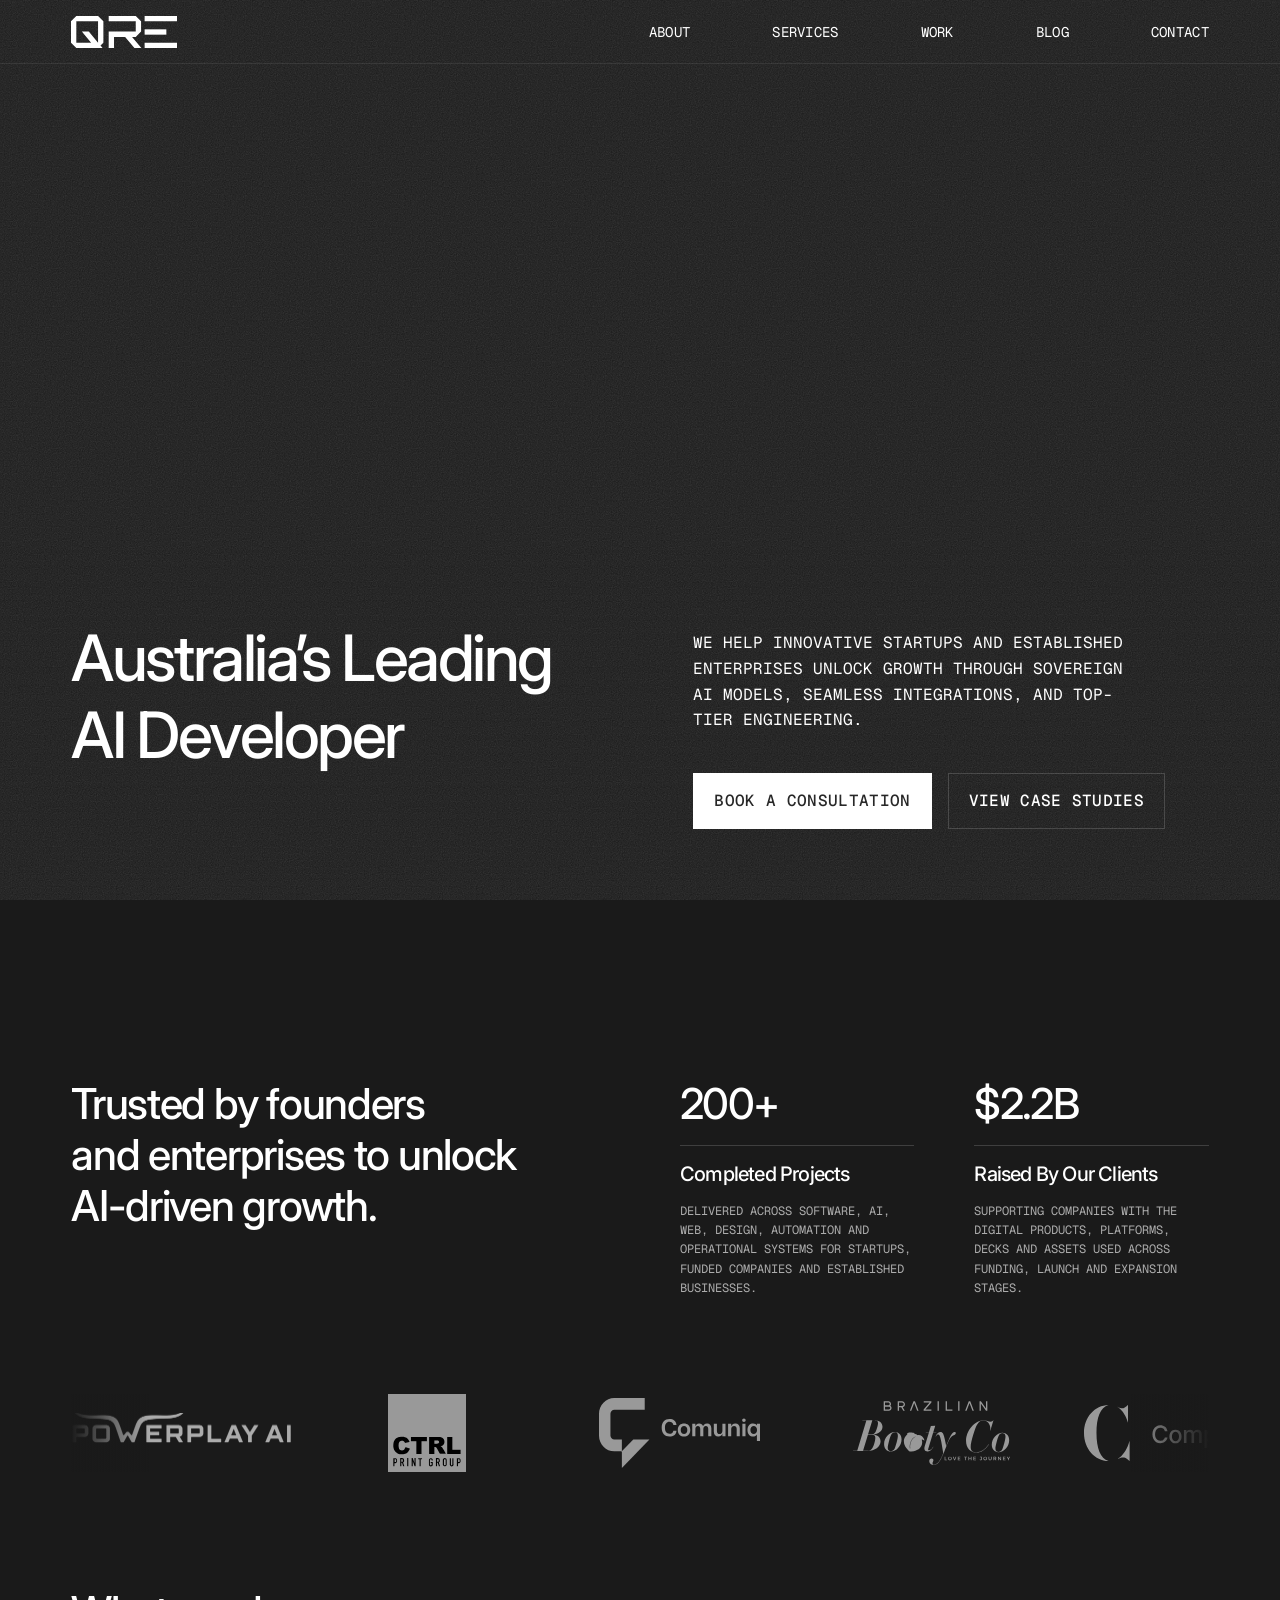
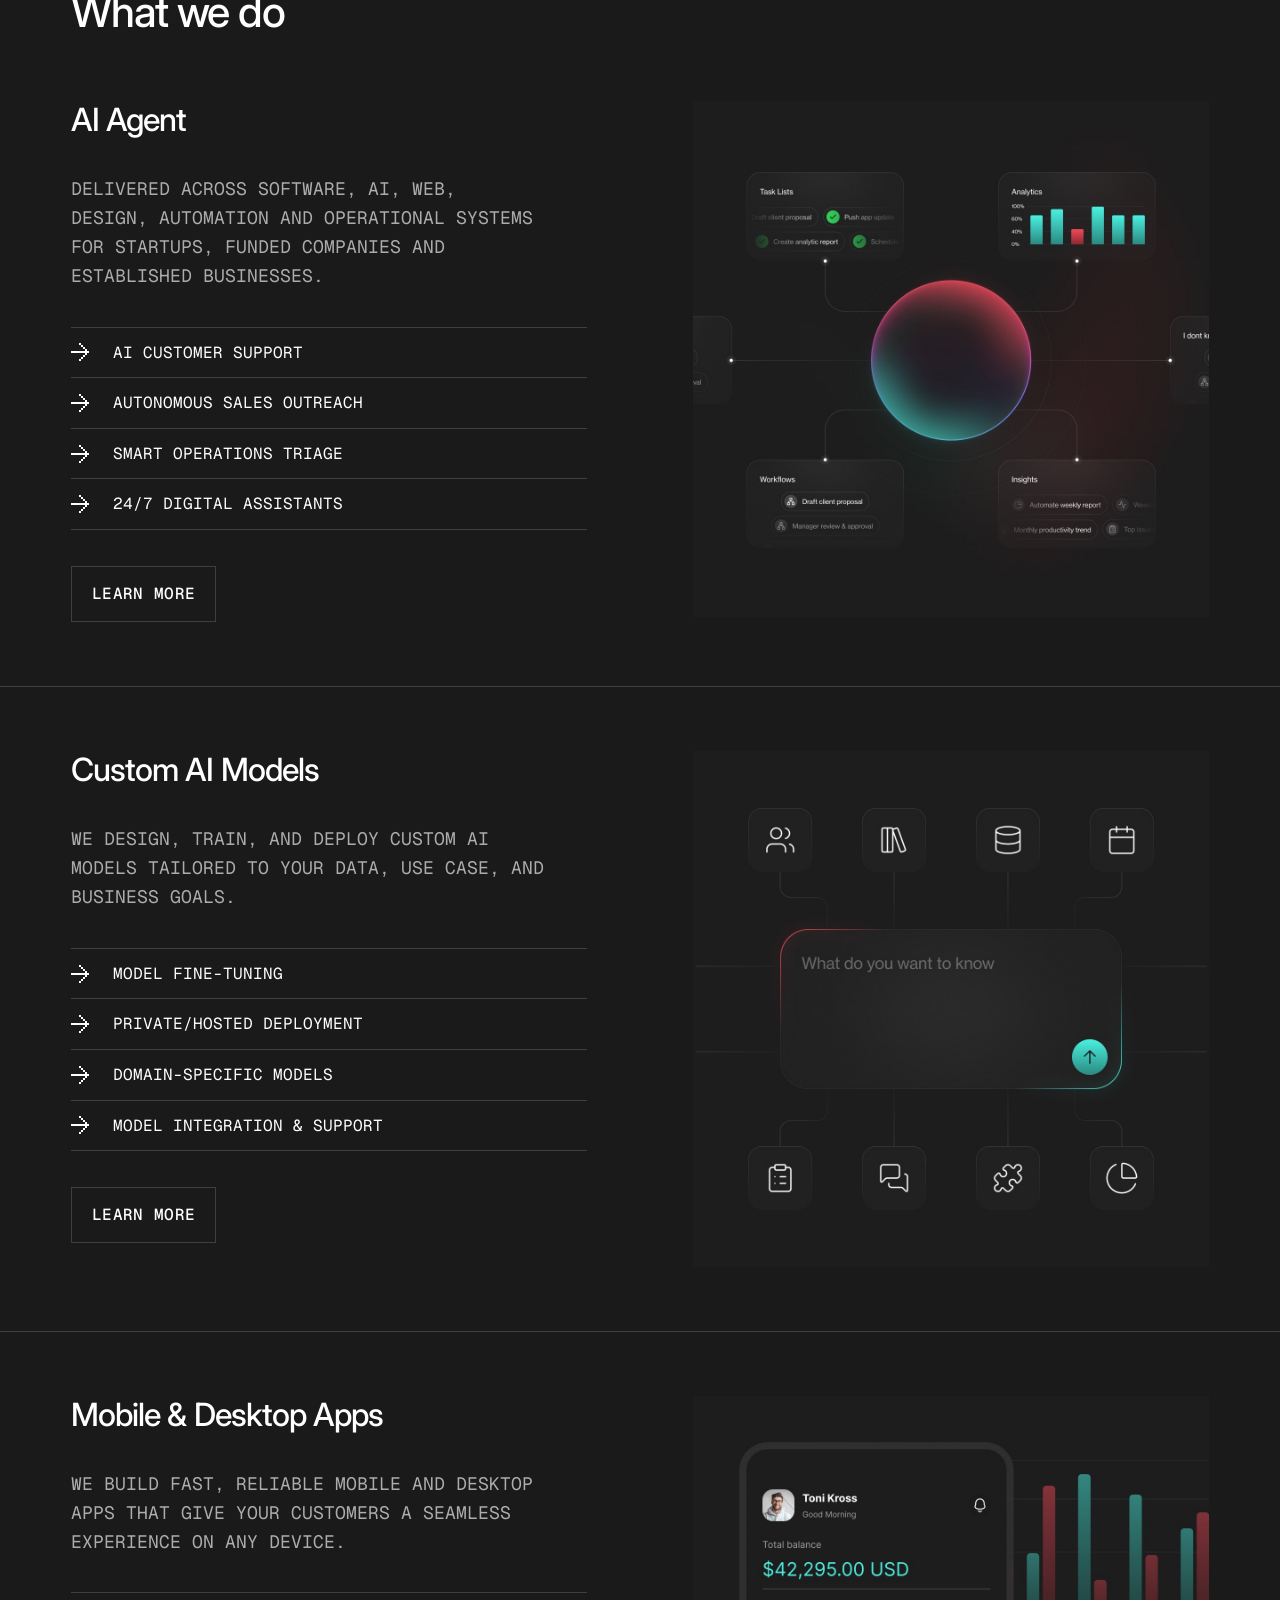
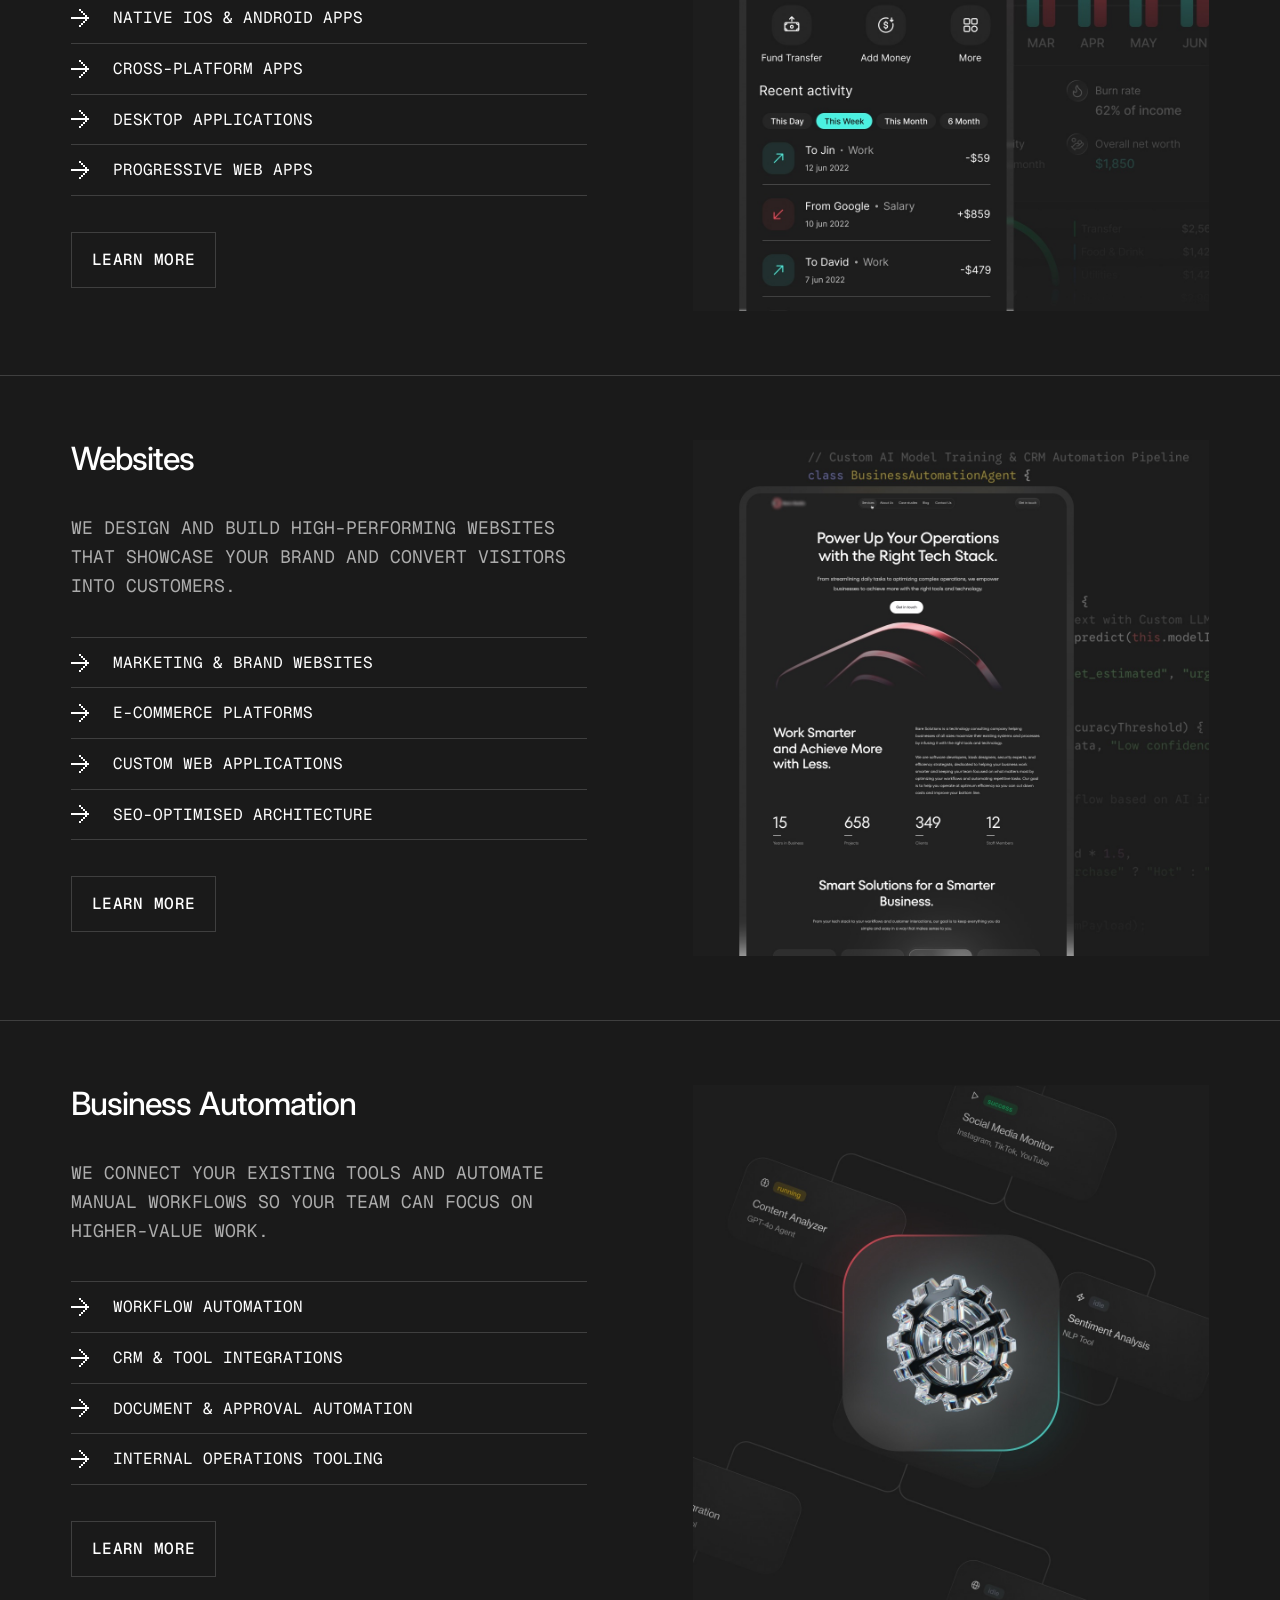
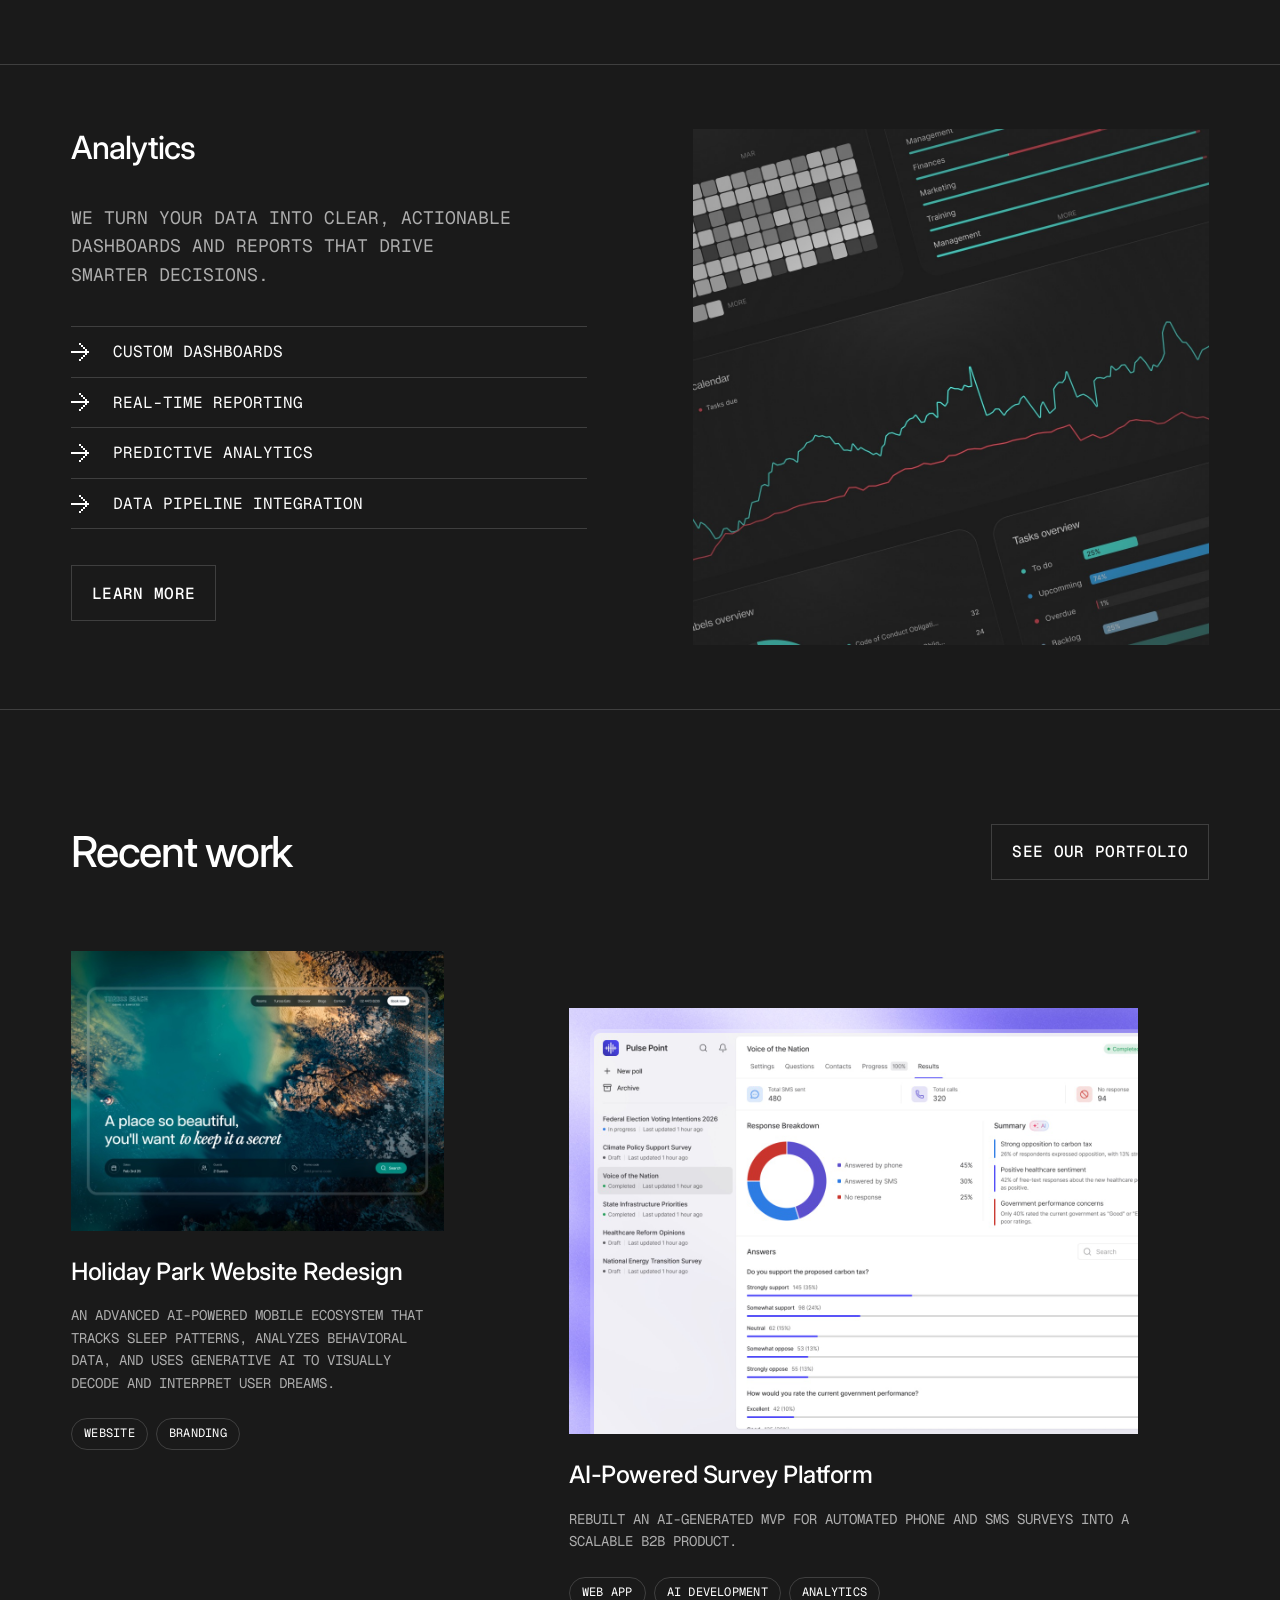
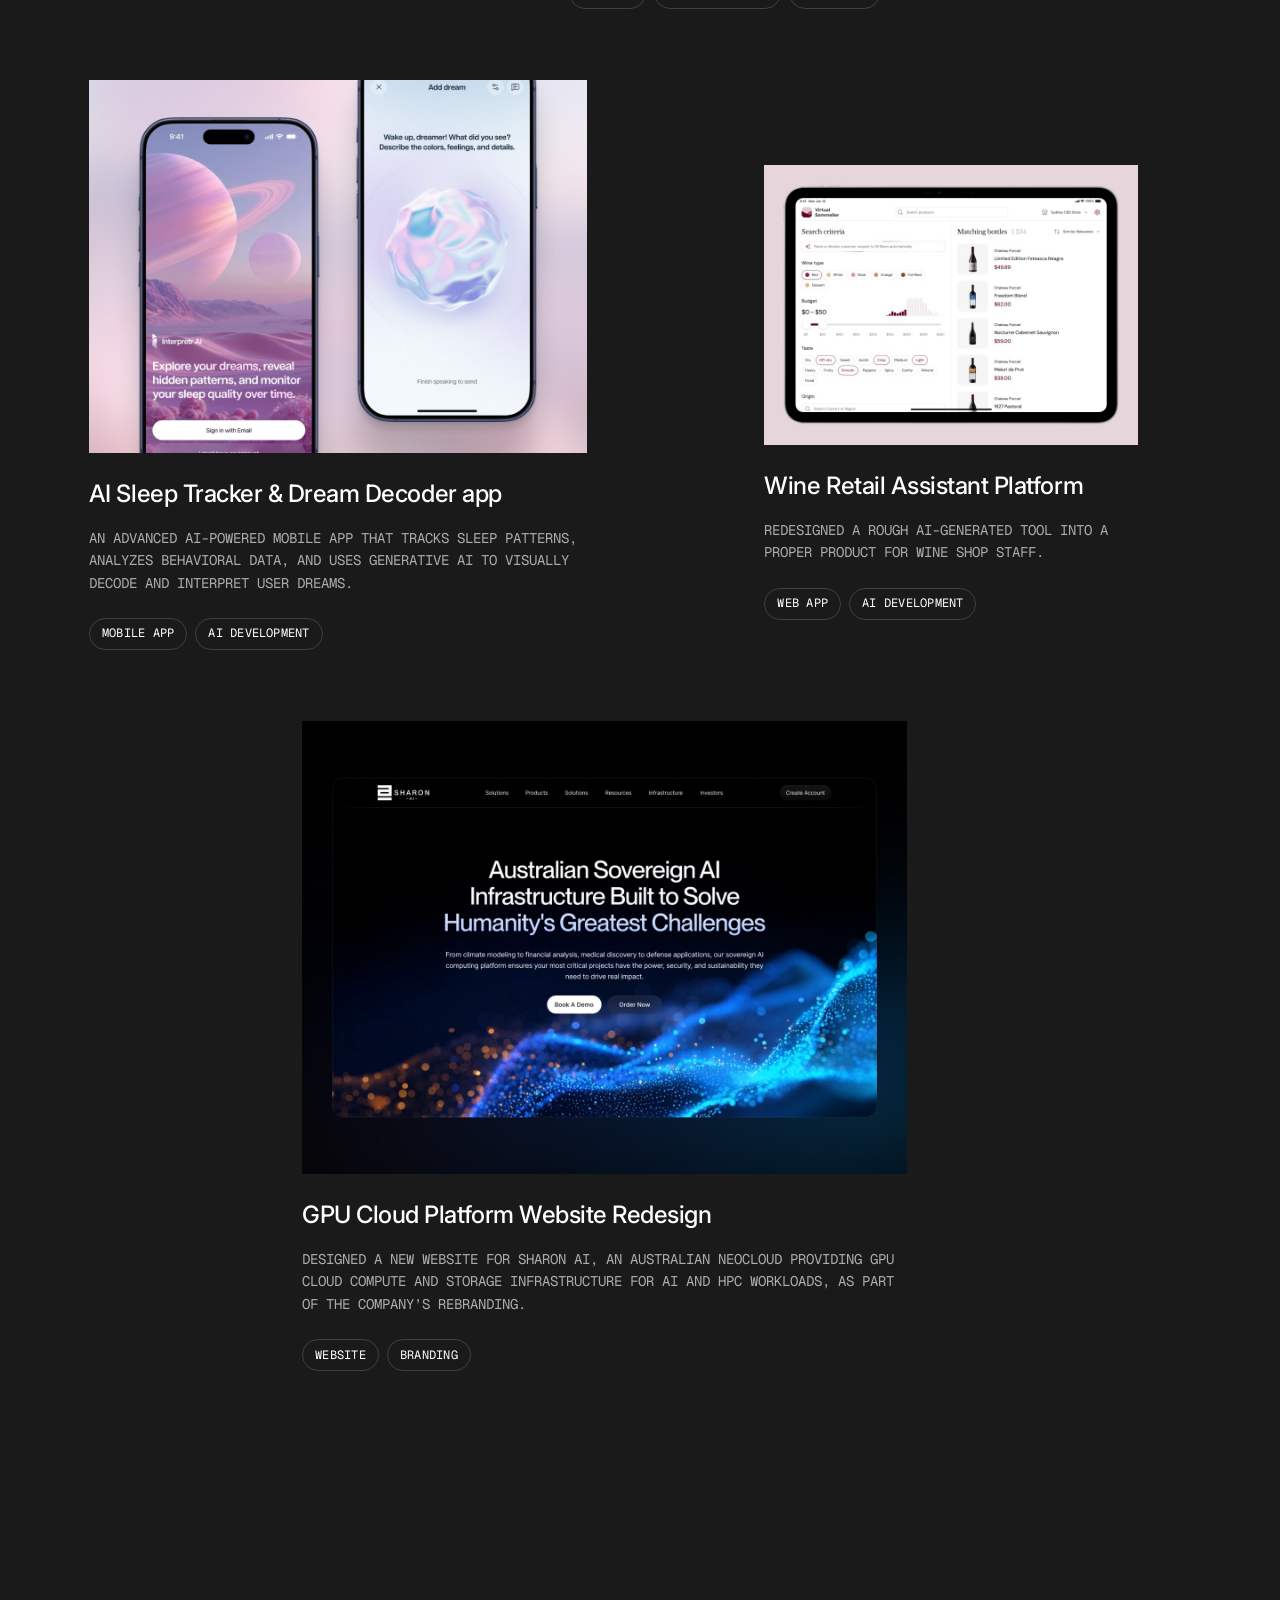
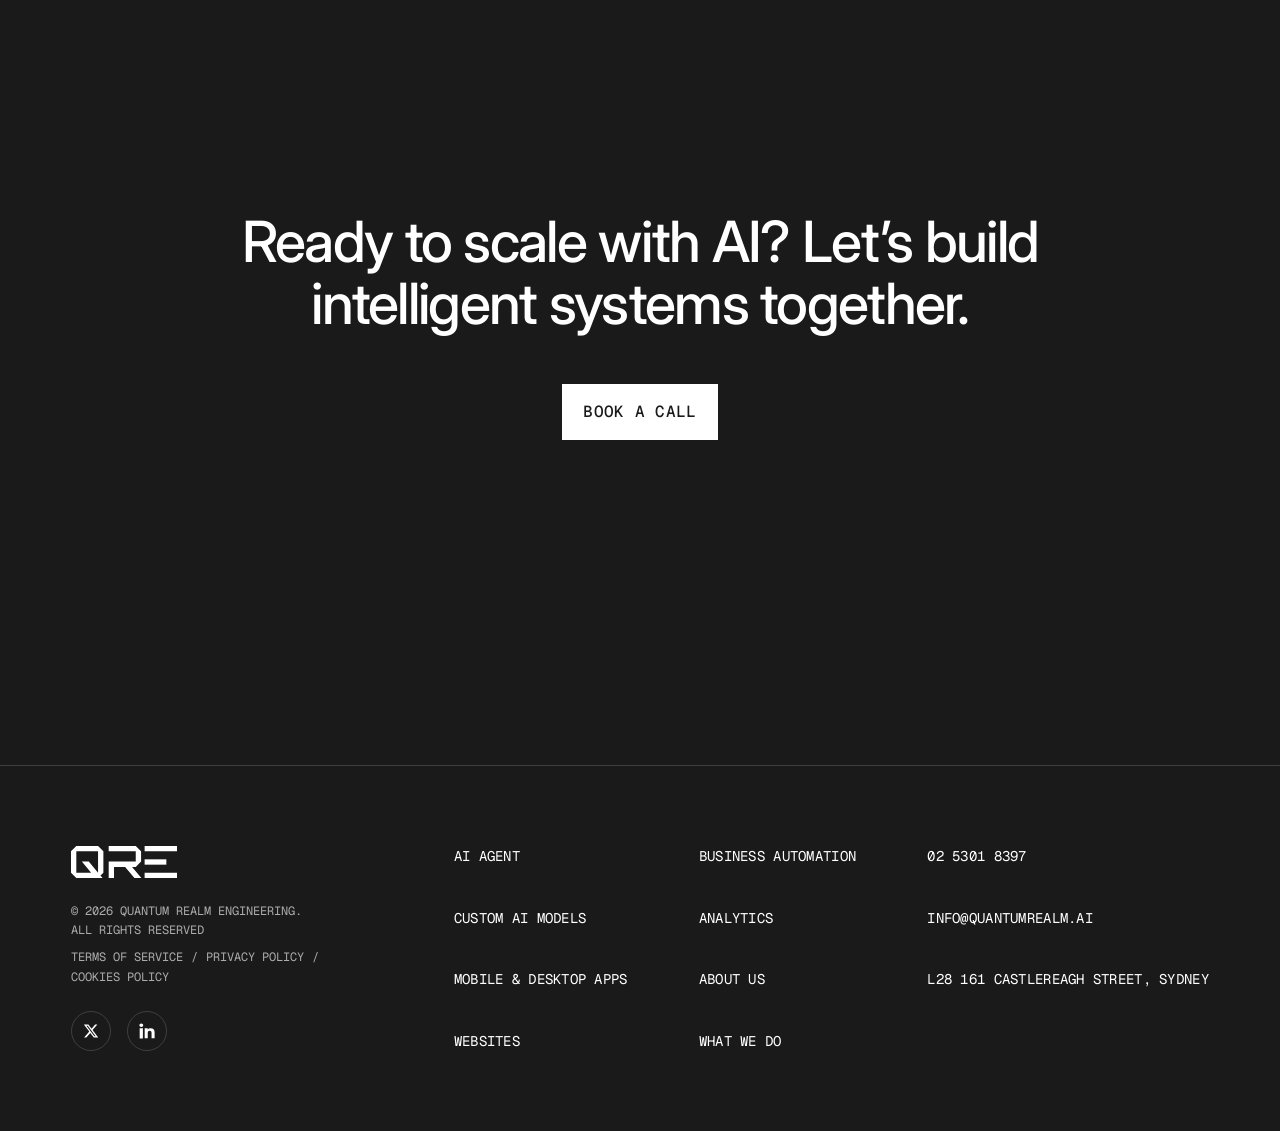
<file: index.html>
<!DOCTYPE html>
<!-- data-tone: the page's current tone, dark or light; site.js keeps it in step
     with the section at the middle of the screen (each section declares its own). -->
<html lang="en" data-tone="dark">
<head>
  <meta charset="UTF-8">
  <meta name="viewport" content="width=device-width, initial-scale=1">
  <title>QRE — Australia’s Leading AI Developer</title>
  <meta name="description" content="We help innovative startups and established enterprises unlock growth through sovereign AI models, seamless integrations, and top-tier engineering.">
  <link rel="preload" href="assets/fonts/inter-latin-opsz-normal.woff2" as="font" type="font/woff2" crossorigin>
  <link rel="preload" href="assets/fonts/geist-mono-latin-400-normal.woff2" as="font" type="font/woff2" crossorigin>
  <link rel="stylesheet" href="style.css">
  <!-- The intro (script.js): the page opens on the gem alone, then settles into the hero.
       Set before first paint so nothing else ever flashes; skipped with reduced motion.
       It always starts at the top: a reload part-way down would otherwise restore the
       scroll position and show the sections below. -->
  <script>
    if (!matchMedia('(prefers-reduced-motion: reduce)').matches) {
      document.documentElement.classList.add('is-intro');
      history.scrollRestoration = 'manual';
      scrollTo(0, 0);
    }
  </script>
  <script src="script.js" defer></script>
  <script src="site.js" defer></script>
</head>
<body>
  <!-- Film grain over the whole page while it's dark (style.css), so every dark section
       has the hero's texture and none of them ends on an edge. -->
  <div class="page-grain" aria-hidden="true"><div class="hero__noise"></div></div>
  <!-- Header 1: static, sits over the hero and scrolls away with it. -->
  <header class="site-header site-header--hero" data-header="hero">
    <a class="site-header__logo" href="/">
      <img src="assets/icons/qre-logo.svg" width="106" height="32" alt="QRE">
    </a>

    <button class="site-header__toggle" type="button" aria-expanded="false" aria-controls="site-nav-hero">Menu</button>

    <nav class="site-nav" id="site-nav-hero" aria-label="Primary">
      <ul class="site-nav__list">
        <li><a class="site-nav__link">About</a></li>
        <li><a class="site-nav__link">Services</a></li>
        <li><a class="site-nav__link">Work</a></li>
        <li><a class="site-nav__link">Blog</a></li>
        <li><a class="site-nav__link">Contact</a></li>
      </ul>
    </nav>
  </header>

  <!-- Header 2: fixed, dark; slides in past the hero (site.js). -->
  <header class="site-header site-header--sticky" data-header="sticky" inert>
    <a class="site-header__logo" href="/">
      <img src="assets/icons/qre-logo.svg" width="106" height="32" alt="QRE">
    </a>

    <button class="site-header__toggle" type="button" aria-expanded="false" aria-controls="site-nav-sticky">Menu</button>

    <nav class="site-nav" id="site-nav-sticky" aria-label="Primary, sticky">
      <ul class="site-nav__list">
        <li><a class="site-nav__link">About</a></li>
        <li><a class="site-nav__link">Services</a></li>
        <li><a class="site-nav__link">Work</a></li>
        <li><a class="site-nav__link">Blog</a></li>
        <li><a class="site-nav__link">Contact</a></li>
      </ul>
    </nav>
  </header>

  <main>
    <!-- Hero: one full-screen frame. The ASCII art is drawn into the canvas;
         script.js adds the hidden image/video element it samples from. -->
    <section class="hero" data-tone="dark" aria-labelledby="hero-title">
      <canvas class="hero__canvas" aria-hidden="true"></canvas>
      <div class="hero__noise" aria-hidden="true"></div>

      <div class="hero__content">
        <h1 class="hero__title" id="hero-title">Australia’s Leading AI Developer</h1>

        <div class="hero__aside">
          <p class="hero__lede">
            We help innovative startups and established enterprises unlock growth through
            sovereign AI models, seamless integrations, and top-tier engineering.
          </p>
          <div class="hero__actions">
            <a class="button button--primary" href="#contact">Book a consultation</a>
            <a class="button button--outline" href="#work">View case studies</a>
          </div>
        </div>
      </div>
    </section>

    <!-- Social proof & key metrics -->
    <section class="proof" data-tone="dark" aria-labelledby="proof-title">
      <div class="proof__intro">
        <h2 class="proof__title" id="proof-title">
          Trusted by founders <br>and enterprises to unlock <br>AI-driven growth.
        </h2>

        <dl class="metrics">
          <div class="metric">
            <dt class="metric__value">200+</dt>
            <dd class="metric__label">Completed Projects</dd>
            <dd class="metric__note">Delivered across software, AI, web, design, automation and operational systems for startups, funded companies and established businesses.</dd>
          </div>
          <div class="metric">
            <dt class="metric__value">$2.2B</dt>
            <dd class="metric__label">Raised By Our Clients</dd>
            <dd class="metric__note">Supporting companies with the digital products, platforms, decks and assets used across funding, launch and expansion stages.</dd>
          </div>
        </dl>
      </div>

      <!-- Client logos: an endless strip. The list is repeated once so the loop has no seam;
           the copy is hidden from assistive tech. -->
      <div class="logos">
        <div class="logos__track">
          <ul class="logos__list" aria-label="Clients">
            <li class="logo"><span class="logo__clip logo__clip--01"><span class="logo__mask logo__mask--01" role="img" aria-label="Powerplay AI"></span></span></li>
            <li class="logo"><img src="assets/logos/02.svg" width="78" height="78" alt="CTRL Print Group"></li>
            <li class="logo"><img src="assets/logos/03.svg" width="161" height="70" alt="Comuniq"></li>
            <li class="logo"><img src="assets/logos/04.svg" width="157" height="64" alt="Brazilian Booty Co"></li>
            <li class="logo"><img src="assets/logos/05.svg" width="198" height="56" alt="Compli One"></li>
            <li class="logo"><img src="assets/logos/06.svg" width="232" height="78" alt="NSW Government"></li>
            <li class="logo"><img src="assets/logos/07-xplorr.svg" width="160" height="27" alt="xplorr.ai"></li>
            <li class="logo"><img src="assets/logos/08-fill.svg" width="154" height="56" alt="Boston Trading Co"></li>
            <li class="logo"><span class="logo__mask logo__mask--09" role="img" aria-label="Client logo"></span></li>
            <li class="logo"><span class="logo__mask logo__mask--11" role="img" aria-label="SaucedIt"></span></li>
            <li class="logo"><span class="logo__mask logo__mask--12" role="img" aria-label="Client logo"></span></li>
          </ul>
          <ul class="logos__list" aria-hidden="true">
            <li class="logo"><span class="logo__clip logo__clip--01"><span class="logo__mask logo__mask--01"></span></span></li>
            <li class="logo"><img src="assets/logos/02.svg" width="78" height="78" alt=""></li>
            <li class="logo"><img src="assets/logos/03.svg" width="161" height="70" alt=""></li>
            <li class="logo"><img src="assets/logos/04.svg" width="157" height="64" alt=""></li>
            <li class="logo"><img src="assets/logos/05.svg" width="198" height="56" alt=""></li>
            <li class="logo"><img src="assets/logos/06.svg" width="232" height="78" alt=""></li>
            <li class="logo"><img src="assets/logos/07-xplorr.svg" width="160" height="27" alt=""></li>
            <li class="logo"><img src="assets/logos/08-fill.svg" width="154" height="56" alt=""></li>
            <li class="logo"><span class="logo__mask logo__mask--09"></span></li>
            <li class="logo"><span class="logo__mask logo__mask--11"></span></li>
            <li class="logo"><span class="logo__mask logo__mask--12"></span></li>
          </ul>
        </div>
      </div>
    </section>

    <!-- Services: each card pins under the header and the next one slides over it (site.js). -->
    <section class="services" id="services" data-tone="dark" aria-labelledby="services-title">
      <h2 class="services__title" id="services-title">What we do</h2>

      <div class="services__stack">
        <article class="service" id="ai-agents">
          <div class="service__inner">
            <div class="service__body">
              <h3 class="service__title">AI Agent</h3>
              <p class="service__lede">Delivered across software, AI, web, design, automation and operational systems for startups, funded companies and established businesses.</p>
              <ul class="service__list">
                <li>AI customer support</li>
                <li>Autonomous sales outreach</li>
                <li>Smart operations triage</li>
                <li>24/7 digital assistants</li>
              </ul>
              <a class="button button--outline" href="#ai-agents">Learn more</a>
            </div>
            <figure class="service__visual">
              <img src="assets/services/ai-agents@2x.jpg"
                   srcset="assets/services/ai-agents@2x.jpg 1160w, assets/services/ai-agents@4x.jpg 2320w"
                   sizes="(max-width: 768px) 100vw, 41vw" width="580" height="580" loading="lazy" decoding="async"
                   alt="An AI agent at the centre of task lists, analytics, workflows and insights panels.">
            </figure>
          </div>
        </article>

        <article class="service" id="custom-ai-models">
          <div class="service__inner">
            <div class="service__body">
              <h3 class="service__title">Custom AI Models</h3>
              <p class="service__lede">We design, train, and deploy custom AI models tailored to your data, use case, and business goals.</p>
              <ul class="service__list">
                <li>Model fine-tuning</li>
                <li>Private/hosted deployment</li>
                <li>Domain-specific models</li>
                <li>Model integration &amp; support</li>
              </ul>
              <a class="button button--outline" href="#custom-ai-models">Learn more</a>
            </div>
            <figure class="service__visual">
              <img src="assets/services/custom-ai-models@2x.jpg"
                   srcset="assets/services/custom-ai-models@2x.jpg 1160w, assets/services/custom-ai-models@4x.jpg 2320w"
                   sizes="(max-width: 768px) 100vw, 41vw" width="580" height="580" loading="lazy" decoding="async"
                   alt="A prompt box connected to data sources and tools above and below it.">
            </figure>
          </div>
        </article>

        <article class="service" id="mobile-desktop-apps">
          <div class="service__inner">
            <div class="service__body">
              <h3 class="service__title">Mobile &amp; Desktop Apps</h3>
              <p class="service__lede">We build fast, reliable mobile and desktop apps that give your customers a seamless experience on any device.</p>
              <ul class="service__list">
                <li>Native iOS &amp; Android apps</li>
                <li>Cross-platform apps</li>
                <li>Desktop applications</li>
                <li>Progressive web apps</li>
              </ul>
              <a class="button button--outline" href="#mobile-desktop-apps">Learn more</a>
            </div>
            <figure class="service__visual">
              <img src="assets/services/mobile-desktop-apps@2x.jpg"
                   srcset="assets/services/mobile-desktop-apps@2x.jpg 1160w, assets/services/mobile-desktop-apps@4x.jpg 2320w"
                   sizes="(max-width: 768px) 100vw, 41vw" width="580" height="580" loading="lazy" decoding="async"
                   alt="A banking app on a phone in front of a desktop chart dashboard.">
            </figure>
          </div>
        </article>

        <article class="service" id="websites">
          <div class="service__inner">
            <div class="service__body">
              <h3 class="service__title">Websites</h3>
              <p class="service__lede">We design and build high-performing websites that showcase your brand and convert visitors into customers.</p>
              <ul class="service__list">
                <li>Marketing &amp; brand websites</li>
                <li>E-commerce platforms</li>
                <li>Custom web applications</li>
                <li>SEO-optimised architecture</li>
              </ul>
              <a class="button button--outline" href="#websites">Learn more</a>
            </div>
            <figure class="service__visual">
              <img src="assets/services/websites@2x.jpg"
                   srcset="assets/services/websites@2x.jpg 1160w, assets/services/websites@4x.jpg 2320w"
                   sizes="(max-width: 768px) 100vw, 41vw" width="580" height="580" loading="lazy" decoding="async"
                   alt="A website design on a phone screen over lines of code.">
            </figure>
          </div>
        </article>

        <article class="service" id="business-automation">
          <div class="service__inner">
            <div class="service__body">
              <h3 class="service__title">Business Automation</h3>
              <p class="service__lede">We connect your existing tools and automate manual workflows so your team can focus on higher-value work.</p>
              <ul class="service__list">
                <li>Workflow automation</li>
                <li>CRM &amp; tool integrations</li>
                <li>Document &amp; approval automation</li>
                <li>Internal operations tooling</li>
              </ul>
              <a class="button button--outline" href="#business-automation">Learn more</a>
            </div>
            <figure class="service__visual">
              <img src="assets/services/business-automation@2x.jpg"
                   srcset="assets/services/business-automation@2x.jpg 1160w, assets/services/business-automation@4x.jpg 2320w"
                   sizes="(max-width: 768px) 100vw, 41vw" width="580" height="580" loading="lazy" decoding="async"
                   alt="A glowing gear surrounded by connected workflow cards.">
            </figure>
          </div>
        </article>

        <article class="service" id="analytics">
          <div class="service__inner">
            <div class="service__body">
              <h3 class="service__title">Analytics</h3>
              <p class="service__lede">We turn your data into clear, actionable dashboards and reports that drive smarter decisions.</p>
              <ul class="service__list">
                <li>Custom dashboards</li>
                <li>Real-time reporting</li>
                <li>Predictive analytics</li>
                <li>Data pipeline integration</li>
              </ul>
              <a class="button button--outline" href="#analytics">Learn more</a>
            </div>
            <figure class="service__visual">
              <img src="assets/services/analytics@2x.jpg"
                   srcset="assets/services/analytics@2x.jpg 1160w, assets/services/analytics@4x.jpg 2320w"
                   sizes="(max-width: 768px) 100vw, 41vw" width="580" height="580" loading="lazy" decoding="async"
                   alt="Analytics dashboards with heatmaps, bar charts and a trend line.">
            </figure>
          </div>
        </article>
      </div>
    </section>

    <!-- Recent work: case studies in a staggered layout. Hovering an image bends it under
         a glass lens (site.js). -->
    <section class="work" id="work" data-tone="dark" aria-labelledby="work-title">
      <div class="work__head">
        <h2 class="work__title" id="work-title">Recent work</h2>
        <a class="button button--outline" href="#work">See our portfolio</a>
      </div>

      <div class="work__grid">
        <!-- Summary is duplicated from the Sleep Tracker card in the Figma file; kept as
             designed until the real copy is written. -->
        <article class="case">
          <figure class="case__visual">
            <img src="assets/cases/holiday-park@2x.jpg"
                 srcset="assets/cases/holiday-park@2x.jpg 840w, assets/cases/holiday-park@4x.jpg 1680w"
                 sizes="(max-width: 768px) 100vw, (max-width: 1024px) 45vw, 29vw" width="420" height="315"
                 loading="lazy" decoding="async"
                 alt="A holiday park website over an aerial photo of a turquoise bay: “A place so beautiful, you’ll want to keep it a secret”.">
          </figure>
          <div class="case__text">
            <h3 class="case__title">Holiday Park Website Redesign</h3>
            <p class="case__summary">An advanced AI-powered mobile ecosystem that tracks sleep patterns, analyzes behavioral data, and uses generative AI to visually decode and interpret user dreams.</p>
          </div>
          <ul class="case__tags">
            <li class="tag">Website</li>
            <li class="tag">Branding</li>
          </ul>
        </article>

        <article class="case">
          <figure class="case__visual">
            <img src="assets/cases/survey-platform@2x.jpg"
                 srcset="assets/cases/survey-platform@2x.jpg 1280w, assets/cases/survey-platform@4x.jpg 2560w"
                 sizes="(max-width: 768px) 100vw, (max-width: 1024px) 45vw, 44vw" width="640" height="480"
                 loading="lazy" decoding="async"
                 alt="A survey results dashboard with a response breakdown chart and answer tallies.">
          </figure>
          <div class="case__text">
            <h3 class="case__title">AI-Powered Survey Platform</h3>
            <p class="case__summary">Rebuilt an AI-generated MVP for automated phone and SMS surveys into a scalable B2B product.</p>
          </div>
          <ul class="case__tags">
            <li class="tag">Web app</li>
            <li class="tag">AI development</li>
            <li class="tag">Analytics</li>
          </ul>
        </article>

        <article class="case">
          <figure class="case__visual">
            <img src="assets/cases/sleep-tracker@2x.jpg"
                 srcset="assets/cases/sleep-tracker@2x.jpg 1120w, assets/cases/sleep-tracker@4x.jpg 2240w"
                 sizes="(max-width: 768px) 100vw, (max-width: 1024px) 45vw, 39vw" width="560" height="420"
                 loading="lazy" decoding="async"
                 alt="Two phones showing a dream journal app: a purple planet landscape and an iridescent orb.">
          </figure>
          <div class="case__text">
            <h3 class="case__title">AI Sleep Tracker &amp; Dream Decoder app</h3>
            <p class="case__summary">An advanced AI-powered mobile app that tracks sleep patterns, analyzes behavioral data, and uses generative AI to visually decode and interpret user dreams.</p>
          </div>
          <ul class="case__tags">
            <li class="tag">Mobile app</li>
            <li class="tag">AI development</li>
          </ul>
        </article>

        <article class="case">
          <figure class="case__visual">
            <img src="assets/cases/wine-retail@2x.jpg"
                 srcset="assets/cases/wine-retail@2x.jpg 840w, assets/cases/wine-retail@4x.jpg 1680w"
                 sizes="(max-width: 768px) 100vw, (max-width: 1024px) 45vw, 29vw" width="420" height="315"
                 loading="lazy" decoding="async"
                 alt="A tablet showing a wine search app with filters and a list of matching bottles.">
          </figure>
          <div class="case__text">
            <h3 class="case__title">Wine Retail Assistant Platform</h3>
            <p class="case__summary">Redesigned a rough AI-generated tool into a proper product for wine shop staff.</p>
          </div>
          <ul class="case__tags">
            <li class="tag">Web app</li>
            <li class="tag">AI development</li>
          </ul>
        </article>

        <article class="case">
          <figure class="case__visual">
            <img src="assets/cases/gpu-cloud@2x.jpg"
                 srcset="assets/cases/gpu-cloud@2x.jpg 1360w, assets/cases/gpu-cloud@4x.jpg 2720w"
                 sizes="(max-width: 768px) 100vw, (max-width: 1024px) 45vw, 47vw" width="680" height="510"
                 loading="lazy" decoding="async"
                 alt="The Sharon AI website: “Australian Sovereign AI Infrastructure Built to Solve Humanity’s Greatest Challenges” over a blue particle wave.">
          </figure>
          <div class="case__text">
            <h3 class="case__title">GPU Cloud Platform Website Redesign</h3>
            <p class="case__summary">Designed a new website for Sharon AI, an Australian Neocloud providing GPU cloud compute and storage infrastructure for AI and HPC workloads, as part of the company’s rebranding.</p>
          </div>
          <ul class="case__tags">
            <li class="tag">Website</li>
            <li class="tag">Branding</li>
          </ul>
        </article>
      </div>
    </section>

    <!-- Contact: the page turns dark as this reaches the middle of the screen. -->
    <section class="cta" id="contact" data-tone="dark" aria-labelledby="cta-title">
      <!-- The gem again, dimmer, with the hero's hover (script.js, end of file), fading out towards
           the section's edges. -->
      <div class="cta__backdrop" aria-hidden="true">
        <canvas class="cta__art"></canvas>
      </div>
      <h2 class="cta__title" id="cta-title">
        <span class="cta__kicker">Ready to scale with AI?</span>
        Let’s&nbsp;build intelligent systems together.
      </h2>
      <button class="button button--primary cta__button" type="button" data-drawer-open="consultation">Book a call</button>
    </section>
  </main>

  <!-- Consultation drawer (site.js 8): slides in from the right; full screen on
       phones. Always dark, whatever the page tone. The form has no backend yet:
       submitting shows the thank-you state. -->
  <dialog class="drawer" id="consultation" aria-labelledby="drawer-title">
    <div class="drawer__panel">
      <button class="drawer__close" type="button" data-drawer-close aria-label="Close">
        <svg viewBox="0 0 18 18" width="18" height="18" aria-hidden="true"><path d="M2 18H0V16H2V18ZM18 16V18H16V16H18ZM4 16H2V14H4V16ZM16 14V16H14V14H16ZM6 14H4V12H6V14ZM14 12V14H12V12H14ZM8 12H6V10H8V12ZM12 10V12H10V10H12ZM10 8V10H8V8H10ZM8 8H6V6H8V8ZM12 6V8H10V6H12ZM6 6H4V4H6V6ZM14 4V6H12V4H14ZM4 4H2V2H4V4ZM16 2V4H14V2H16ZM2 2H0V0H2V2ZM18 0V2H16V0H18Z" fill="currentColor"/></svg>
      </button>

      <form class="drawer__form" novalidate>
        <div class="drawer__body">
          <div class="drawer__team" aria-hidden="true">
            <img src="assets/team/team-1.jpg" alt="" width="48" height="48">
            <img src="assets/team/team-2.jpg" alt="" width="48" height="48">
            <img src="assets/team/team-3.jpg" alt="" width="48" height="48">
          </div>
          <h2 class="drawer__title" id="drawer-title">Get a free consultation</h2>
          <p class="drawer__lead">We will set up a meeting in 24 hours.</p>

          <div class="drawer__fields">
            <div class="field">
              <input class="field__input" id="consult-email" name="email" type="email" autocomplete="email" placeholder=" " required>
              <label class="field__label" for="consult-email">E-mail</label>
            </div>
            <div class="field">
              <input class="field__input" id="consult-company" name="company" type="text" autocomplete="organization" placeholder=" ">
              <label class="field__label" for="consult-company">Company Name</label>
            </div>
            <div class="field">
              <textarea class="field__input field__input--area" id="consult-message" name="message" rows="4" placeholder=" "></textarea>
              <label class="field__label" for="consult-message">Want to add anything else?</label>
            </div>
          </div>

          <div class="drawer__footer">
            <label class="consent">
              <input class="consent__box" type="checkbox" name="consent" required>
              <span class="consent__text">By checking this box, I acknowledge that I have familiarized with and agree to be bound by the <a>Terms of Service</a> and I accept the <a>Privacy Policy</a></span>
            </label>
            <button class="button button--primary drawer__submit" type="submit">Send request</button>
          </div>
        </div>
      </form>

      <div class="drawer__done" hidden>
        <h2 class="drawer__title">Thank you</h2>
        <p class="drawer__lead">We’ll be in touch within 24 hours to set up the meeting.</p>
        <button class="button button--outline" type="button" data-drawer-close>Close</button>
      </div>
    </div>
  </dialog>

  <!-- Footer: the services from the cards above, the rest from quantumrealm.ai's
       footer. The links are placeholders (no href), so they look and hover like
       links but go nowhere yet. -->
  <footer class="site-footer" data-tone="dark">
    <div class="site-footer__brand">
      <span class="site-footer__logo" role="img" aria-label="QRE"></span>
      <div class="site-footer__fine">
        <p class="site-footer__copyright">© 2026 Quantum Realm Engineering.<br> All rights reserved</p>
        <nav aria-label="Legal">
          <ul class="site-footer__legal">
            <li><a>Terms of service</a></li>
            <li><a>Privacy Policy</a></li>
            <li><a>Cookies Policy</a></li>
          </ul>
        </nav>
      </div>
      <ul class="site-footer__social">
        <li><a class="site-footer__social-link site-footer__social-link--x"><span class="visually-hidden">X</span></a></li>
        <li><a class="site-footer__social-link site-footer__social-link--linkedin"><span class="visually-hidden">LinkedIn</span></a></li>
      </ul>
    </div>

    <nav class="site-footer__nav" aria-label="Footer">
      <ul class="site-footer__links site-footer__pages">
        <li><a>AI Agent</a></li>
        <li><a>Custom AI Models</a></li>
        <li><a>Mobile &amp; Desktop Apps</a></li>
        <li><a>Websites</a></li>
        <li><a>Business Automation</a></li>
        <li><a>Analytics</a></li>
        <li><a>About us</a></li>
        <li><a>What We Do</a></li>
      </ul>

      <ul class="site-footer__links site-footer__contacts">
        <li><a>02 5301 8397</a></li>
        <li><a>info@quantumrealm.ai</a></li>
        <li><a>L28 161 Castlereagh Street, Sydney</a></li>
      </ul>
    </nav>
  </footer>
</body>
</html>
</file>
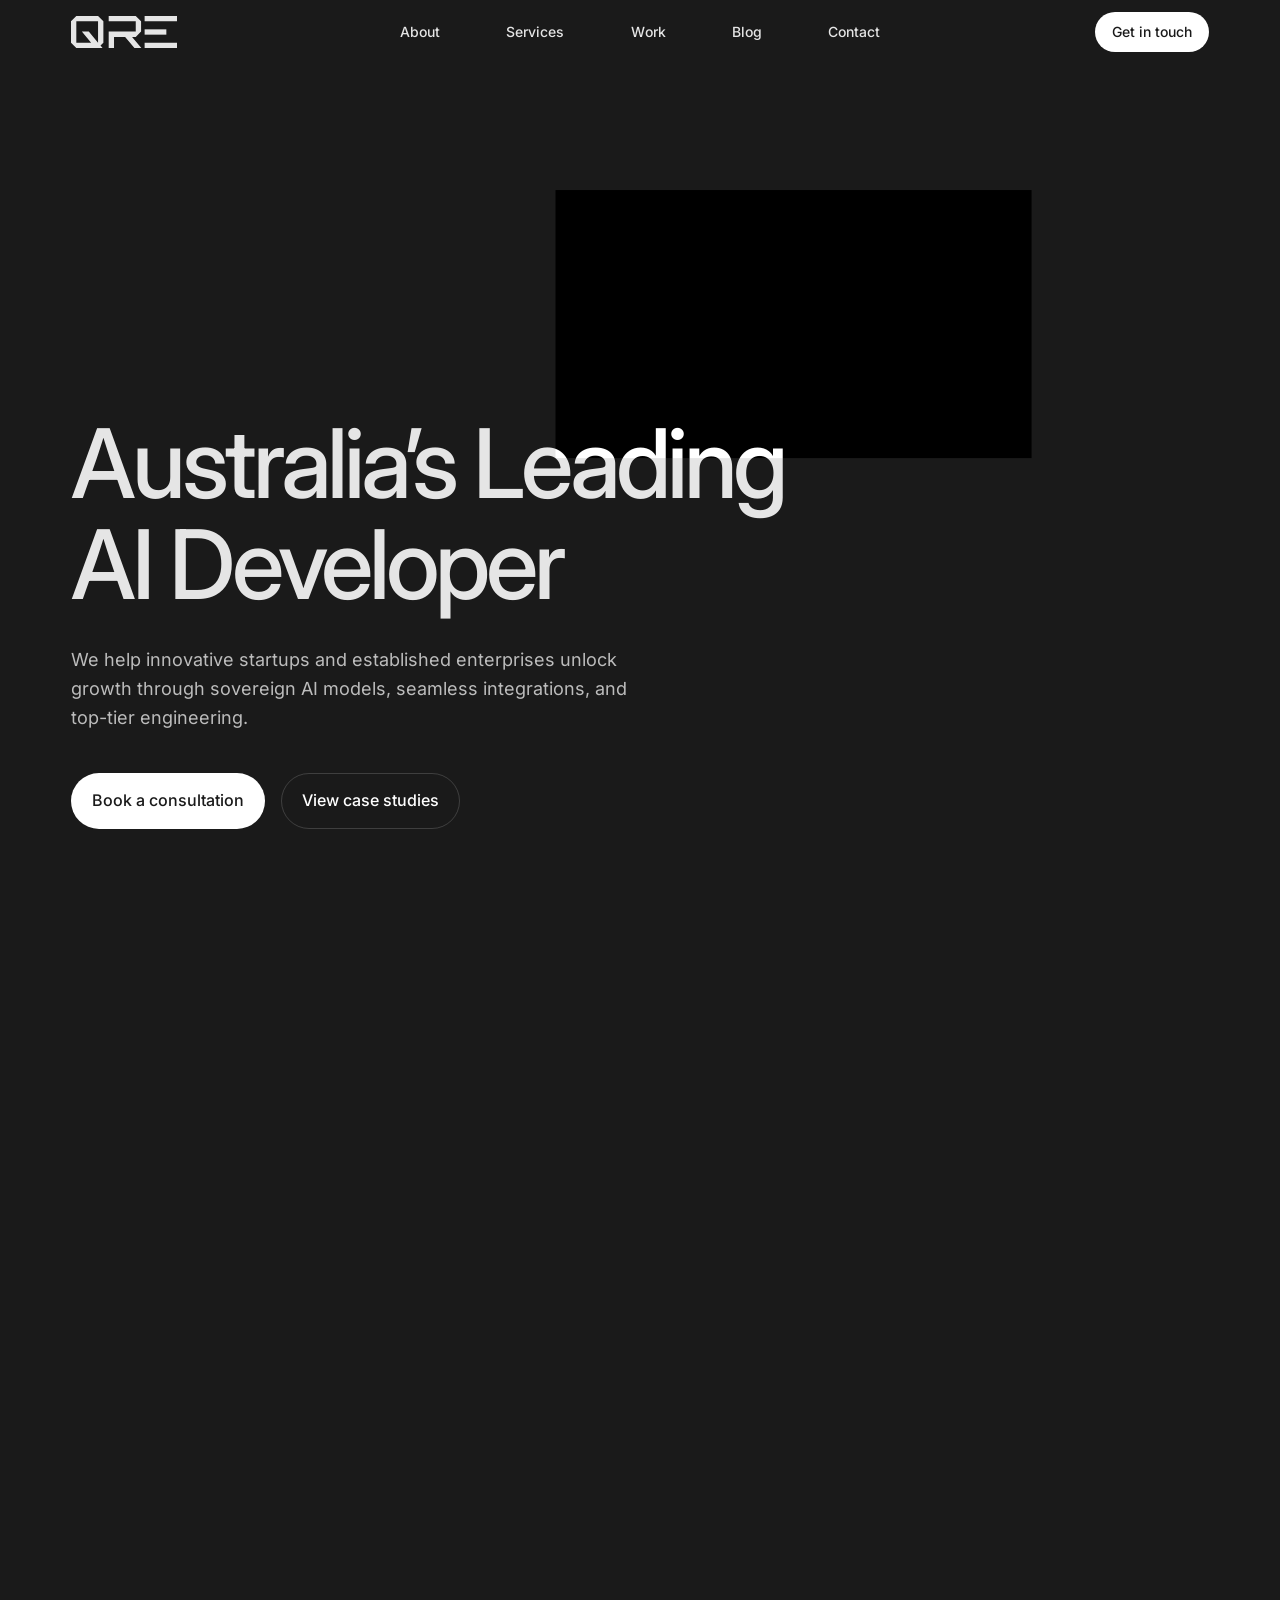
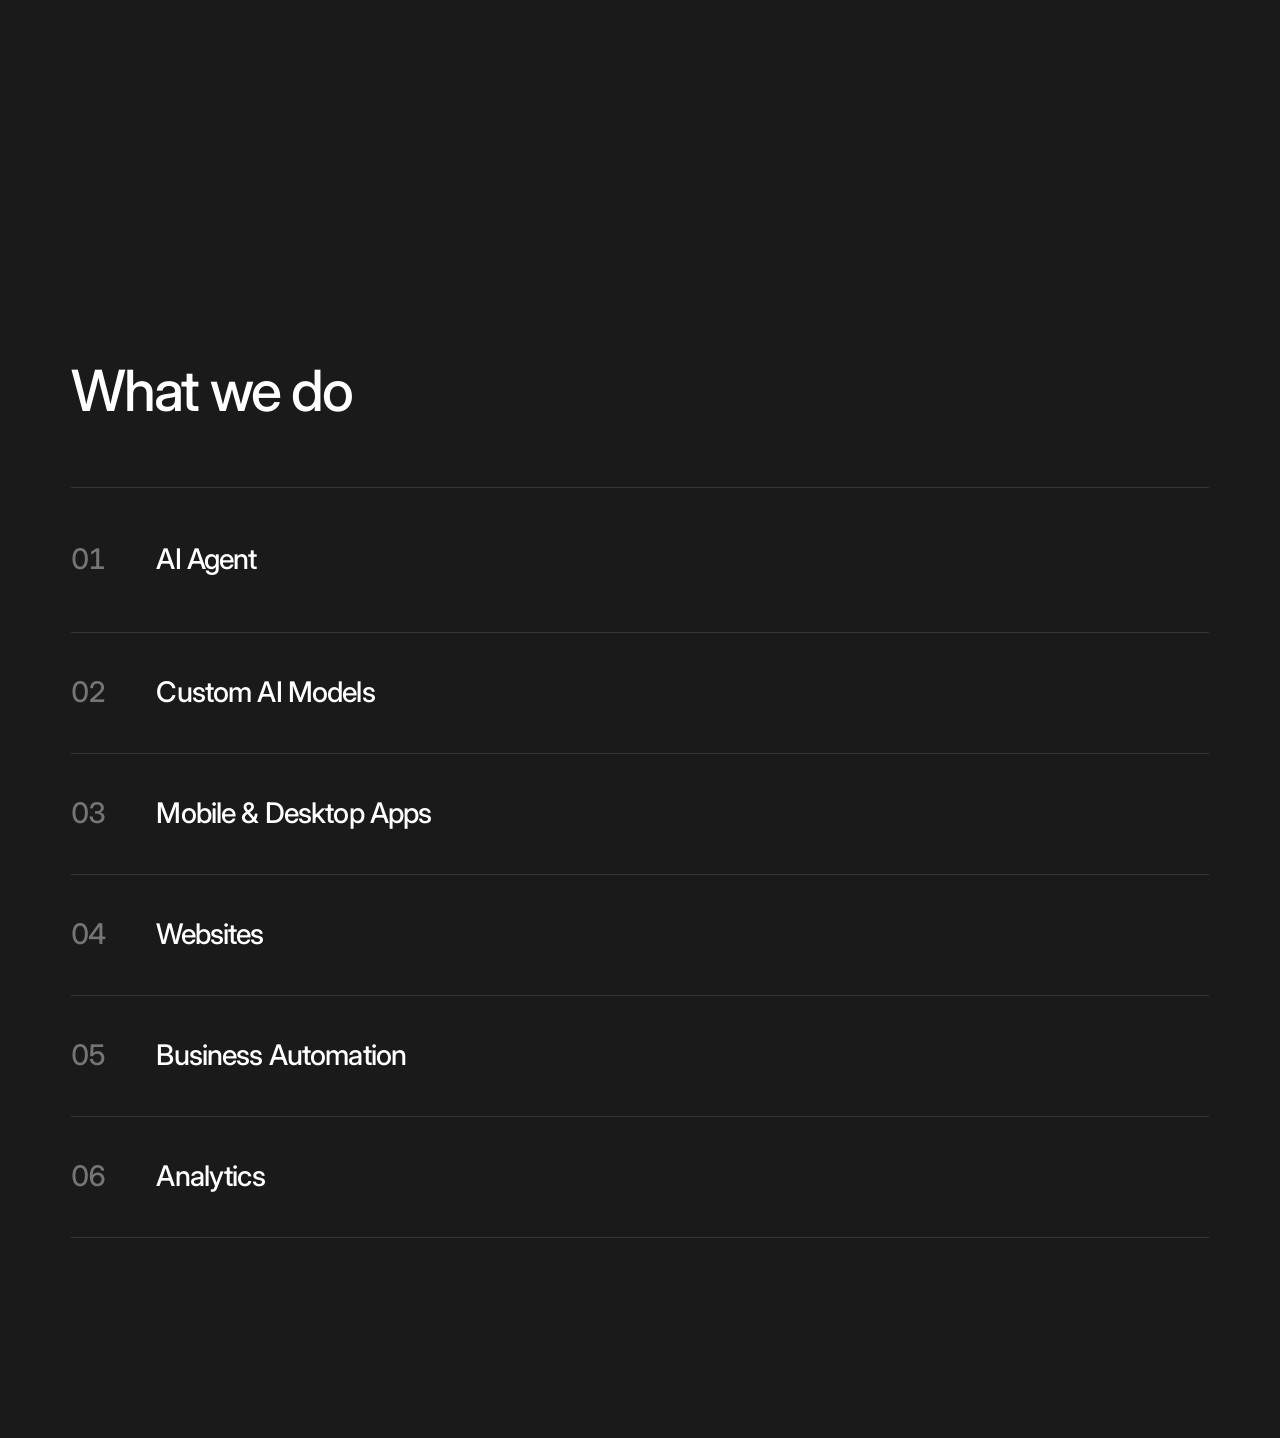
<file: option-2-cursor-reel/index.html>
<!DOCTYPE html>
<!-- Option 2: the hero from Option 1 (../index.html) without the ASCII gem,
     set entirely in Inter: Inter Display for titles, Inter for text. -->
<html lang="en">
<head>
  <meta charset="UTF-8">
  <meta name="viewport" content="width=device-width, initial-scale=1">
  <title>QRE — Australia’s Leading AI Developer</title>
  <meta name="description" content="We help innovative startups and established enterprises unlock growth through sovereign AI models, seamless integrations, and top-tier engineering.">
  <link rel="preload" href="../assets/fonts/inter-latin-opsz-normal.woff2" as="font" type="font/woff2" crossorigin>
  <link rel="stylesheet" href="style.css">
  <script src="site.js" defer></script>
</head>
<body>
  <!-- The header is fixed and drawn in difference mode, so its white type
       inverts whatever passes under it (the reel, a service image). The
       Get in touch button sits outside it, so it stays a solid white pill. -->
  <header class="site-header" data-header="hero">
    <a class="site-header__logo" href="./">
      <img src="../assets/icons/qre-logo.svg" width="106" height="32" alt="QRE">
    </a>

    <button class="site-header__toggle" type="button" aria-expanded="false" aria-controls="site-nav">Menu</button>

    <!-- Placeholders for now: no real links yet. -->
    <nav class="site-nav" id="site-nav" aria-label="Primary">
      <ul class="site-nav__list">
        <li><a class="site-nav__link">About</a></li>
        <li><a class="site-nav__link">Services</a></li>
        <li><a class="site-nav__link">Work</a></li>
        <li><a class="site-nav__link">Blog</a></li>
        <li><a class="site-nav__link">Contact</a></li>
      </ul>
    </nav>
  </header>

  <a class="button button--primary button--small header-cta" href="#contact">Get in touch</a>

  <main>
    <section class="hero" aria-labelledby="hero-title">
      <div class="hero__content">
        <h1 class="hero__title" id="hero-title">Australia’s Leading AI Developer</h1>
        <p class="hero__lede">
          We help innovative startups and established enterprises unlock growth through
          sovereign AI models, seamless integrations, and top-tier engineering.
        </p>
        <div class="hero__actions">
          <a class="button button--primary" href="#contact">Book a consultation</a>
          <a class="button button--outline" href="#work">View case studies</a>
        </div>
      </div>
    </section>

    <!-- Showreel: one full screen, straight after the hero. The video itself is
         the fixed .reel below: small and following the cursor over the hero, it
         grows into this frame as the page scrolls (site.js 3). The latest cut
         (showreel/out/qre-showreel-v2.mp4), re-encoded for the web. -->
    <section class="showreel" aria-label="Showreel"></section>

    <!-- Services: a numbered list in three columns: number and name, the
         image (hidden until the row is hovered), the description (likewise).
         The descriptions are Option 1's service-card ledes (site.js 4). -->
    <section class="services" id="services" aria-labelledby="services-title">
      <h2 class="services__title" id="services-title">What we do</h2>
      <ol class="services__list">
        <li class="services__item">
          <span class="services__index">01</span>
          <span class="services__name">AI Agent</span>
          <div class="services__media"><img src="../assets/services/ai-agents@2x.jpg" width="580" height="580" alt="" loading="lazy" decoding="async"></div>
          <p class="services__desc">Delivered across software, AI, web, design, automation and operational systems for startups, funded companies and established businesses.</p>
        </li>
        <li class="services__item">
          <span class="services__index">02</span>
          <span class="services__name">Custom AI Models</span>
          <div class="services__media"><img src="../assets/services/custom-ai-models@2x.jpg" width="580" height="580" alt="" loading="lazy" decoding="async"></div>
          <p class="services__desc">We design, train, and deploy custom AI models tailored to your data, use case, and business goals.</p>
        </li>
        <li class="services__item">
          <span class="services__index">03</span>
          <span class="services__name">Mobile &amp; Desktop Apps</span>
          <div class="services__media"><img src="../assets/services/mobile-desktop-apps@2x.jpg" width="580" height="580" alt="" loading="lazy" decoding="async"></div>
          <p class="services__desc">We build fast, reliable mobile and desktop apps that give your customers a seamless experience on any device.</p>
        </li>
        <li class="services__item">
          <span class="services__index">04</span>
          <span class="services__name">Websites</span>
          <div class="services__media"><img src="../assets/services/websites@2x.jpg" width="580" height="580" alt="" loading="lazy" decoding="async"></div>
          <p class="services__desc">We design and build high-performing websites that showcase your brand and convert visitors into customers.</p>
        </li>
        <li class="services__item">
          <span class="services__index">05</span>
          <span class="services__name">Business Automation</span>
          <div class="services__media"><img src="../assets/services/business-automation@2x.jpg" width="580" height="580" alt="" loading="lazy" decoding="async"></div>
          <p class="services__desc">We connect your existing tools and automate manual workflows so your team can focus on higher-value work.</p>
        </li>
        <li class="services__item">
          <span class="services__index">06</span>
          <span class="services__name">Analytics</span>
          <div class="services__media"><img src="../assets/services/analytics@2x.jpg" width="580" height="580" alt="" loading="lazy" decoding="async"></div>
          <p class="services__desc">We turn your data into clear, actionable dashboards and reports that drive smarter decisions.</p>
        </li>
      </ol>
    </section>
  </main>

  <div class="reel" aria-hidden="true">
    <video class="reel__video" src="media/showreel.mp4" autoplay muted loop playsinline preload="auto"></video>
  </div>
</body>
</html>
</file>
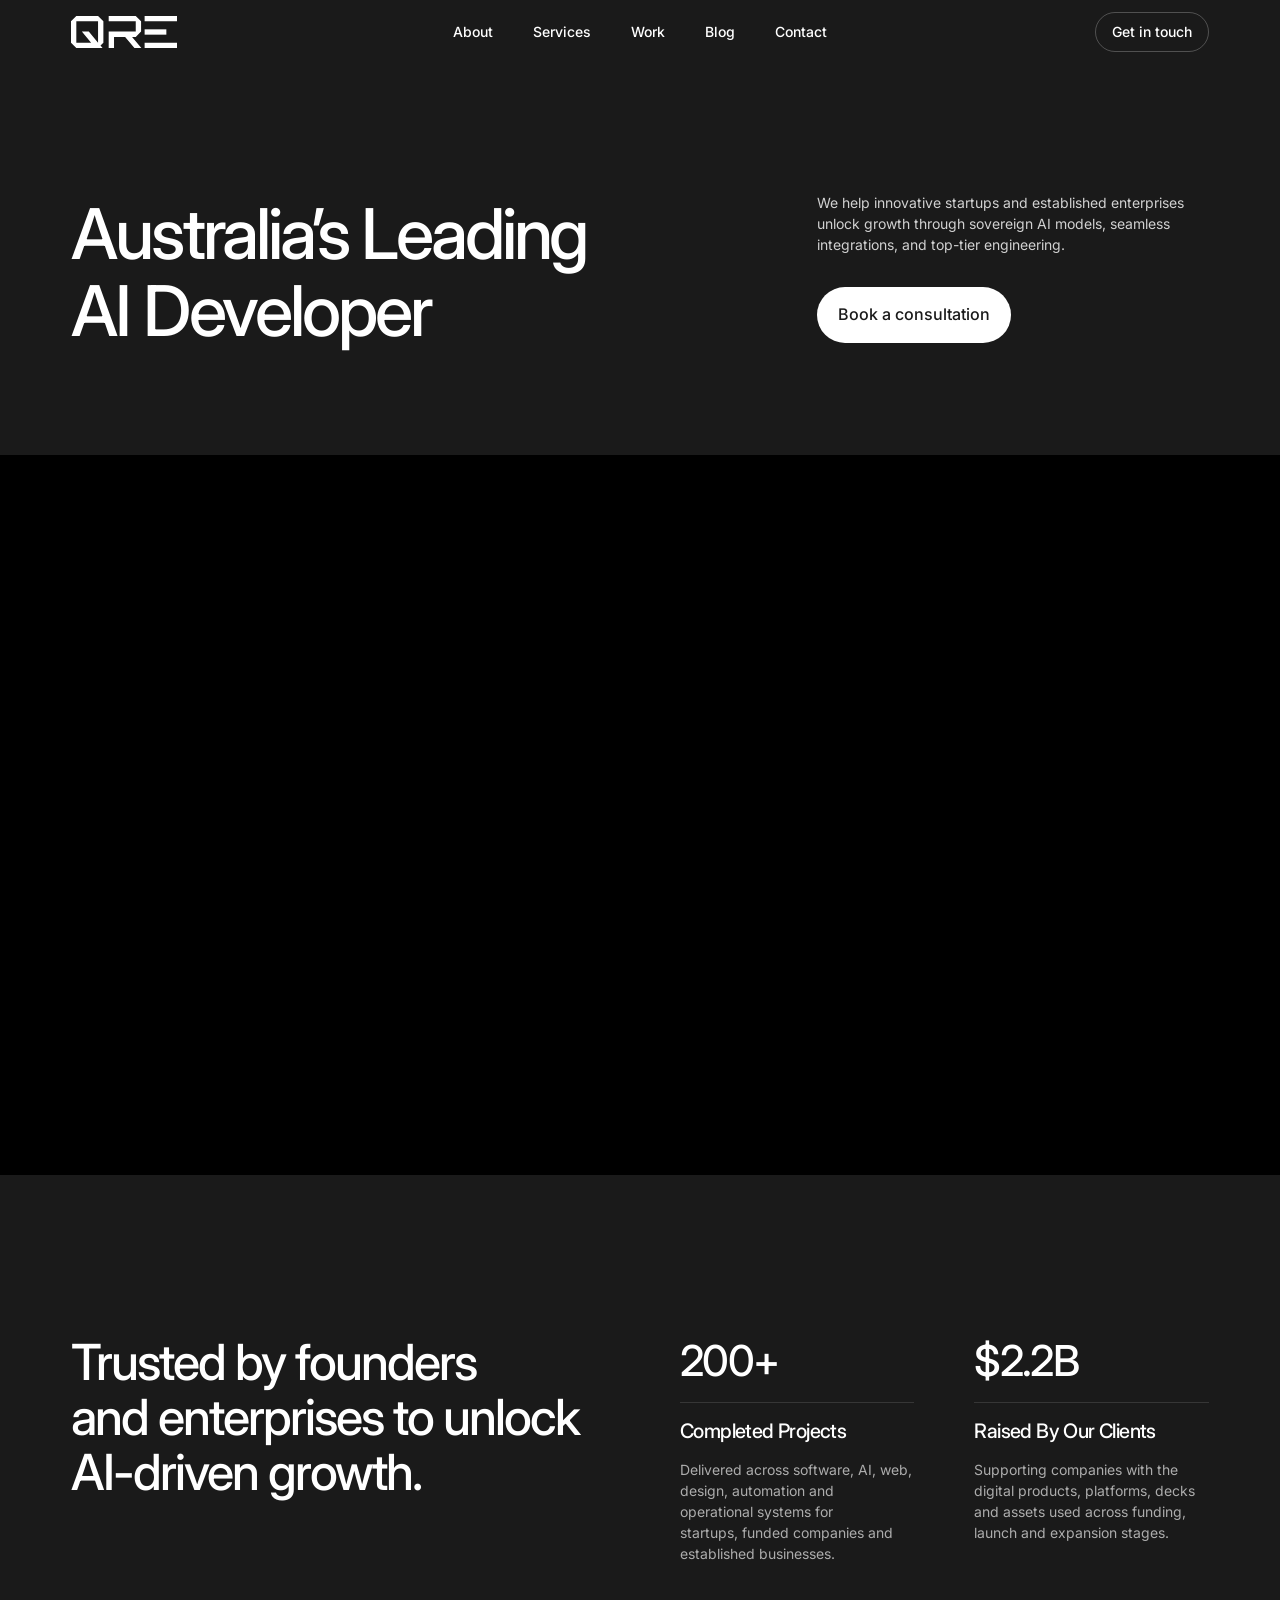
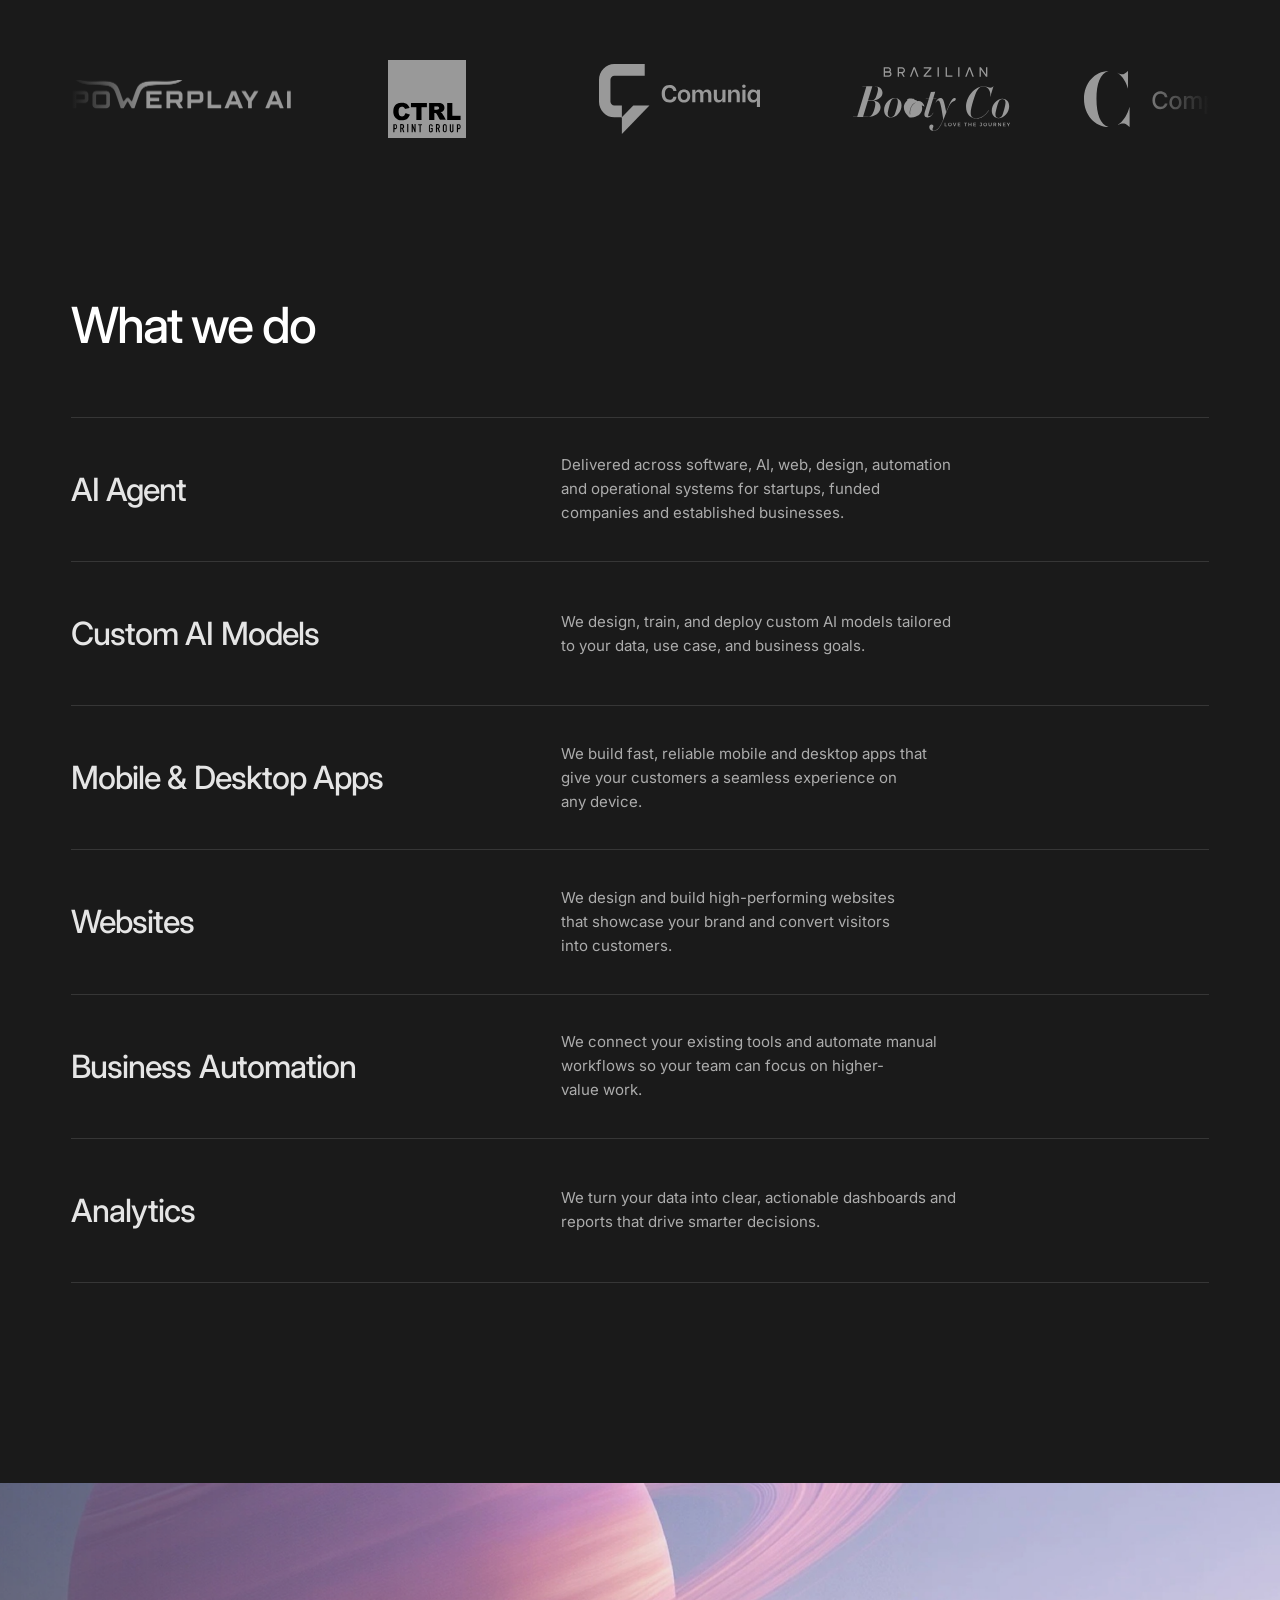
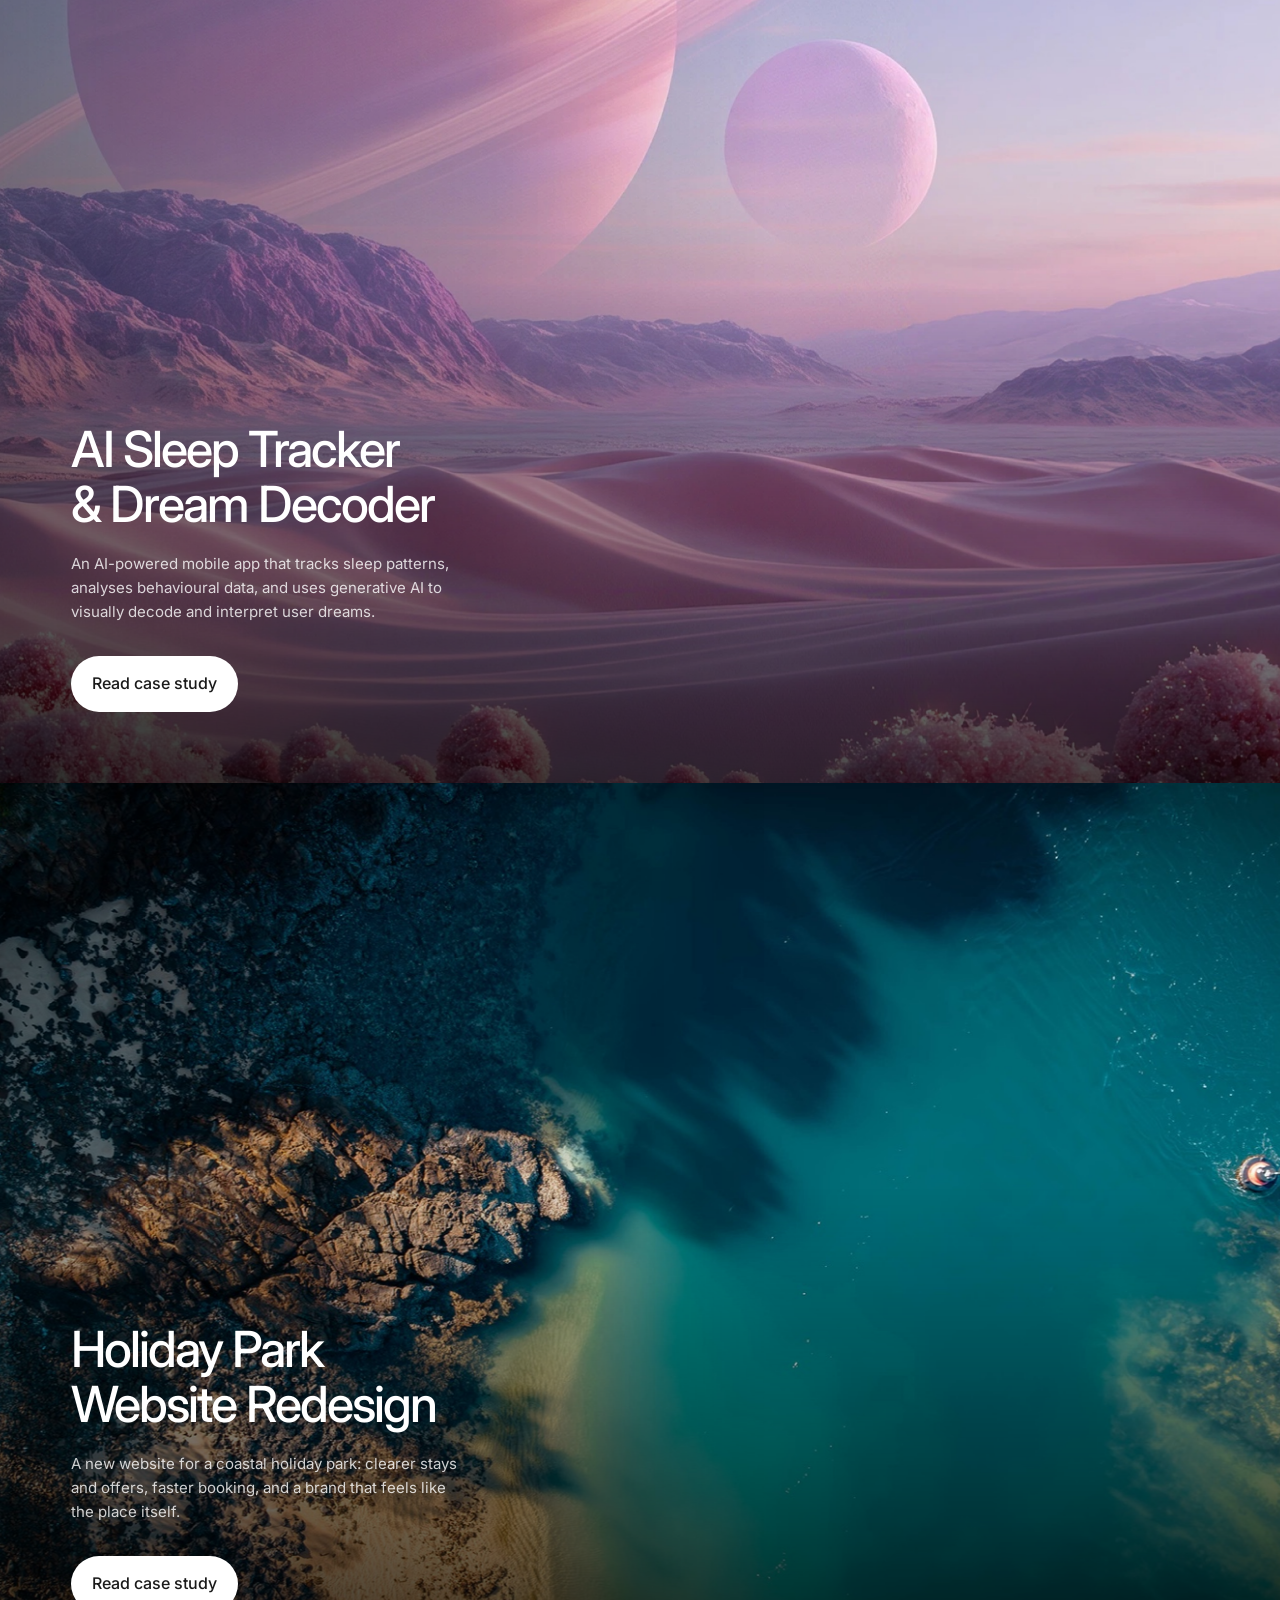
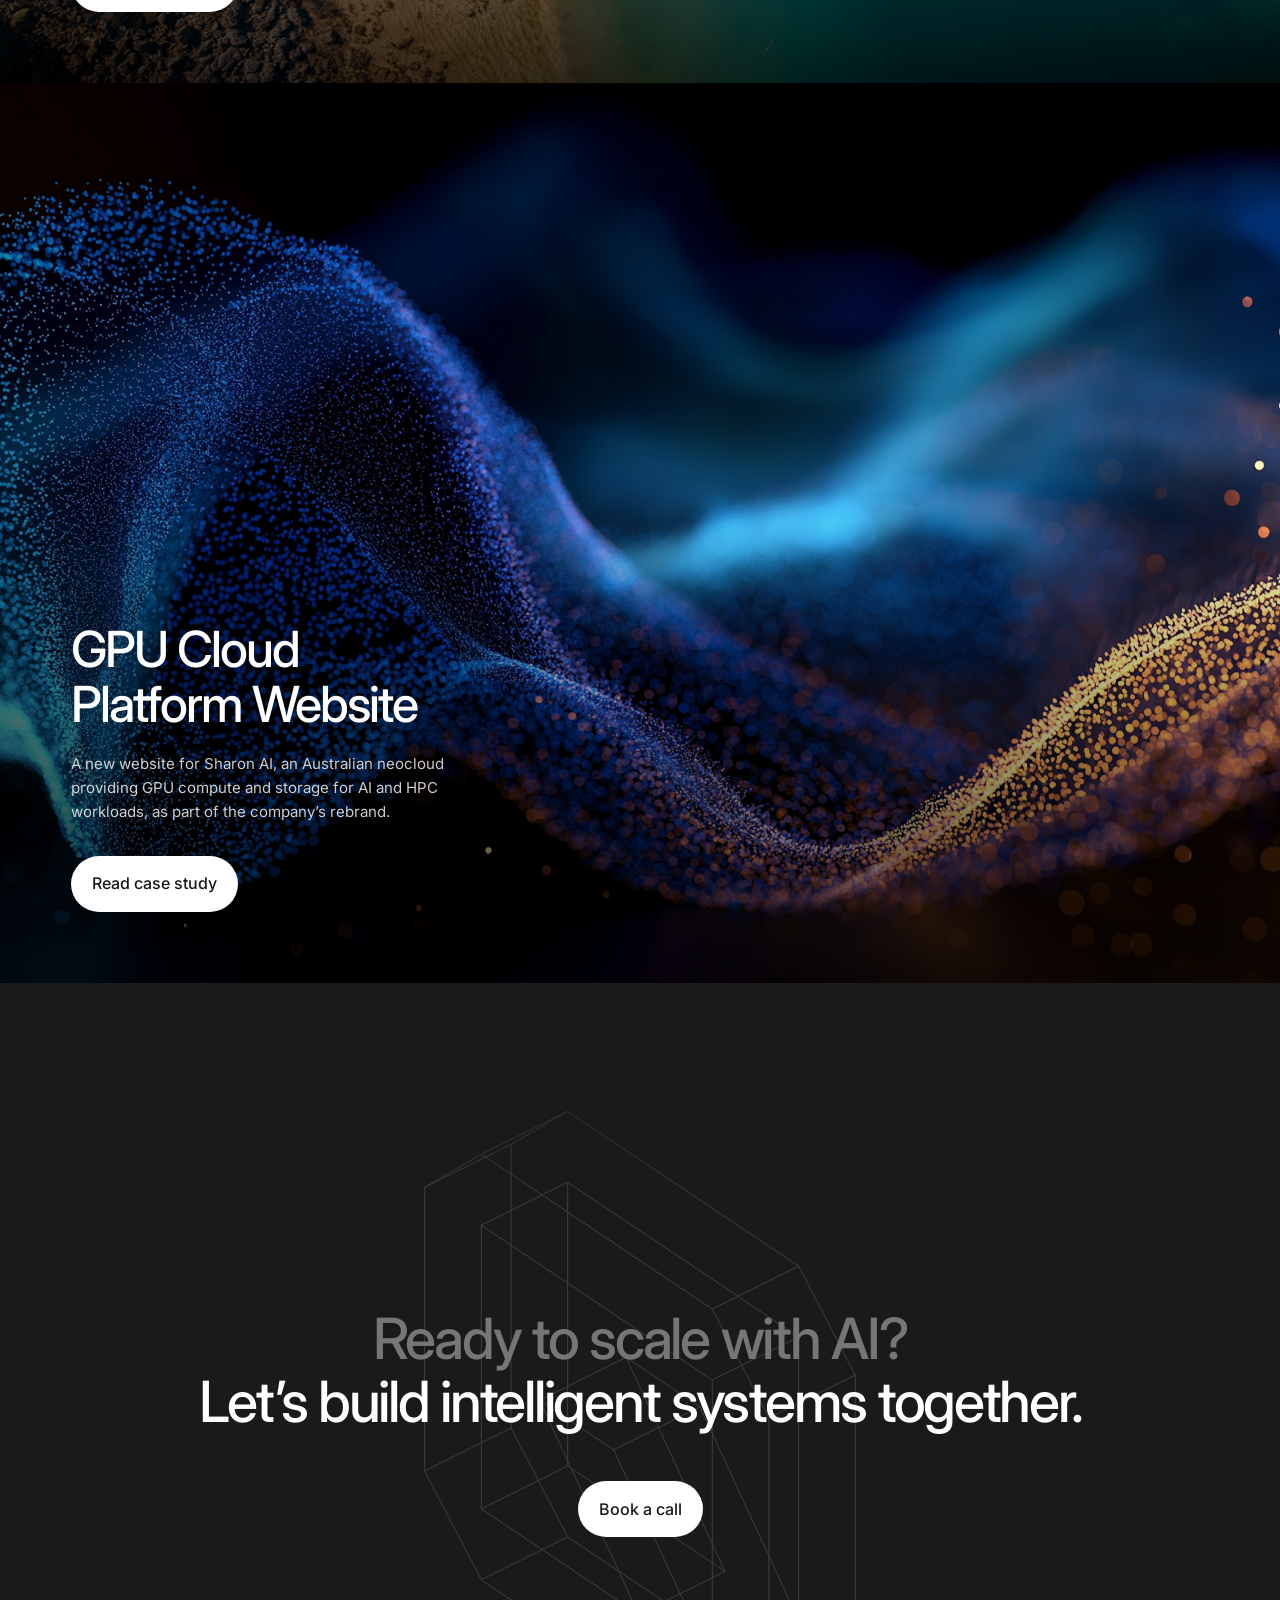
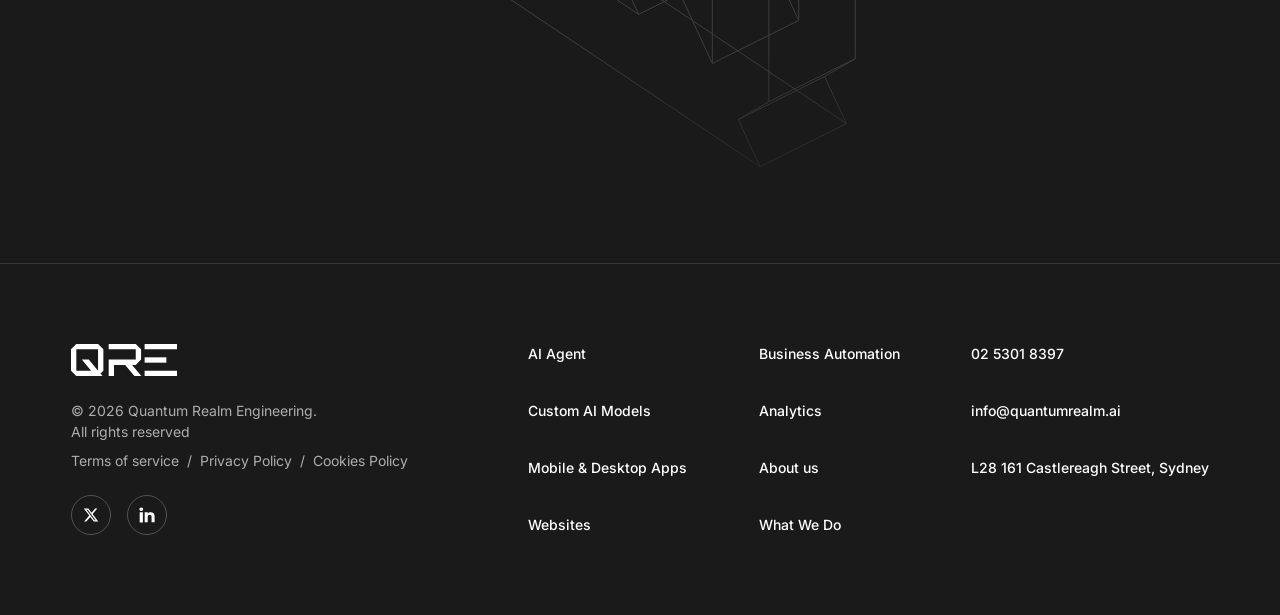
<file: option-2/index.html>
<!DOCTYPE html>
<!-- Option 2: the hero from Option 1 (../index.html) without the ASCII gem,
     set entirely in Inter: Inter Display for titles, Inter for text. -->
<html lang="en">
<head>
  <meta charset="UTF-8">
  <meta name="viewport" content="width=device-width, initial-scale=1">
  <title>QRE — Australia’s Leading AI Developer</title>
  <meta name="description" content="We help innovative startups and established enterprises unlock growth through sovereign AI models, seamless integrations, and top-tier engineering.">
  <link rel="preload" href="../assets/fonts/inter-latin-opsz-normal.woff2" as="font" type="font/woff2" crossorigin>
  <link rel="stylesheet" href="style.css">
  <script src="site.js" defer></script>
</head>
<body>
  <!-- The header is fixed: transparent at the top of the page, solid with a
       bottom line once it scrolls. -->
  <header class="site-header" data-header="hero">
    <a class="site-header__logo" href="./">
      <img src="../assets/icons/qre-logo.svg" width="106" height="32" alt="QRE">
    </a>

    <button class="site-header__toggle" type="button" aria-expanded="false" aria-controls="site-nav">Menu</button>

    <!-- Placeholders for now: no real links yet. -->
    <nav class="site-nav" id="site-nav" aria-label="Primary">
      <ul class="site-nav__list">
        <li><a class="site-nav__link">About</a></li>
        <li><a class="site-nav__link">Services</a></li>
        <li><a class="site-nav__link">Work</a></li>
        <li><a class="site-nav__link">Blog</a></li>
        <li><a class="site-nav__link">Contact</a></li>
      </ul>
    </nav>
  </header>

  <a class="button button--outline button--small header-cta" href="#contact">Get in touch</a>

  <main>
    <!-- Hero: the copy (128 px below the header), then the showreel 64 px
         under it, full width. The video drifts inside its frame as the
         page scrolls (site.js 2, parallax). The latest cut
         (showreel/out/qre-showreel-v2.mp4), re-encoded for the web. -->
    <section class="hero" aria-labelledby="hero-title">
      <div class="hero__content">
        <h1 class="hero__title" id="hero-title"><span>Australia’s Leading</span> <span>AI Developer</span></h1>

        <div class="hero__aside">
          <p class="hero__lede">
            We help innovative startups and established enterprises unlock growth through
            sovereign AI models, seamless integrations, and top-tier engineering.
          </p>
          <div class="hero__actions">
            <a class="button button--primary" href="#contact">Book a consultation</a>
          </div>
        </div>
      </div>

      <div class="hero__reel" aria-hidden="true">
        <video class="hero__video" src="media/showreel.mp4" autoplay muted loop playsinline preload="auto"></video>
      </div>
    </section>

    <!-- Social proof & key metrics: Option 1's second section, in Option 2's
         type and colours. -->
    <section class="proof" aria-labelledby="proof-title">
      <div class="proof__intro">
        <h2 class="proof__title" id="proof-title">
          Trusted by founders <br>and enterprises to unlock <br>AI-driven growth.
        </h2>

        <dl class="metrics">
          <div class="metric">
            <dt class="metric__value">200+</dt>
            <dd class="metric__label">Completed Projects</dd>
            <dd class="metric__note">Delivered across software, AI, web, design, automation and operational systems for startups, funded companies and established businesses.</dd>
          </div>
          <div class="metric">
            <dt class="metric__value">$2.2B</dt>
            <dd class="metric__label">Raised By Our Clients</dd>
            <dd class="metric__note">Supporting companies with the digital products, platforms, decks and assets used across funding, launch and expansion stages.</dd>
          </div>
        </dl>
      </div>

      <!-- Client logos: an endless strip. The list is repeated once so the loop has no seam;
           the copy is hidden from assistive tech. -->
      <div class="logos">
        <div class="logos__track">
          <ul class="logos__list" aria-label="Clients">
            <li class="logo"><span class="logo__clip logo__clip--01"><span class="logo__mask logo__mask--01" role="img" aria-label="Powerplay AI"></span></span></li>
            <li class="logo"><img src="../assets/logos/02.svg" width="78" height="78" alt="CTRL Print Group"></li>
            <li class="logo"><img src="../assets/logos/03.svg" width="161" height="70" alt="Comuniq"></li>
            <li class="logo"><img src="../assets/logos/04.svg" width="157" height="64" alt="Brazilian Booty Co"></li>
            <li class="logo"><img src="../assets/logos/05.svg" width="198" height="56" alt="Compli One"></li>
            <li class="logo"><img src="../assets/logos/06.svg" width="232" height="78" alt="NSW Government"></li>
            <li class="logo"><img src="../assets/logos/07-xplorr.svg" width="160" height="27" alt="xplorr.ai"></li>
            <li class="logo"><img src="../assets/logos/08-fill.svg" width="154" height="56" alt="Boston Trading Co"></li>
            <li class="logo"><span class="logo__mask logo__mask--09" role="img" aria-label="Client logo"></span></li>
            <li class="logo"><span class="logo__mask logo__mask--11" role="img" aria-label="SaucedIt"></span></li>
            <li class="logo"><span class="logo__mask logo__mask--12" role="img" aria-label="Client logo"></span></li>
          </ul>
          <ul class="logos__list" aria-hidden="true">
            <li class="logo"><span class="logo__clip logo__clip--01"><span class="logo__mask logo__mask--01"></span></span></li>
            <li class="logo"><img src="../assets/logos/02.svg" width="78" height="78" alt=""></li>
            <li class="logo"><img src="../assets/logos/03.svg" width="161" height="70" alt=""></li>
            <li class="logo"><img src="../assets/logos/04.svg" width="157" height="64" alt=""></li>
            <li class="logo"><img src="../assets/logos/05.svg" width="198" height="56" alt=""></li>
            <li class="logo"><img src="../assets/logos/06.svg" width="232" height="78" alt=""></li>
            <li class="logo"><img src="../assets/logos/07-xplorr.svg" width="160" height="27" alt=""></li>
            <li class="logo"><img src="../assets/logos/08-fill.svg" width="154" height="56" alt=""></li>
            <li class="logo"><span class="logo__mask logo__mask--09"></span></li>
            <li class="logo"><span class="logo__mask logo__mask--11"></span></li>
            <li class="logo"><span class="logo__mask logo__mask--12"></span></li>
          </ul>
        </div>
      </div>
    </section>

    <!-- Services (after estatelens.pl's "Zakres usług"): rows of name,
         description and an up-right arrow, always shown. Hovering a row
         nudges it right, shows the arrow, draws its two lines, and a
         square of its image follows the cursor over the description,
         under the name, which sits on it in difference blend (site.js 3). Small and touch screens show each image in its
         row instead. -->
    <section class="services" id="services" aria-labelledby="services-title">
      <h2 class="services__title" id="services-title">What we do</h2>
      <ul class="services__list">
        <li class="services__item">
          <div class="services__media"><img src="../assets/services/ai-agents@2x.jpg" width="580" height="580" alt="" loading="lazy" decoding="async"></div>
          <span class="services__name">AI Agent</span>
          <p class="services__desc">Delivered across software, AI, web, design, automation and operational systems for startups, funded companies and established businesses.</p>
          <span class="services__go" aria-hidden="true"><svg viewBox="0 0 24 24" width="36" height="36" fill="none" stroke="currentColor" stroke-width="1.5"><path d="M7 17 17 7M8 7h9v9" vector-effect="non-scaling-stroke"/></svg></span>
        </li>
        <li class="services__item">
          <div class="services__media"><img src="../assets/services/custom-ai-models@2x.jpg" width="580" height="580" alt="" loading="lazy" decoding="async"></div>
          <span class="services__name">Custom AI Models</span>
          <p class="services__desc">We design, train, and deploy custom AI models tailored to your data, use case, and business goals.</p>
          <span class="services__go" aria-hidden="true"><svg viewBox="0 0 24 24" width="36" height="36" fill="none" stroke="currentColor" stroke-width="1.5"><path d="M7 17 17 7M8 7h9v9" vector-effect="non-scaling-stroke"/></svg></span>
        </li>
        <li class="services__item">
          <div class="services__media"><img src="../assets/services/mobile-desktop-apps@2x.jpg" width="580" height="580" alt="" loading="lazy" decoding="async"></div>
          <span class="services__name">Mobile &amp; Desktop Apps</span>
          <p class="services__desc">We build fast, reliable mobile and desktop apps that give your customers a seamless experience on any device.</p>
          <span class="services__go" aria-hidden="true"><svg viewBox="0 0 24 24" width="36" height="36" fill="none" stroke="currentColor" stroke-width="1.5"><path d="M7 17 17 7M8 7h9v9" vector-effect="non-scaling-stroke"/></svg></span>
        </li>
        <li class="services__item">
          <div class="services__media"><img src="../assets/services/websites@2x.jpg" width="580" height="580" alt="" loading="lazy" decoding="async"></div>
          <span class="services__name">Websites</span>
          <p class="services__desc">We design and build high-performing websites that showcase your brand and convert visitors into customers.</p>
          <span class="services__go" aria-hidden="true"><svg viewBox="0 0 24 24" width="36" height="36" fill="none" stroke="currentColor" stroke-width="1.5"><path d="M7 17 17 7M8 7h9v9" vector-effect="non-scaling-stroke"/></svg></span>
        </li>
        <li class="services__item">
          <div class="services__media"><img src="../assets/services/business-automation@2x.jpg" width="580" height="580" alt="" loading="lazy" decoding="async"></div>
          <span class="services__name">Business Automation</span>
          <p class="services__desc">We connect your existing tools and automate manual workflows so your team can focus on higher-value work.</p>
          <span class="services__go" aria-hidden="true"><svg viewBox="0 0 24 24" width="36" height="36" fill="none" stroke="currentColor" stroke-width="1.5"><path d="M7 17 17 7M8 7h9v9" vector-effect="non-scaling-stroke"/></svg></span>
        </li>
        <li class="services__item">
          <div class="services__media"><img src="../assets/services/analytics@2x.jpg" width="580" height="580" alt="" loading="lazy" decoding="async"></div>
          <span class="services__name">Analytics</span>
          <p class="services__desc">We turn your data into clear, actionable dashboards and reports that drive smarter decisions.</p>
          <span class="services__go" aria-hidden="true"><svg viewBox="0 0 24 24" width="36" height="36" fill="none" stroke="currentColor" stroke-width="1.5"><path d="M7 17 17 7M8 7h9v9" vector-effect="non-scaling-stroke"/></svg></span>
        </li>
      </ul>
    </section>

    <!-- Work: three full-screen cases, each a background image with the
         case name, a short description and a Read case study button. The
         image sits in 3D and tilts and drifts after the cursor, eased, as
         if you were looking into it (site.js 4). Images from Figma
         (QRE daily tasks, 788:564); copy from Option 1's case cards. -->
    <section class="work" id="work" aria-labelledby="work-title">
      <h2 class="visually-hidden" id="work-title">Selected work</h2>

      <article class="work-case">
        <div class="work-case__scene" aria-hidden="true">
          <img class="work-case__image" src="media/work/dream-landscape.jpg" width="2400" height="2400" alt="" loading="lazy" decoding="async">
        </div>
        <div class="work-case__content">
          <h3 class="work-case__title">AI Sleep Tracker &amp; Dream Decoder</h3>
          <p class="work-case__desc">An AI-powered mobile app that tracks sleep patterns, analyses behavioural data, and uses generative AI to visually decode and interpret user dreams.</p>
          <a class="button button--primary work-case__cta" href="#work">Read case study</a>
        </div>
      </article>

      <article class="work-case">
        <div class="work-case__scene" aria-hidden="true">
          <img class="work-case__image" src="media/work/coastline.jpg" width="1920" height="1080" alt="" loading="lazy" decoding="async">
        </div>
        <div class="work-case__content">
          <h3 class="work-case__title">Holiday Park Website Redesign</h3>
          <p class="work-case__desc">A new website for a coastal holiday park: clearer stays and offers, faster booking, and a brand that feels like the place itself.</p>
          <a class="button button--primary work-case__cta" href="#work">Read case study</a>
        </div>
      </article>

      <article class="work-case">
        <div class="work-case__scene" aria-hidden="true">
          <img class="work-case__image" src="media/work/particle-wave.jpg" width="2464" height="1856" alt="" loading="lazy" decoding="async">
        </div>
        <div class="work-case__content">
          <h3 class="work-case__title">GPU Cloud Platform Website</h3>
          <p class="work-case__desc">A new website for Sharon AI, an Australian neocloud providing GPU compute and storage for AI and HPC workloads, as part of the company’s rebrand.</p>
          <a class="button button--primary work-case__cta" href="#work">Read case study</a>
        </div>
      </article>
    </section>

    <!-- Contact: Option 1's closing statement, in Option 2's type. Behind it,
         in place of Option 1's ASCII gem, the logo's Q as a wireframe slab
         at an isometric angle, turning a little towards the cursor (site.js 5). -->
    <section class="cta" id="contact" aria-labelledby="cta-title">
      <canvas class="cta__q" aria-hidden="true"></canvas>
      <h2 class="cta__title" id="cta-title">
        <span class="cta__kicker">Ready to scale with AI?</span>
        Let’s&nbsp;build intelligent systems together.
      </h2>
      <a class="button button--primary cta__button" href="mailto:info@quantumrealm.ai">Book a call</a>
    </section>
  </main>

  <!-- Footer: Option 1's, in Option 2's type. The links are placeholders (no
       href), so they look and hover like links but go nowhere yet. -->
  <footer class="site-footer">
    <div class="site-footer__brand">
      <span class="site-footer__logo" role="img" aria-label="QRE"></span>
      <div class="site-footer__fine">
        <p class="site-footer__copyright">© 2026 Quantum Realm Engineering.<br> All rights reserved</p>
        <nav aria-label="Legal">
          <ul class="site-footer__legal">
            <li><a>Terms of service</a></li>
            <li><a>Privacy Policy</a></li>
            <li><a>Cookies Policy</a></li>
          </ul>
        </nav>
      </div>
      <ul class="site-footer__social">
        <li><a class="site-footer__social-link site-footer__social-link--x"><span class="visually-hidden">X</span></a></li>
        <li><a class="site-footer__social-link site-footer__social-link--linkedin"><span class="visually-hidden">LinkedIn</span></a></li>
      </ul>
    </div>

    <nav class="site-footer__nav" aria-label="Footer">
      <ul class="site-footer__links site-footer__pages">
        <li><a>AI Agent</a></li>
        <li><a>Custom AI Models</a></li>
        <li><a>Mobile &amp; Desktop Apps</a></li>
        <li><a>Websites</a></li>
        <li><a>Business Automation</a></li>
        <li><a>Analytics</a></li>
        <li><a>About us</a></li>
        <li><a>What We Do</a></li>
      </ul>

      <ul class="site-footer__links site-footer__contacts">
        <li><a>02 5301 8397</a></li>
        <li><a>info@quantumrealm.ai</a></li>
        <li><a>L28 161 Castlereagh Street, Sydney</a></li>
      </ul>
    </nav>
  </footer>
</body>
</html>
</file>
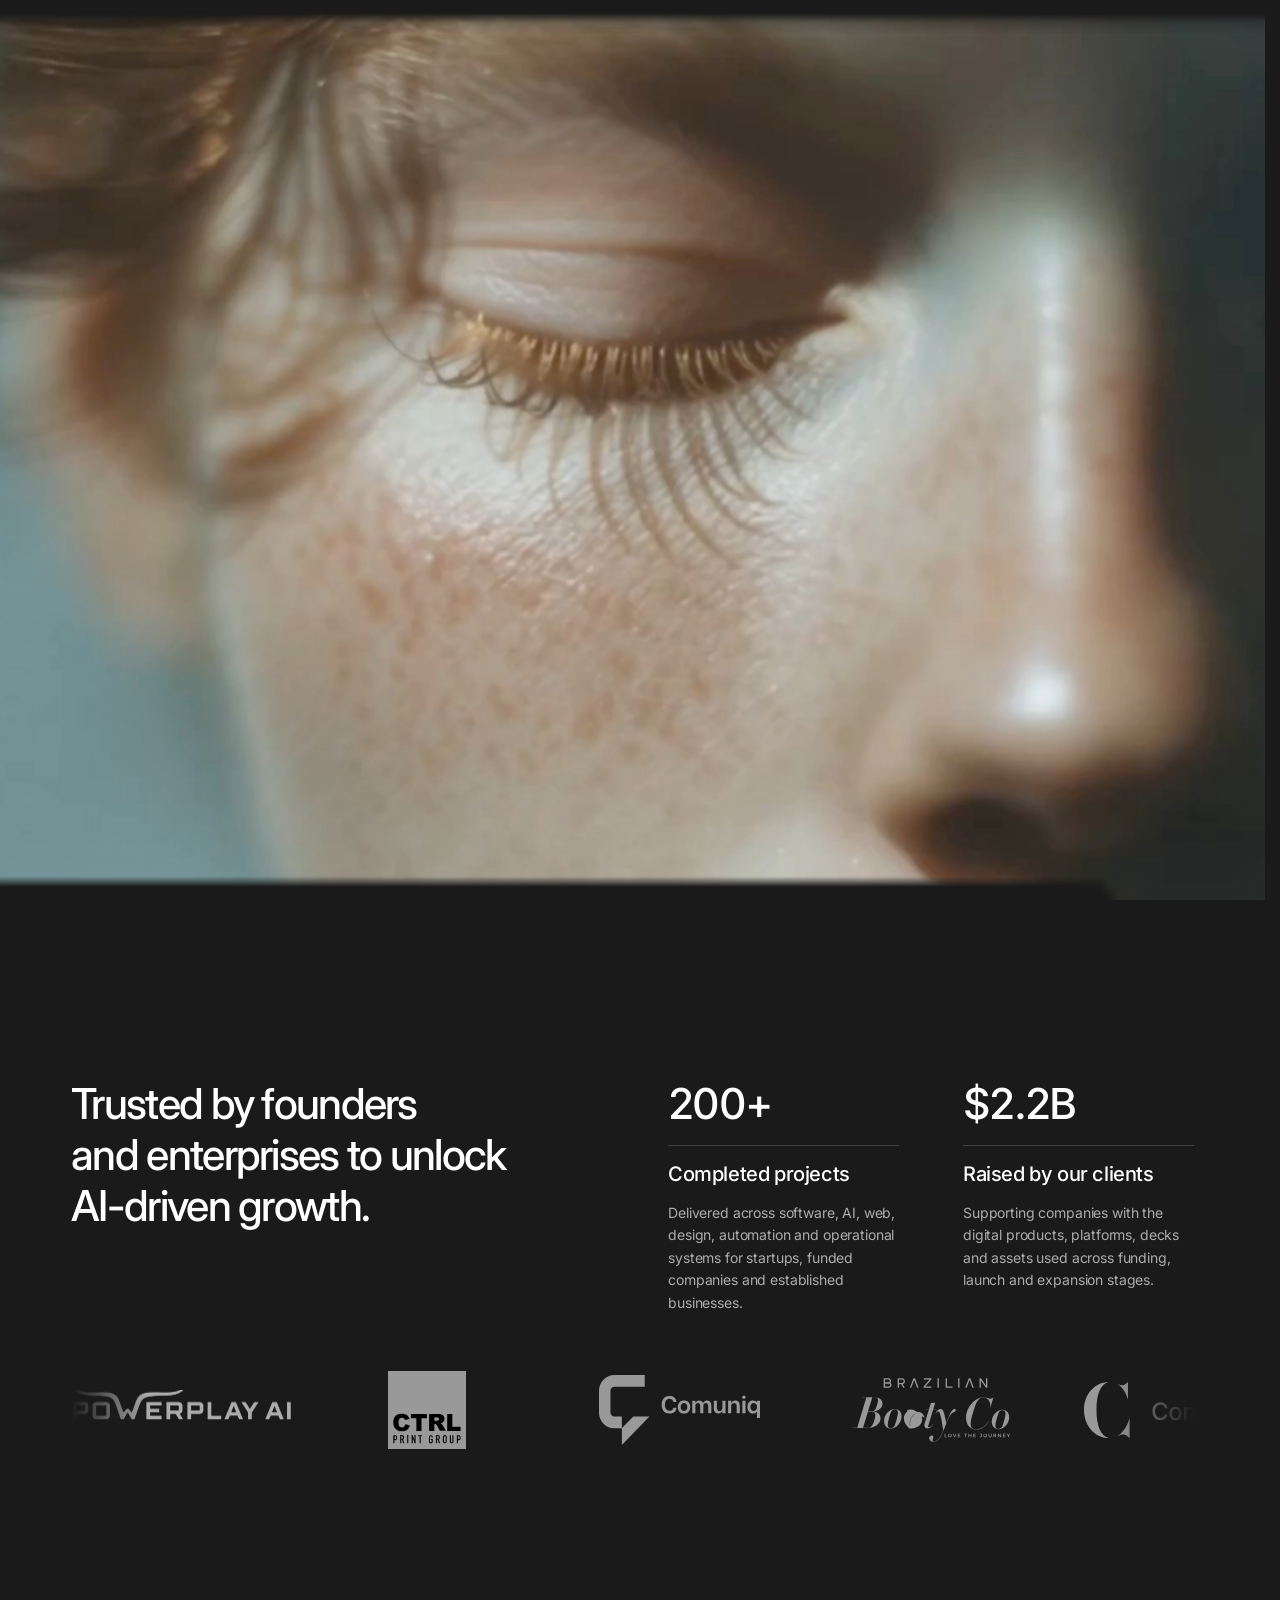
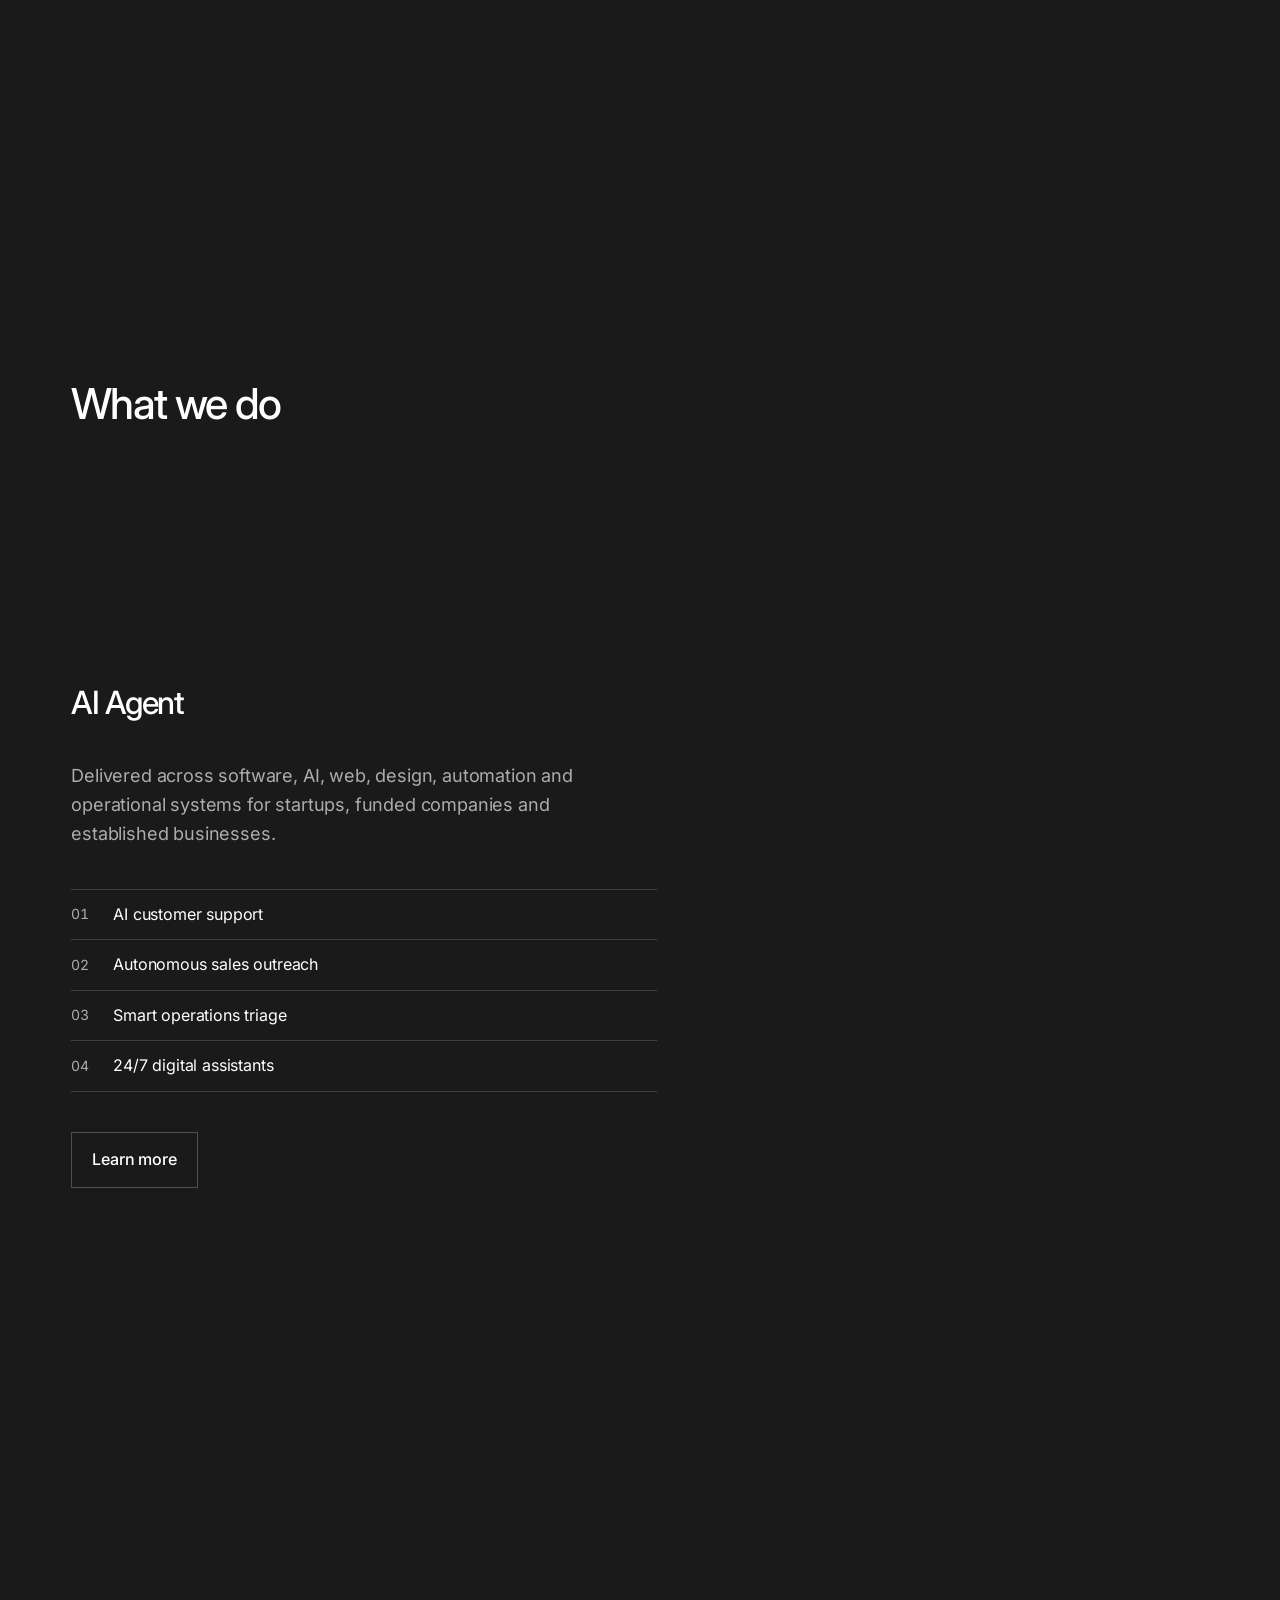
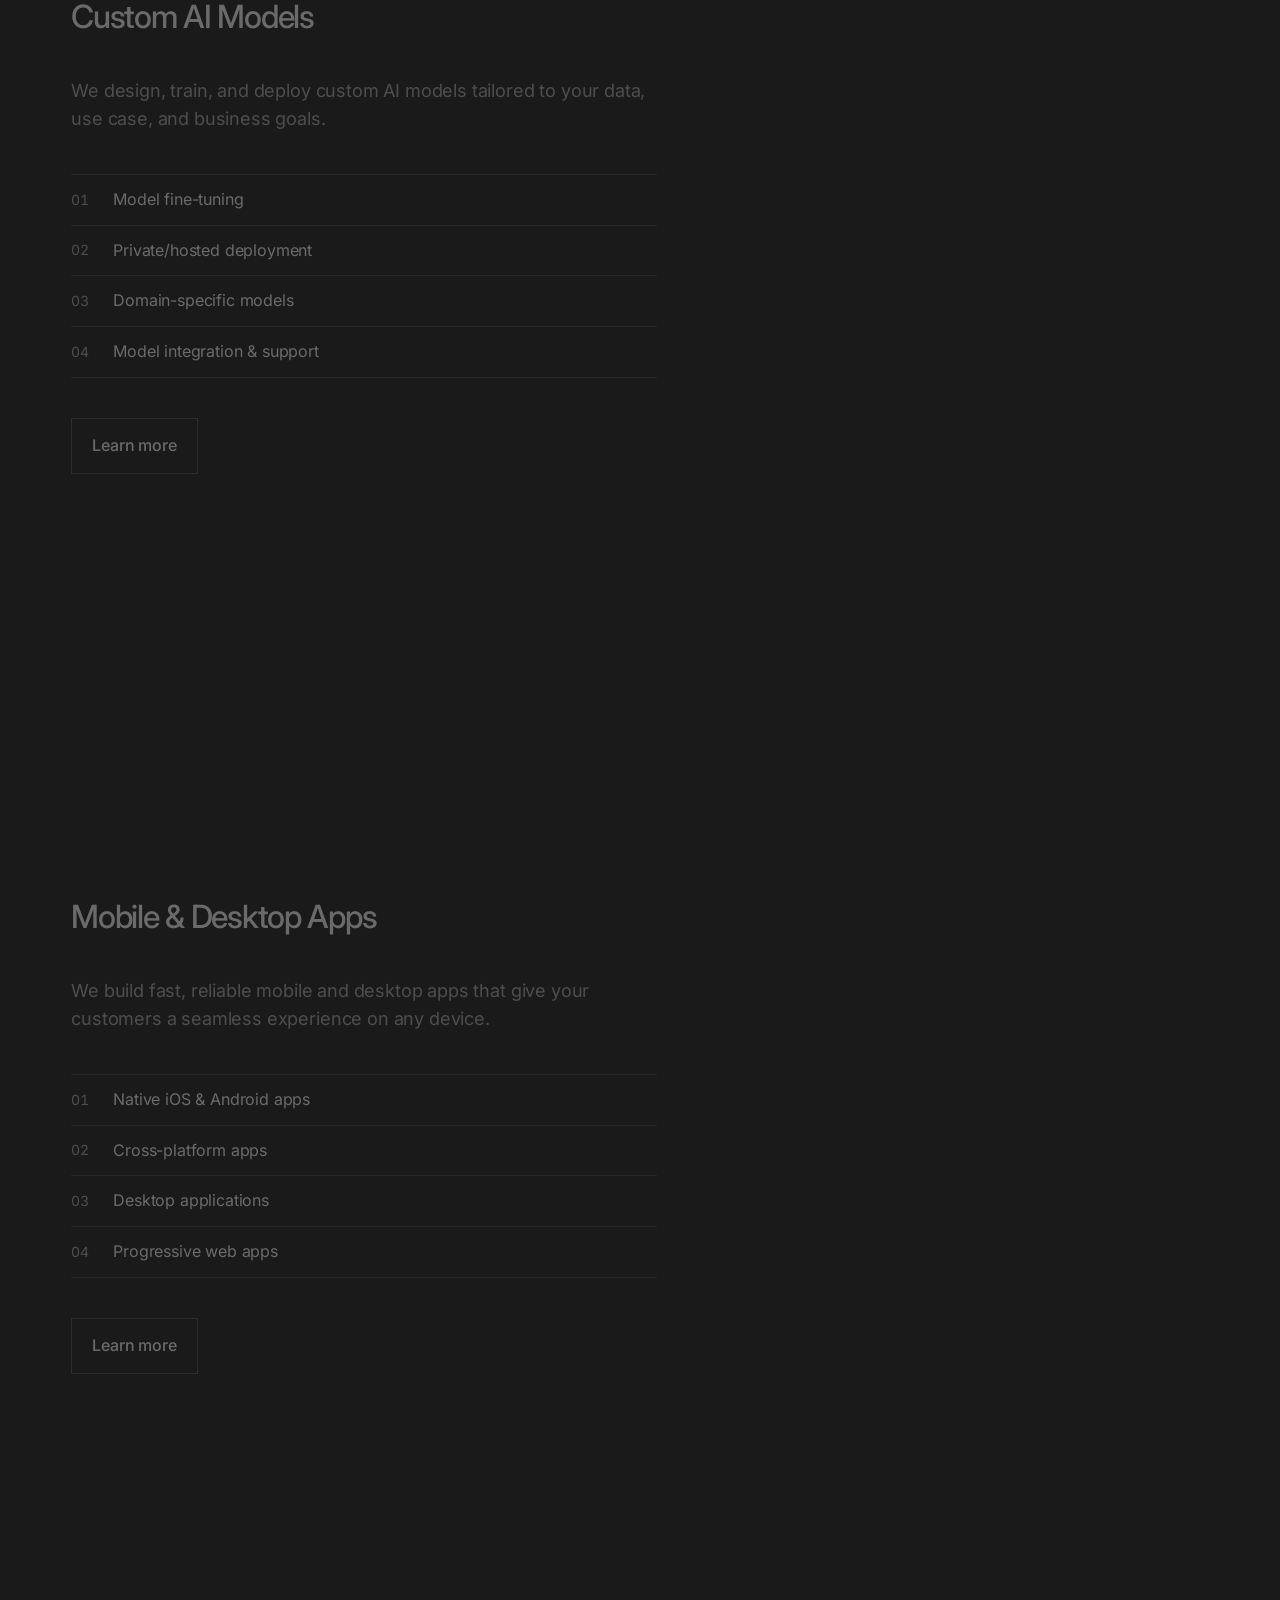
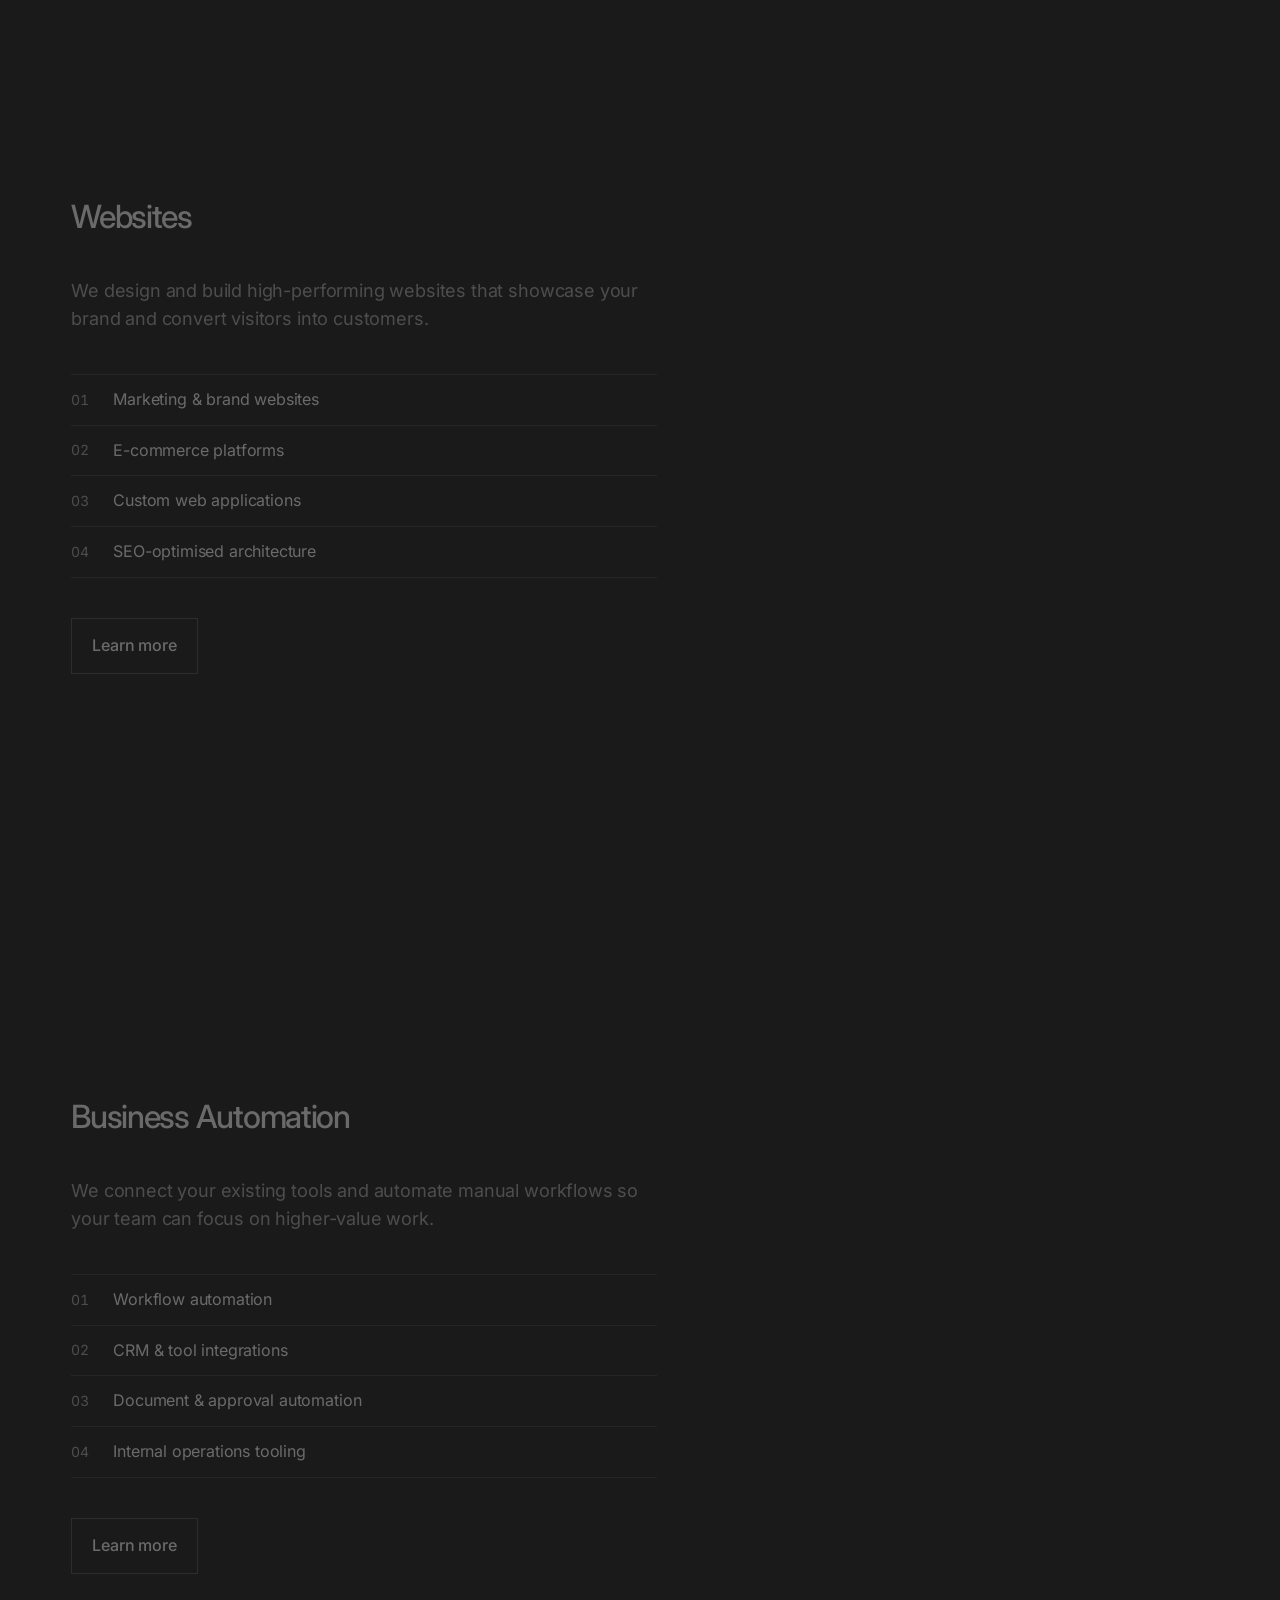
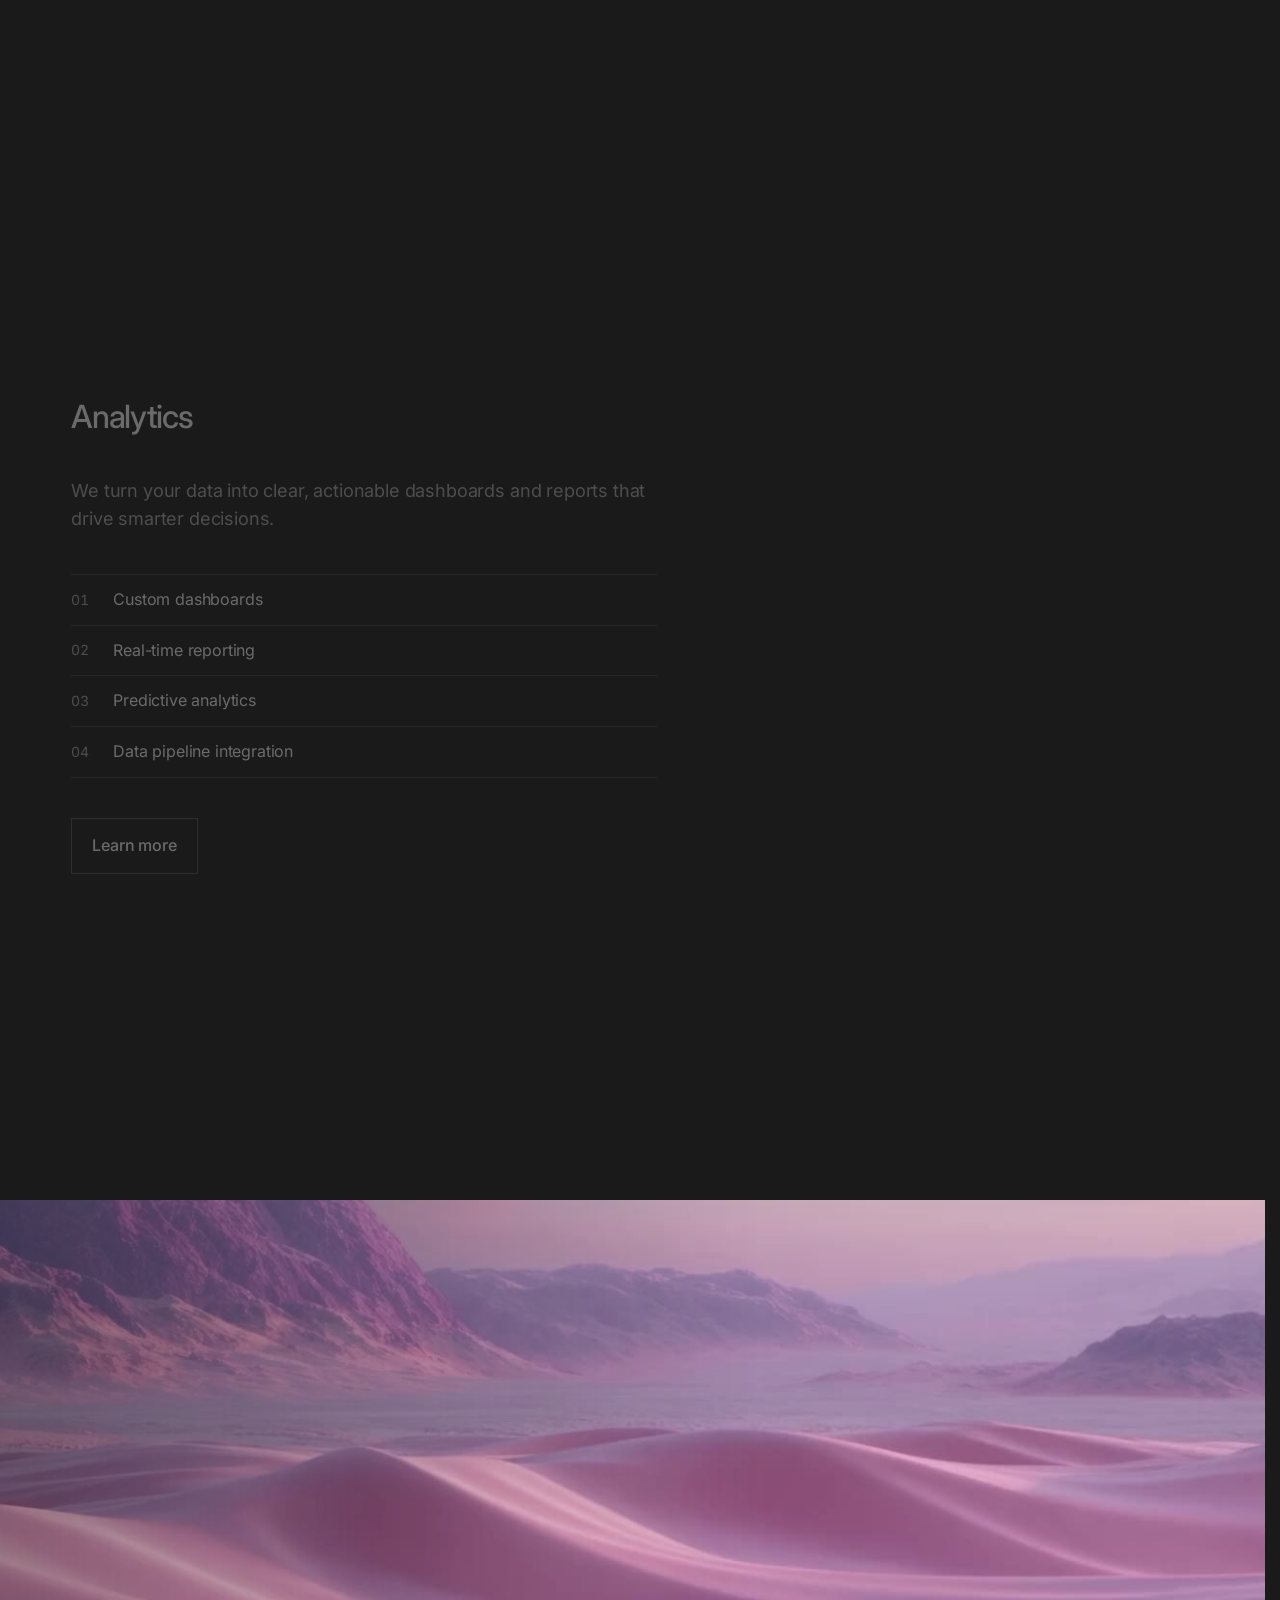
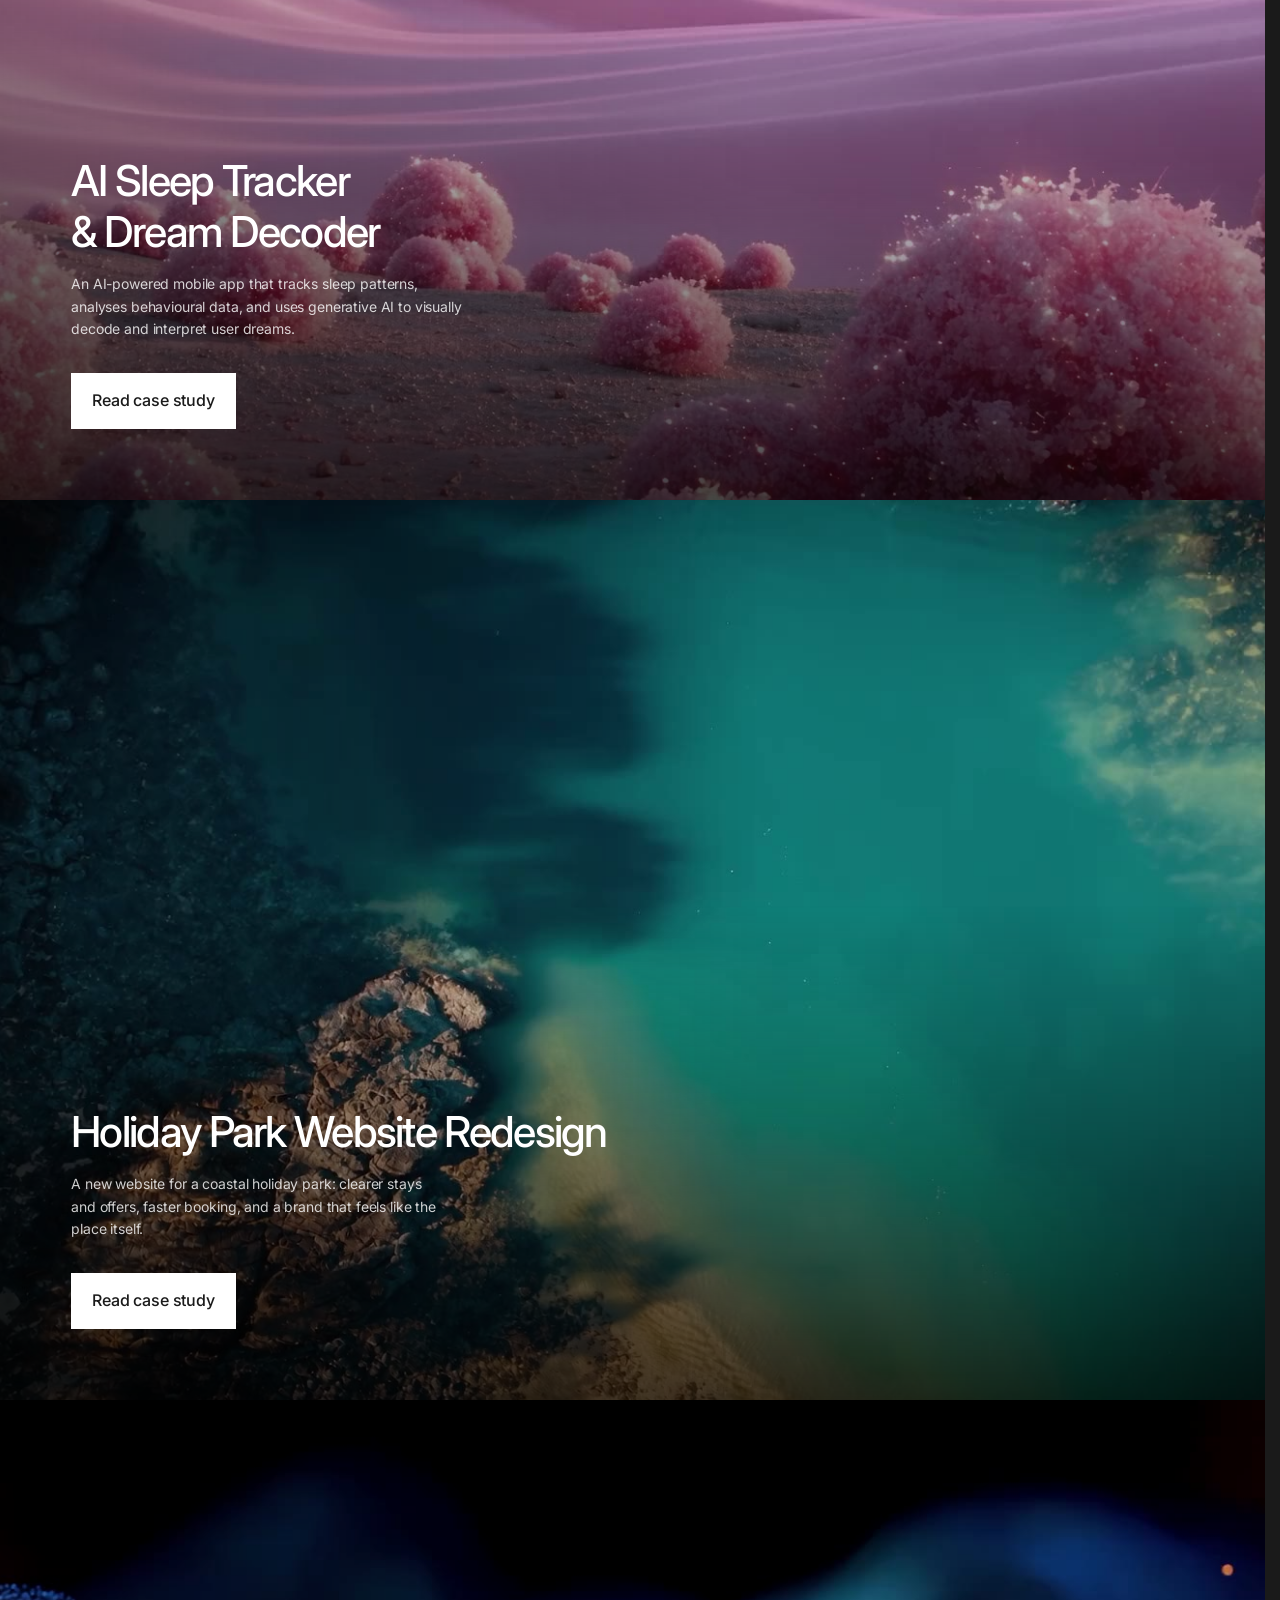
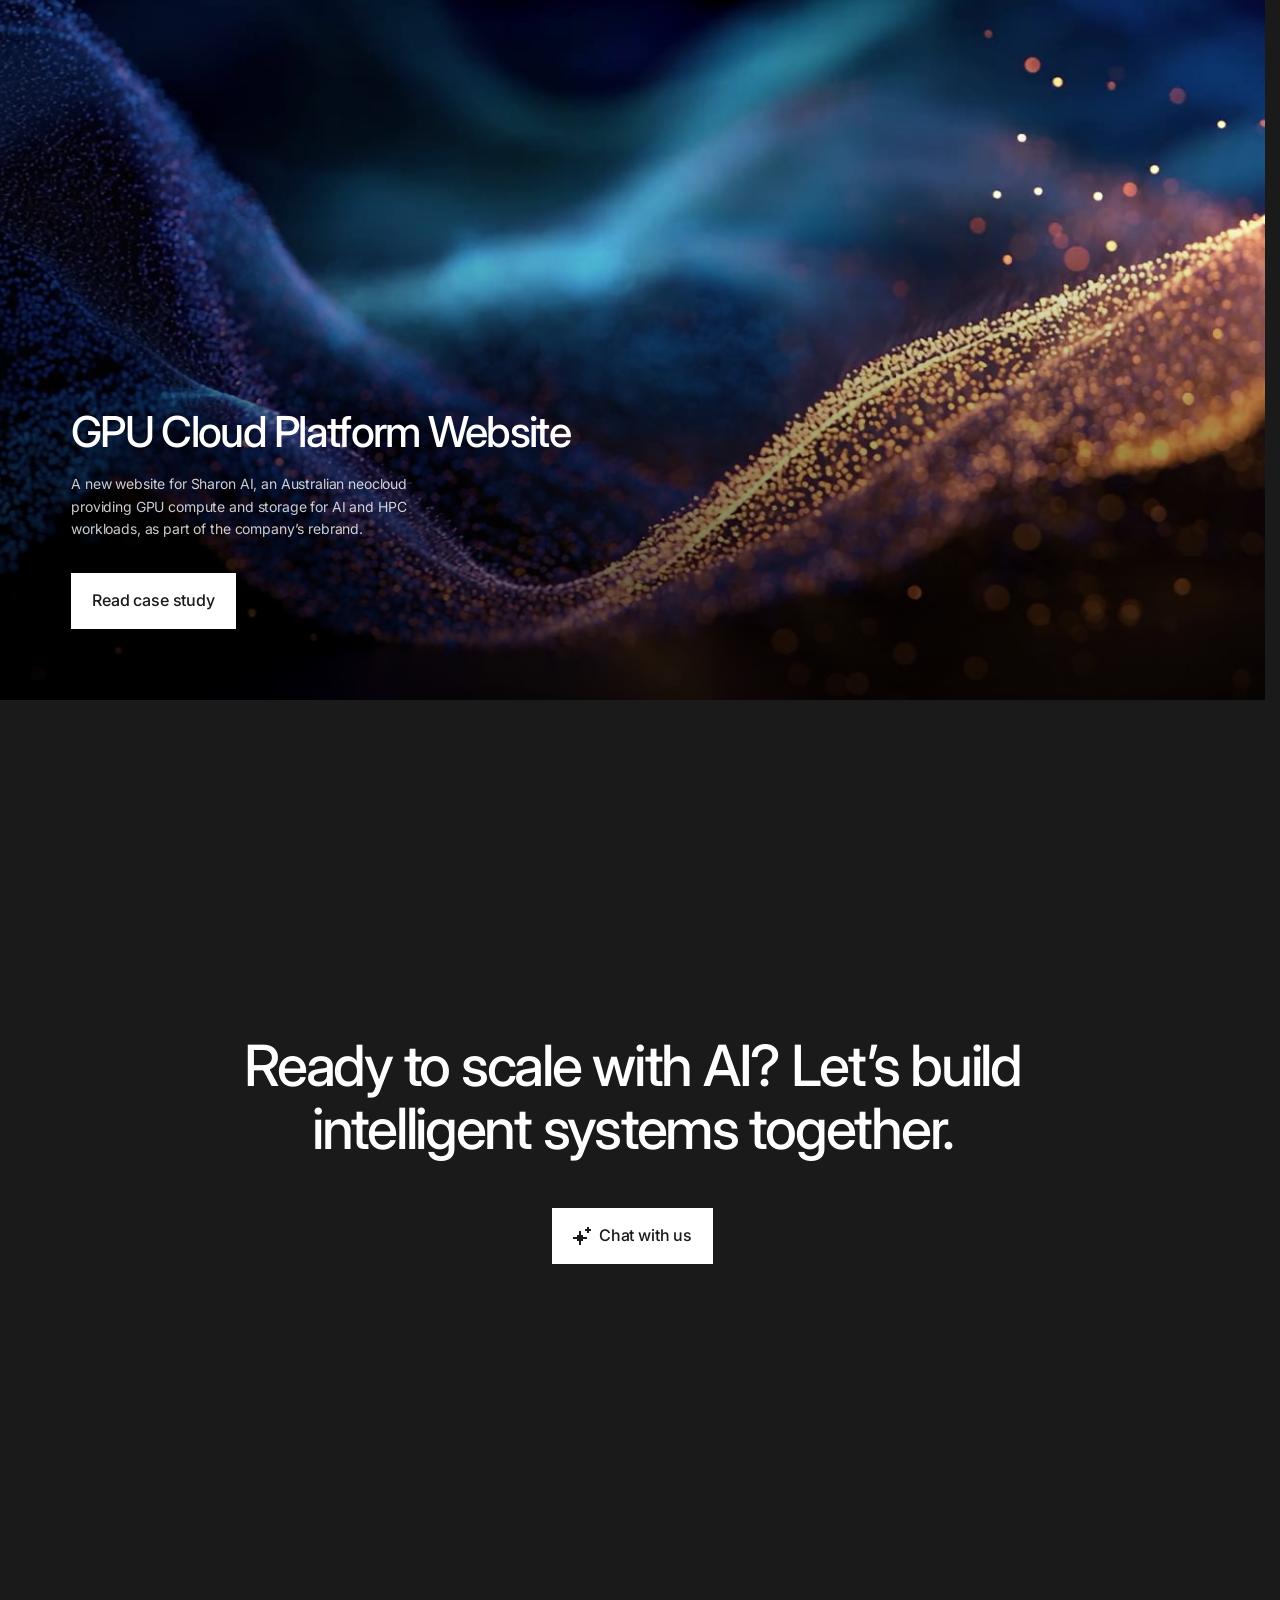
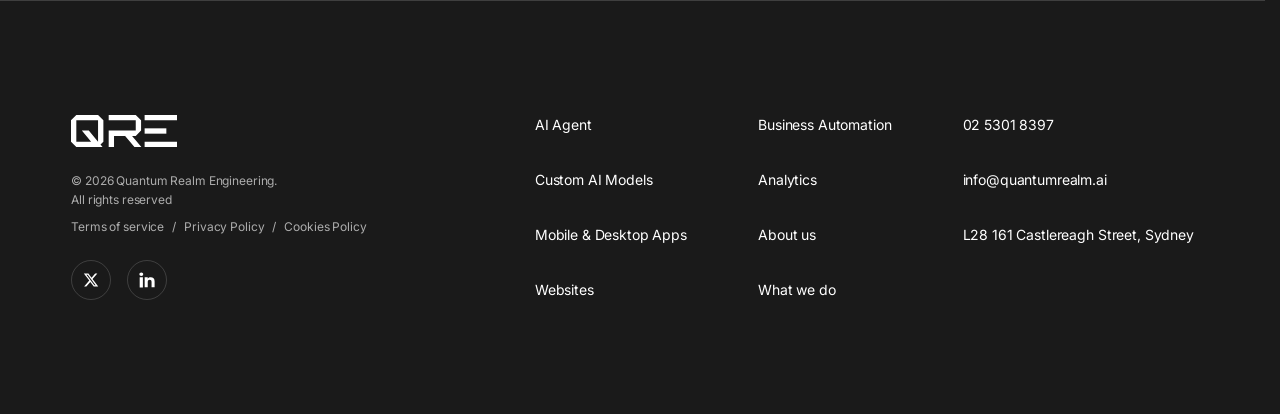
<file: option-3/index.html>
<!DOCTYPE html>
<!-- Option 3: Dark Option 1 (see _snapshots/option-1-dark-2026-10-22/) with a
     logo-mask film hero. Inter + pill buttons site-wide; Geist Mono only in the
     services crystal ASCII. Hero mask: site.js CONFIG.mask. -->
<html lang="en" data-tone="dark">
<head>
  <meta charset="UTF-8">
  <meta name="viewport" content="width=device-width, initial-scale=1">
  <title>QRE — Australia’s Leading AI Developer</title>
  <meta name="description" content="We help innovative startups and established enterprises unlock growth through sovereign AI models, seamless integrations, and top-tier engineering.">
  <link rel="icon" href="favicon.svg" type="image/svg+xml">
  <link rel="icon" href="favicon-32.png" sizes="32x32" type="image/png">
  <link rel="apple-touch-icon" href="apple-touch-icon.png">
  <link rel="preload" href="poster.jpg" as="image">
  <link rel="preload" href="../assets/fonts/inter-latin-opsz-normal.woff2" as="font" type="font/woff2" crossorigin>
  <link rel="preload" href="../assets/fonts/geist-mono-latin-400-normal.woff2" as="font" type="font/woff2" crossorigin>
  <link rel="stylesheet" href="style.css">
  <!-- Reduced motion: full film and copy, no intro lock. Class is on before first paint. -->
  <script>
    if (matchMedia('(prefers-reduced-motion: reduce)').matches) {
      document.documentElement.classList.add('is-reduced');
    } else {
      document.documentElement.classList.add('is-intro');
    }
  </script>
  <script src="script.js" defer></script>
  <script src="site.js" defer></script>
  <script src="chat-script.js" defer></script>
  <script src="chat.js" defer></script>
  <!-- 0/1 rain parked, see cta-rain.js (was <script type="module" src="cta-rain.js"></script>) -->
  <!-- 3D Q parked, see cta-q.js
  <script type="module" src="cta-q.js"></script>
  -->
</head>
<body>
  <!--
  THESIS: The film is the hero, first seen inside the QRE logo, then full-bleed as the intro zooms through the R.
  OWN-WORLD: Dark Option 1 (_snapshots/option-1-dark-2026-10-22/) in Inter and pill buttons; Geist Mono only in the services crystal.
  STORY: A visitor meets the logo with the film inside it, the intro zooms through the R until the film fills the screen, the offer and header appear, and they continue into the proof.
  FIRST VIEWPORT: A centred QRE logo, 65vw (85vw on a phone), with the film clipped to the letters on the dark ground. The header is hidden until the zoom lands. The title arrives with the header at the end of the intro.
  FORM: Specified extension of Option 1. The brief fixed the mask, so there is no separate visual world.
  -->

  <!-- One header. Transparent over the film; solid once the hero passes under it (site.js). -->
  <header class="site-header">
    <a class="site-header__logo" href="./">
      <img src="../assets/icons/qre-logo.svg" width="106" height="32" alt="QRE">
    </a>

    <div class="site-header__tools">
      <nav class="site-nav" id="site-nav" aria-label="Primary">
        <ul class="site-nav__list">
          <li><a class="site-nav__link">About</a></li>
          <li><a class="site-nav__link" href="#services">Services</a></li>
          <li><a class="site-nav__link" href="#work">Work</a></li>
          <li><a class="site-nav__link">Blog</a></li>
          <li><a class="site-nav__link" href="#contact">Contact</a></li>
        </ul>
      </nav>
      <button class="button button--primary site-header__cta" type="button" data-drawer-open="consultation"><span class="button__icon" aria-hidden="true"></span>Get in touch</button>
      <button class="site-header__toggle" type="button" aria-expanded="false" aria-controls="site-nav">Menu</button>
    </div>
  </header>

  <main>
    <section class="hero" data-tone="dark" aria-labelledby="hero-title">
      <div class="hero__sticky">
        <!-- Scale, dim, and radius live here so sticky itself is never transformed. -->
        <div class="hero__cover">
        <!-- The film is clipped to the logo. site.js scales this group about the R. -->
        <div class="hero__stage">
          <div class="hero__logo">
            <div class="hero__media">
              <img class="hero__poster" src="poster.jpg" alt="" width="1920" height="1080">
              <video class="hero__video" poster="poster.jpg" src="../assets/QRE-marketing-banner-video.mp4" muted loop playsinline autoplay preload="auto" aria-hidden="true"></video>
            </div>
          </div>
          <svg class="hero__defs" aria-hidden="true" focusable="false">
            <defs>
              <clipPath id="qre-logo-clip" clipPathUnits="objectBoundingBox">
                <path clip-rule="evenodd" d="M0.30544 0.16667V0.83333L0.27823 0.92363L0.29754 1H0.05021L0 0.83333V0.16667L0.05021 0H0.25523L0.30544 0.16667ZM0.05021 0.83333H0.18987L0.10209 0.48611H0.16764L0.25523 0.83262V0.16667H0.05021V0.83333Z"/>
                <path d="M0.66109 0.16667V0.48611L0.61088 0.65278H0.57620L0.66397 1H0.59842L0.51065 0.65278H0.40586V1H0.35565V0.48611H0.61088V0.16667H0.35565V0H0.61088L0.66109 0.16667Z"/>
                <path d="M1 1H0.69456V0.83333H1V1Z"/>
                <path d="M0.89958 0.58333H0.69456V0.41667H0.89958V0.58333Z"/>
                <path d="M1 0.16667H0.69456V0H1V0.16667Z"/>
              </clipPath>
            </defs>
          </svg>
          <!-- Service backgrounds: shown over the film while a service in
               .hero__services is hovered (site.js 9). One per data-service. -->
          <video class="hero__service-video" data-service="ai-agents" src="../assets/hero-services/ai-agents.mp4" muted loop playsinline preload="auto" aria-hidden="true"></video>
        </div>

        <div class="hero__content">
          <h1 class="hero__title" id="hero-title">Australia’s Leading AI Developer</h1>

          <div class="hero__aside">
            <p class="hero__lede">
              We help innovative startups and established enterprises unlock growth through
              sovereign AI models, seamless integrations, and top-tier engineering.
            </p>
            <div class="hero__actions">
              <a class="button button--primary" href="#contact">Book a consultation</a>
              <a class="button button--outline" href="#work">View case studies</a>
            </div>
          </div>

          <nav class="hero__services" aria-label="Services">
            <a class="hero__service" href="#ai-agents" data-service="ai-agents">AI Agent</a>
            <a class="hero__service" href="#custom-ai-models" data-service="custom-ai-models">Custom AI Models</a>
            <a class="hero__service" href="#mobile-desktop-apps" data-service="mobile-desktop-apps">Mobile &amp; Desktop Apps</a>
            <a class="hero__service" href="#websites" data-service="websites">Websites</a>
            <a class="hero__service" href="#business-automation" data-service="business-automation">Business Automation</a>
            <a class="hero__service" href="#analytics" data-service="analytics">Analytics</a>
          </nav>
        </div>
        </div>
      </div>
      <!-- Marks the visual hero's bottom (100svh), not the extra pin height. -->
      <div class="site-header__sentinel" aria-hidden="true"></div>
    </section>

    <!-- Social proof & key metrics, as in Option 1. -->
    <section class="proof" id="proof" data-tone="dark" aria-labelledby="proof-title">
      <div class="proof__intro">
        <h2 class="proof__title" id="proof-title">
          Trusted by founders <br>and enterprises to unlock <br>AI-driven growth.
        </h2>

        <dl class="metrics">
          <div class="metric">
            <dt class="metric__value">200+</dt>
            <dd class="metric__label">Completed projects</dd>
            <dd class="metric__note">Delivered across software, AI, web, design, automation and operational systems for startups, funded companies and established businesses.</dd>
          </div>
          <div class="metric">
            <dt class="metric__value">$2.2B</dt>
            <dd class="metric__label">Raised by our clients</dd>
            <dd class="metric__note">Supporting companies with the digital products, platforms, decks and assets used across funding, launch and expansion stages.</dd>
          </div>
        </dl>
      </div>

      <!-- Client logos: an endless strip. The list is repeated once so the loop has no seam;
           the copy is hidden from assistive tech. -->
      <div class="logos">
        <div class="logos__track">
          <ul class="logos__list" aria-label="Clients">
            <li class="logo"><span class="logo__clip logo__clip--01"><span class="logo__mask logo__mask--01" role="img" aria-label="Powerplay AI"></span></span></li>
            <li class="logo"><img src="../assets/logos/02.svg" width="78" height="78" alt="CTRL Print Group"></li>
            <li class="logo"><img src="../assets/logos/03.svg" width="161" height="70" alt="Comuniq"></li>
            <li class="logo"><img src="../assets/logos/04.svg" width="157" height="64" alt="Brazilian Booty Co"></li>
            <li class="logo"><img src="../assets/logos/05.svg" width="198" height="56" alt="Compli One"></li>
            <li class="logo"><img src="../assets/logos/06.svg" width="232" height="78" alt="NSW Government"></li>
            <li class="logo"><img src="../assets/logos/07-xplorr.svg" width="160" height="27" alt="xplorr.ai"></li>
            <li class="logo"><img src="../assets/logos/08-fill.svg" width="154" height="56" alt="Boston Trading Co"></li>
            <li class="logo"><span class="logo__mask logo__mask--09" role="img" aria-label="Client logo"></span></li>
            <li class="logo"><span class="logo__mask logo__mask--11" role="img" aria-label="SaucedIt"></span></li>
            <li class="logo"><span class="logo__mask logo__mask--12" role="img" aria-label="Client logo"></span></li>
          </ul>
          <ul class="logos__list" aria-hidden="true">
            <li class="logo"><span class="logo__clip logo__clip--01"><span class="logo__mask logo__mask--01"></span></span></li>
            <li class="logo"><img src="../assets/logos/02.svg" width="78" height="78" alt=""></li>
            <li class="logo"><img src="../assets/logos/03.svg" width="161" height="70" alt=""></li>
            <li class="logo"><img src="../assets/logos/04.svg" width="157" height="64" alt=""></li>
            <li class="logo"><img src="../assets/logos/05.svg" width="198" height="56" alt=""></li>
            <li class="logo"><img src="../assets/logos/06.svg" width="232" height="78" alt=""></li>
            <li class="logo"><img src="../assets/logos/07-xplorr.svg" width="160" height="27" alt=""></li>
            <li class="logo"><img src="../assets/logos/08-fill.svg" width="154" height="56" alt=""></li>
            <li class="logo"><span class="logo__mask logo__mask--09"></span></li>
            <li class="logo"><span class="logo__mask logo__mask--11"></span></li>
            <li class="logo"><span class="logo__mask logo__mask--12"></span></li>
          </ul>
        </div>
      </div>
    </section>

    <!-- Services: a scrolling list and one sticky ASCII crystal (site.js).
         Each service is about a viewport tall. Desktop splits at 1024 px.
         The 0/1 grid is the hero gem's renderer, sampling one looping video
         per service and dissolving between them cell by cell. -->
    <section class="services" id="services" data-tone="dark" aria-labelledby="services-title">
      <h2 class="services__title" id="services-title">What we do</h2>

      <div class="services__layout">
        <div class="services__stage" aria-hidden="true">
          <div class="services__figure">
            <div class="services__crystal">
              <canvas class="services__art" aria-hidden="true"></canvas>
            </div>
          </div>
        </div>

        <div class="services__list">
          <article class="service is-active" id="ai-agents" aria-current="true">
            <div class="service__body">
              <h3 class="service__title">AI Agent</h3>
              <p class="service__lede">Delivered across software, AI, web, design, automation and operational systems for startups, funded companies and established businesses.</p>
              <ul class="service__list">
                <li>AI customer support</li>
                <li>Autonomous sales outreach</li>
                <li>Smart operations triage</li>
                <li>24/7 digital assistants</li>
              </ul>
              <a class="button button--outline" href="#ai-agents">Learn more</a>
            </div>
          </article>

          <article class="service" id="custom-ai-models">
            <div class="service__body">
              <h3 class="service__title">Custom AI Models</h3>
              <p class="service__lede">We design, train, and deploy custom AI models tailored to your data, use case, and business goals.</p>
              <ul class="service__list">
                <li>Model fine-tuning</li>
                <li>Private/hosted deployment</li>
                <li>Domain-specific models</li>
                <li>Model integration &amp; support</li>
              </ul>
              <a class="button button--outline" href="#custom-ai-models">Learn more</a>
            </div>
          </article>

          <article class="service" id="mobile-desktop-apps">
            <div class="service__body">
              <h3 class="service__title">Mobile &amp; Desktop Apps</h3>
              <p class="service__lede">We build fast, reliable mobile and desktop apps that give your customers a seamless experience on any device.</p>
              <ul class="service__list">
                <li>Native iOS &amp; Android apps</li>
                <li>Cross-platform apps</li>
                <li>Desktop applications</li>
                <li>Progressive web apps</li>
              </ul>
              <a class="button button--outline" href="#mobile-desktop-apps">Learn more</a>
            </div>
          </article>

          <article class="service" id="websites">
            <div class="service__body">
              <h3 class="service__title">Websites</h3>
              <p class="service__lede">We design and build high-performing websites that showcase your brand and convert visitors into customers.</p>
              <ul class="service__list">
                <li>Marketing &amp; brand websites</li>
                <li>E-commerce platforms</li>
                <li>Custom web applications</li>
                <li>SEO-optimised architecture</li>
              </ul>
              <a class="button button--outline" href="#websites">Learn more</a>
            </div>
          </article>

          <article class="service" id="business-automation">
            <div class="service__body">
              <h3 class="service__title">Business Automation</h3>
              <p class="service__lede">We connect your existing tools and automate manual workflows so your team can focus on higher-value work.</p>
              <ul class="service__list">
                <li>Workflow automation</li>
                <li>CRM &amp; tool integrations</li>
                <li>Document &amp; approval automation</li>
                <li>Internal operations tooling</li>
              </ul>
              <a class="button button--outline" href="#business-automation">Learn more</a>
            </div>
          </article>

          <article class="service" id="analytics">
            <div class="service__body">
              <h3 class="service__title">Analytics</h3>
              <p class="service__lede">We turn your data into clear, actionable dashboards and reports that drive smarter decisions.</p>
              <ul class="service__list">
                <li>Custom dashboards</li>
                <li>Real-time reporting</li>
                <li>Predictive analytics</li>
                <li>Data pipeline integration</li>
              </ul>
              <a class="button button--outline" href="#analytics">Learn more</a>
            </div>
          </article>
        </div>
      </div>
    </section>

    <!-- Work: three full-screen video cases; tilt after the cursor (site.js 5). -->
    <section class="work" id="work" data-tone="dark" aria-labelledby="work-title">
      <h2 class="visually-hidden" id="work-title">Selected work</h2>

      <article class="work-case">
        <div class="work-case__frame">
        <div class="work-case__scene" aria-hidden="true">
          <video class="work-case__image" muted playsinline preload="none" poster="media/work/video/case-sleep-tracker-poster.jpg" data-mode="loop" data-src="media/work/video/case-sleep-tracker.mp4" data-src-mobile="media/work/video/case-sleep-tracker-1280.mp4" loop aria-hidden="true"></video>
        </div>
        <div class="work-case__content">
          <h3 class="work-case__title">AI Sleep Tracker &amp; Dream Decoder</h3>
          <p class="work-case__desc">An AI-powered mobile app that tracks sleep patterns, analyses behavioural data, and uses generative AI to visually decode and interpret user dreams.</p>
          <a class="button button--primary work-case__cta" href="#work">Read case study</a>
        </div>
        </div>
      </article>

      <article class="work-case">
        <div class="work-case__frame">
        <div class="work-case__scene" aria-hidden="true">
          <video class="work-case__image" muted playsinline preload="none" poster="media/work/video/case-holiday-park-poster.jpg" data-mode="loop" data-src="media/work/video/case-holiday-park.mp4" data-src-mobile="media/work/video/case-holiday-park-1280.mp4" loop aria-hidden="true"></video>
        </div>
        <div class="work-case__content">
          <h3 class="work-case__title">Holiday Park Website Redesign</h3>
          <p class="work-case__desc">A new website for a coastal holiday park: clearer stays and offers, faster booking, and a brand that feels like the place itself.</p>
          <a class="button button--primary work-case__cta" href="#work">Read case study</a>
        </div>
        </div>
      </article>

      <article class="work-case">
        <div class="work-case__frame">
        <div class="work-case__scene" aria-hidden="true">
          <video class="work-case__image" muted playsinline preload="none" poster="media/work/video/case-gpu-cloud-poster.jpg" data-mode="loop" data-src="media/work/video/case-gpu-cloud.mp4" data-src-mobile="media/work/video/case-gpu-cloud-1280.mp4" loop aria-hidden="true"></video>
        </div>
        <div class="work-case__content">
          <h3 class="work-case__title">GPU Cloud Platform Website</h3>
          <p class="work-case__desc">A new website for Sharon AI, an Australian neocloud providing GPU compute and storage for AI and HPC workloads, as part of the company’s rebrand.</p>
          <a class="button button--primary work-case__cta" href="#work">Read case study</a>
        </div>
        </div>
      </article>
      <!-- Holds the last case sticky while the CTA slides over it. -->
      <div class="work__pin" aria-hidden="true"></div>
    </section>

    <!-- Contact: centred statement and one button over the ASCII blob (site.js 6b). Opens the chat drawer. -->
    <section class="cta" id="contact" data-tone="dark" aria-labelledby="cta-title">
      <div class="cta__backdrop" aria-hidden="true">
        <canvas class="cta__art"></canvas>
      </div>
      <h2 class="cta__title" id="cta-title">
        <span class="cta__kicker">Ready to scale with AI?</span>
        Let’s&nbsp;build intelligent systems together.
      </h2>
      <button class="button button--primary cta__button" type="button" data-drawer-open="consultation"><span class="button__icon" aria-hidden="true"></span>Chat with us</button>
    </section>
  </main>

  <!-- Consultation drawer (site.js 6): slides in from the right; full screen on
       phones. Always dark, whatever the page tone. Holds the scripted chat
       (chat.js runs it, chat-script.js holds its copy); no backend. -->
  <dialog class="drawer" id="consultation" aria-labelledby="chat-title">
    <div class="drawer__panel chat" data-chat>
      <header class="chat__header">
        <span class="chat__avatar" aria-hidden="true"><span class="chat__avatar-icon"></span></span>
        <h2 class="chat__name" id="chat-title">QRE assistant <span class="chat__badge">AI</span></h2>
        <button class="chat__restart" type="button" data-chat-restart hidden>Start over</button>
        <button class="drawer__close" type="button" data-drawer-close aria-label="Close">
          <svg viewBox="0 0 18 18" width="18" height="18" aria-hidden="true"><path d="M2 18H0V16H2V18ZM18 16V18H16V16H18ZM4 16H2V14H4V16ZM16 14V16H14V14H16ZM6 14H4V12H6V14ZM14 12V14H12V12H14ZM8 12H6V10H8V12ZM12 10V12H10V10H12ZM10 8V10H8V8H10ZM8 8H6V6H8V8ZM12 6V8H10V6H12ZM6 6H4V4H6V6ZM14 4V6H12V4H14ZM4 4H2V2H4V4ZM16 2V4H14V2H16ZM2 2H0V0H2V2ZM18 0V2H16V0H18Z" fill="currentColor"/></svg>
        </button>
      </header>

      <div class="chat__log" role="log" aria-live="polite" aria-label="Conversation" tabindex="-1"></div>

      <form class="chat__composer" novalidate>
        <div class="chat__field">
          <textarea class="chat__input" id="chat-input" name="message" rows="1" aria-label="Message" autocomplete="off"></textarea>
          <button class="chat__send" type="submit" aria-label="Send" disabled>
            <span class="chat__send-icon" aria-hidden="true"></span>
          </button>
        </div>
      </form>
    </div>
  </dialog>

  <!-- Footer: the services from the cards above, the rest from quantumrealm.ai's
       footer. The links are placeholders (no href), so they look and hover like
       links but go nowhere yet. -->
  <footer class="site-footer" data-tone="dark">
    <div class="site-footer__brand">
      <span class="site-footer__logo" role="img" aria-label="QRE"></span>
      <div class="site-footer__fine">
        <p class="site-footer__copyright">© 2026 Quantum Realm Engineering.<br> All rights reserved</p>
        <nav aria-label="Legal">
          <ul class="site-footer__legal">
            <li><a>Terms of service</a></li>
            <li><a>Privacy Policy</a></li>
            <li><a>Cookies Policy</a></li>
          </ul>
        </nav>
      </div>
      <ul class="site-footer__social">
        <li><a class="site-footer__social-link site-footer__social-link--x"><span class="visually-hidden">X</span></a></li>
        <li><a class="site-footer__social-link site-footer__social-link--linkedin"><span class="visually-hidden">LinkedIn</span></a></li>
      </ul>
    </div>

    <nav class="site-footer__nav" aria-label="Footer">
      <ul class="site-footer__links site-footer__pages">
        <li><a>AI Agent</a></li>
        <li><a>Custom AI Models</a></li>
        <li><a>Mobile &amp; Desktop Apps</a></li>
        <li><a>Websites</a></li>
        <li><a>Business Automation</a></li>
        <li><a>Analytics</a></li>
        <li><a>About us</a></li>
        <li><a>What we do</a></li>
      </ul>

      <ul class="site-footer__links site-footer__contacts">
        <li><a>02 5301 8397</a></li>
        <li><a>info@quantumrealm.ai</a></li>
        <li><a>L28 161 Castlereagh Street, Sydney</a></li>
      </ul>
    </nav>
  </footer>
</body>
</html>
</file>
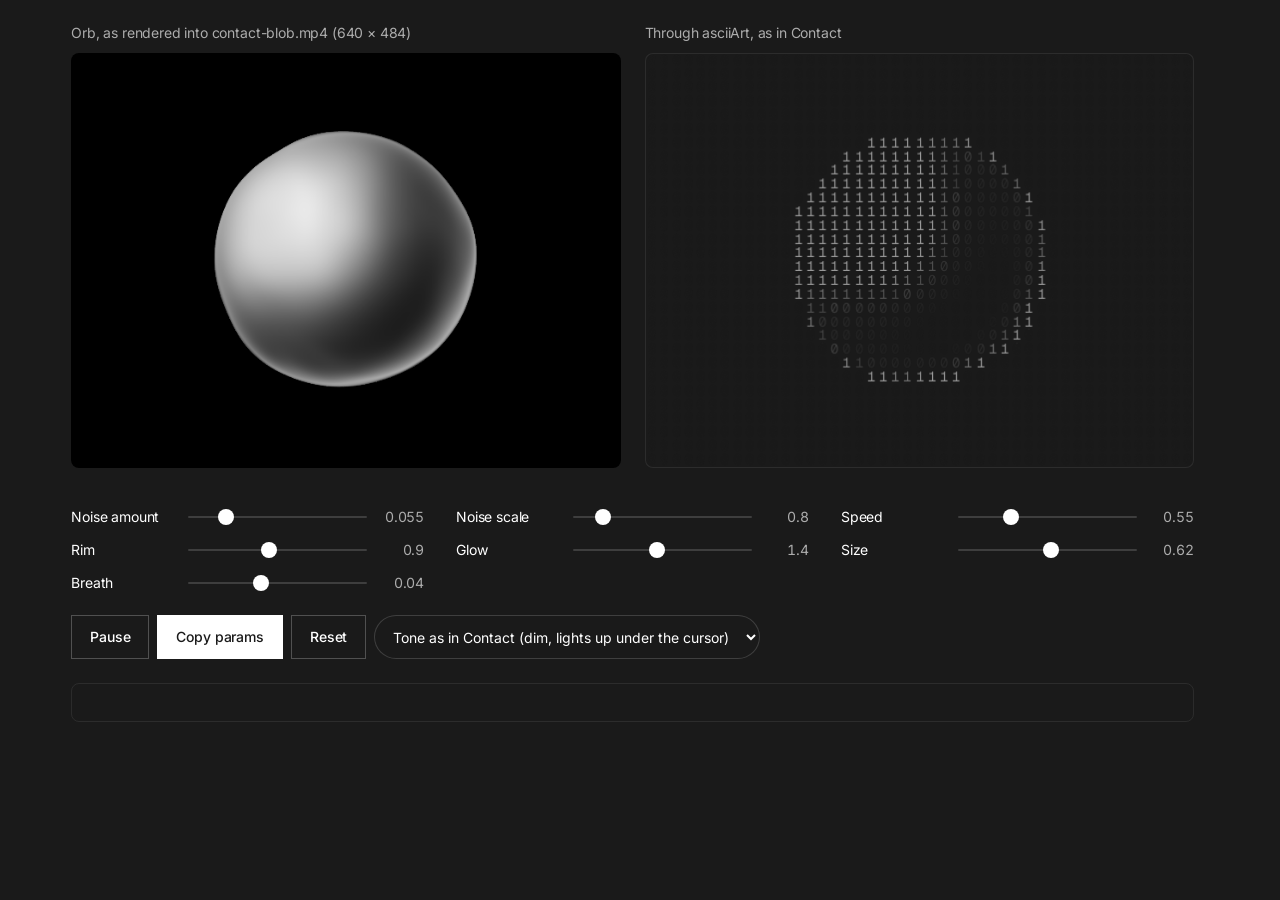
<file: option-3/blob-lab.html>
<!DOCTYPE html>
<!-- Tuning page for option-3/blob.js (the Contact orb). Not linked from the site.
     tools/render-blob.mjs opens it to render assets/contact-blob.mp4 frame by frame
     (window.blobLab). ?params={json} sets the starting parameters. -->
<html lang="en" data-tone="dark">
<head>
  <meta charset="UTF-8">
  <meta name="viewport" content="width=device-width, initial-scale=1">
  <meta name="robots" content="noindex">
  <title>Blob lab · QRE</title>
  <link rel="icon" href="../assets/icons/qre-logo.svg">
  <link rel="preload" href="../assets/fonts/inter-latin-opsz-normal.woff2" as="font" type="font/woff2" crossorigin>
  <link rel="preload" href="../assets/fonts/geist-mono-latin-400-normal.woff2" as="font" type="font/woff2" crossorigin>
  <link rel="modulepreload" href="vendor/three.module.js">
  <link rel="modulepreload" href="blob.js">
  <link rel="stylesheet" href="style.css">
  <script src="script.js" defer></script>
  <style>
    .lab {
      display: grid;
      grid-template-columns: minmax(0, 1fr) minmax(0, 1fr);
      gap: var(--space-md);
      padding: var(--space-md) var(--gutter) var(--space-3xl);
      color: var(--paper);
    }

    .lab__view {
      display: flex;
      flex-direction: column;
      gap: var(--space-xs);
      min-width: 0;
    }

    .lab__label {
      margin: 0;
      font-size: 14px;
      color: var(--on-surface-muted);
    }

    .lab__orb {
      display: block;
      width: 100%;
      height: auto;
      aspect-ratio: 640 / 484;
      border-radius: 8px;
    }

    /* The ASCII host: the same background token and glyph settings as Contact. */
    .lab__ascii {
      position: relative;
      aspect-ratio: 640 / 484;
      overflow: hidden;
      border-radius: 8px;
      border: 1px solid var(--line-inverse);
      background-color: var(--hero-bg);
    }

    .lab__ascii canvas {
      position: absolute;
      inset: 0;
      display: block;
      width: 100%;
      height: 100%;
    }

    .lab__controls {
      grid-column: 1 / -1;
      display: grid;
      grid-template-columns: repeat(auto-fill, minmax(260px, 1fr));
      gap: var(--space-sm) var(--space-lg);
      padding-top: var(--space-sm);
    }

    .lab__slider {
      display: grid;
      grid-template-columns: 7.5em minmax(0, 1fr) 5ch;
      align-items: center;
      gap: 12px;
      font-size: 14px;
    }

    .lab__slider input[type='range'] {
      -webkit-appearance: none;
      appearance: none;
      width: 100%;
      height: 2px;
      margin: 0;
      border-radius: 999px;
      background: var(--hairline);
      cursor: pointer;
    }

    .lab__slider input[type='range']::-webkit-slider-thumb {
      -webkit-appearance: none;
      width: 16px;
      height: 16px;
      border: 0;
      border-radius: 50%;
      background: var(--paper);
      cursor: pointer;
    }

    .lab__slider input[type='range']::-moz-range-thumb {
      width: 16px;
      height: 16px;
      border: 0;
      border-radius: 50%;
      background: var(--paper);
      cursor: pointer;
    }

    .lab__slider output {
      font-variant-numeric: tabular-nums;
      color: var(--on-surface-muted);
      text-align: right;
    }

    .lab__actions {
      grid-column: 1 / -1;
      display: flex;
      flex-wrap: wrap;
      align-items: center;
      gap: 8px;
    }

    .lab__actions .button {
      height: 44px;
      padding-inline: 18px;
      font-size: 14px;
    }

    .lab__actions label {
      max-width: 100%;
    }

    .lab__actions select {
      max-width: 100%;
      height: 44px;
      padding: 0 14px;
      border: 1px solid var(--hairline);
      border-radius: 999px;
      background: var(--hero-bg);
      color: var(--paper);
      font: inherit;
      font-size: 14px;
    }

    .lab__json {
      grid-column: 1 / -1;
      margin: 0;
      min-height: 3em;
      padding: var(--space-sm);
      border-radius: 8px;
      border: 1px solid var(--line-inverse);
      color: var(--on-surface-muted);
      font-size: 13px;
      white-space: pre-wrap;
      word-break: break-all;
    }

    @media (max-width: 860px) {
      .lab {
        grid-template-columns: minmax(0, 1fr);
      }
    }
  </style>
</head>
<body>
  <h1 class="visually-hidden">Blob lab</h1>
  <main class="lab">
    <div class="lab__view">
      <p class="lab__label">Orb, as rendered into contact-blob.mp4 (640 × 484)</p>
      <canvas class="lab__orb" id="orb" width="640" height="484"></canvas>
    </div>
    <div class="lab__view">
      <p class="lab__label">Through asciiArt, as in Contact</p>
      <div class="lab__ascii" id="ascii"><canvas aria-hidden="true"></canvas></div>
    </div>
    <div class="lab__controls" id="controls"></div>
    <div class="lab__actions">
      <button class="button button--outline" type="button" id="play">Pause</button>
      <button class="button button--primary" type="button" id="copy">Copy params</button>
      <button class="button button--outline" type="button" id="reset">Reset</button>
      <label>
        <span class="visually-hidden">ASCII tone</span>
        <select id="tone">
          <option value="contact">Tone as in Contact (dim, lights up under the cursor)</option>
          <option value="bright">Full brightness</option>
        </select>
      </label>
    </div>
    <pre class="lab__json" id="json" aria-live="polite"></pre>
  </main>
  <script type="module">
    import { createBlob, DEFAULTS } from './blob.js';

    const SLIDERS = [
      ['amount', 'Noise amount', 0, 0.3, 0.005],
      ['scale', 'Noise scale', 0.3, 4, 0.05],
      ['speed', 'Speed', 0, 2, 0.01],
      ['rim', 'Rim', 0, 2, 0.01],
      ['glow', 'Glow', 0, 3, 0.01],
      ['size', 'Size', 0.2, 1, 0.01],
      ['breath', 'Breath', 0, 0.1, 0.002],
    ];
    // Contact's asciiArt settings (site.js 6b), so the right view matches the page.
    const CONTACT_TONE = { brightness: 0.62 * 0.6, restDim: 0.45 };
    const BRIGHT_TONE = { brightness: 0.62, restDim: 0 };

    let start = {};
    const query = new URLSearchParams(location.search).get('params');
    if (query) {
      try {
        start = JSON.parse(query);
      } catch {
        console.warn('[blob lab] ?params is not JSON; using the defaults.');
      }
    }

    const orbCanvas = document.querySelector('#orb');
    const blob = createBlob(orbCanvas, start);
    const controls = document.querySelector('#controls');
    const json = document.querySelector('#json');
    const inputs = {};

    for (const [key, label, min, max, step] of SLIDERS) {
      const row = document.createElement('label');
      row.className = 'lab__slider';
      row.innerHTML = `<span>${label}</span><input type="range" min="${min}" max="${max}" step="${step}"><output></output>`;
      const input = row.querySelector('input');
      const output = row.querySelector('output');
      input.value = String(blob.params[key]);
      output.textContent = Number(input.value).toFixed(3).replace(/\.?0+$/, '') || '0';
      input.addEventListener('input', () => {
        output.textContent = Number(input.value).toFixed(3).replace(/\.?0+$/, '') || '0';
        blob.set({ [key]: Number(input.value) });
      });
      inputs[key] = { input, output };
      controls.append(row);
    }

    // The ASCII view samples the orb canvas after every orb frame.
    let art = null;
    const asciiHost = document.querySelector('#ascii');
    function mountArt() {
      if (art || typeof asciiArt !== 'function') return;
      art = asciiArt(asciiHost, {
        mediaElement: orbCanvas,
        mediaSource: 'blob.js canvas',
        mediaType: 'image',
        imageZoom: 0,
        playIntro: false,
        fit: 'contain',
        mediaScale: 1,
        focalPoint: { x: 0.5, y: 0.5 },
        narrow: null,
        quiet: true,
        brightness: CONTACT_TONE.brightness,
        restDim: CONTACT_TONE.restDim,
      });
    }
    blob.onFrame = () => {
      if (art) art.redraw();
    };
    if (document.readyState === 'loading') {
      document.addEventListener('DOMContentLoaded', mountArt, { once: true });
    } else {
      mountArt();
    }

    document.querySelector('#tone').addEventListener('change', (event) => {
      if (!art) return;
      const tone = event.target.value === 'bright' ? BRIGHT_TONE : CONTACT_TONE;
      art.setScene({ brightness: tone.brightness });
      art.setRestDim(tone.restDim);
    });

    const play = document.querySelector('#play');
    play.addEventListener('click', () => {
      if (blob.running) {
        blob.stop();
        play.textContent = 'Play';
      } else {
        blob.start();
        play.textContent = 'Pause';
      }
    });

    document.querySelector('#copy').addEventListener('click', async () => {
      const text = JSON.stringify(blob.params, null, 2);
      json.textContent = text;
      console.log(text);
      try {
        await navigator.clipboard.writeText(text);
        json.textContent = text + '\n\nCopied to the clipboard.';
      } catch {
        // No clipboard access (http, or permission): the JSON above is still there to copy.
      }
    });

    document.querySelector('#reset').addEventListener('click', () => {
      blob.set(DEFAULTS);
      for (const [key] of SLIDERS) {
        inputs[key].input.value = String(DEFAULTS[key]);
        inputs[key].input.dispatchEvent(new Event('input'));
      }
    });

    // Reduced motion: the orb holds its first frame until Play is pressed.
    if (matchMedia('(prefers-reduced-motion: reduce)').matches) {
      play.textContent = 'Play';
    } else {
      blob.start();
    }
    // For tools/render-blob.mjs: deterministic frames without the clock.
    window.blobLab = { blob, DEFAULTS, get art() { return art; } };
  </script>
</body>
</html>
</file>
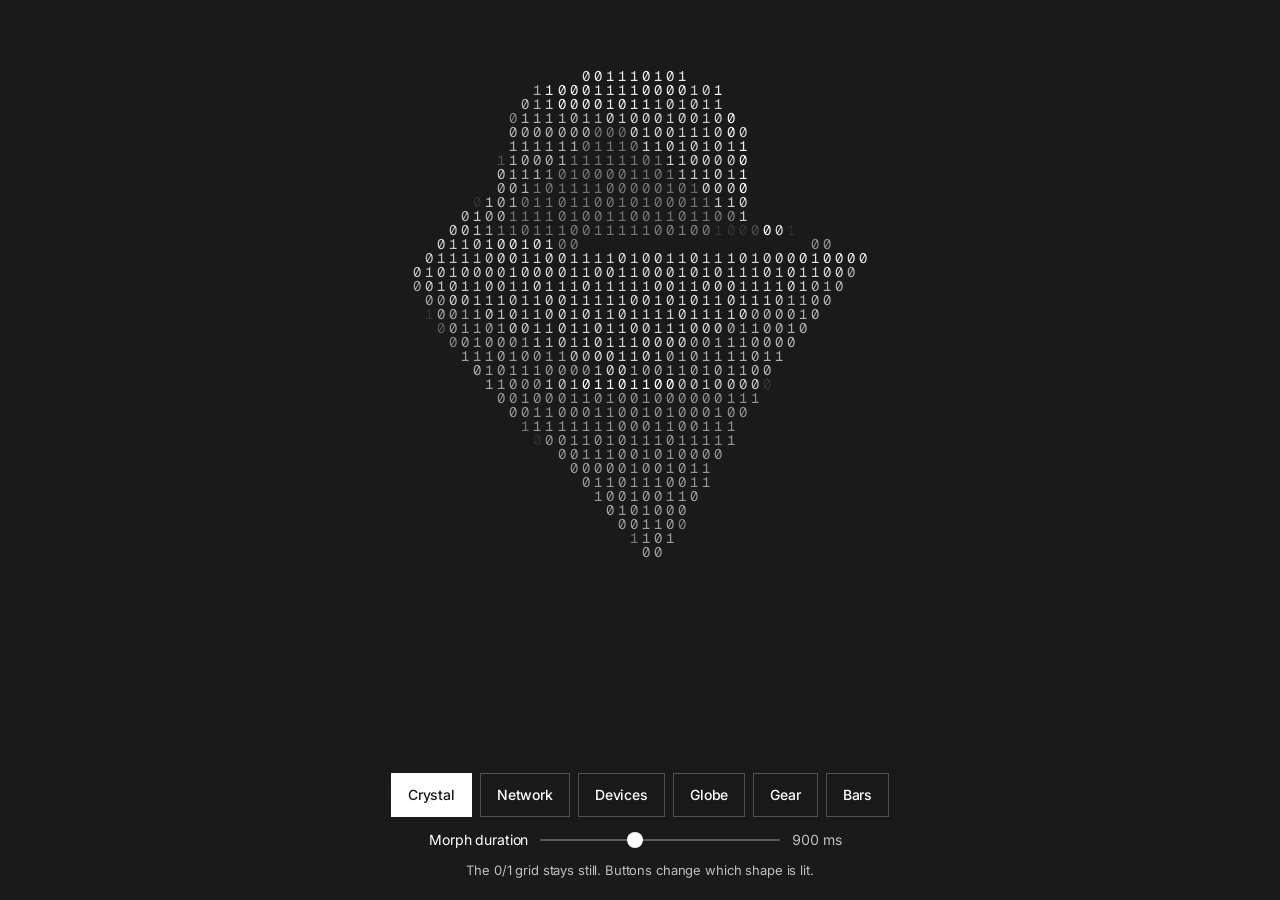
<file: option-3/crystal-lab.html>
<!DOCTYPE html>
<!-- Tuning page for option-3/crystal.js. Not linked from the site. -->
<html lang="en" data-tone="dark">
<head>
  <meta charset="UTF-8">
  <meta name="viewport" content="width=device-width, initial-scale=1">
  <meta name="robots" content="noindex">
  <title>Crystal lab — QRE</title>
  <link rel="icon" href="../assets/icons/qre-logo.svg">
  <link rel="preload" href="../assets/fonts/inter-latin-opsz-normal.woff2" as="font" type="font/woff2" crossorigin>
  <link rel="preload" href="../assets/fonts/geist-mono-latin-400-normal.woff2" as="font" type="font/woff2" crossorigin>
  <link rel="modulepreload" href="vendor/three.module.js">
  <link rel="modulepreload" href="crystal.js">
  <link rel="stylesheet" href="style.css">
  <style>
    .lab__stage {
      position: fixed;
      inset: 0 0 200px 0;
    }

    .lab__bar {
      position: fixed;
      z-index: 2;
      left: 50%;
      bottom: 0;
      transform: translateX(-50%);
      display: flex;
      flex-direction: column;
      align-items: center;
      gap: 14px;
      width: min(920px, calc(100% - 32px));
      padding: 28px 0 max(22px, env(safe-area-inset-bottom));
      background: linear-gradient(to top, #1a1a1a 40%, rgb(26 26 26 / 0));
    }

    .lab__shapes {
      display: flex;
      flex-wrap: wrap;
      justify-content: center;
      gap: 8px;
    }

    .lab__shapes .button {
      height: 44px;
      padding-inline: 16px;
      font-size: 14px;
    }

    .lab__shapes .button.is-on {
      background-color: var(--paper);
      color: var(--ink);
      border-color: var(--paper);
    }

    .lab__duration {
      display: flex;
      align-items: center;
      gap: 12px;
      color: var(--paper);
      font-size: 14px;
      font-variation-settings: 'opsz' var(--opsz-text);
      letter-spacing: var(--tracking-body);
    }

    .lab__duration input[type='range'] {
      -webkit-appearance: none;
      appearance: none;
      width: min(240px, 42vw);
      height: 2px;
      margin: 0;
      border-radius: 999px;
      background: rgb(255 255 255 / 0.28);
      cursor: pointer;
    }

    .lab__duration input[type='range']::-webkit-slider-thumb {
      -webkit-appearance: none;
      width: 16px;
      height: 16px;
      border: 0;
      border-radius: 50%;
      background: var(--paper);
      cursor: pointer;
    }

    .lab__duration input[type='range']::-moz-range-thumb {
      width: 16px;
      height: 16px;
      border: 0;
      border-radius: 50%;
      background: var(--paper);
      cursor: pointer;
    }

    .lab__duration output {
      min-width: 6.5ch;
      font-variant-numeric: tabular-nums;
      color: rgb(255 255 255 / 0.72);
    }

    .lab__note {
      margin: 0;
      color: rgb(255 255 255 / 0.72);
      font-size: 13px;
      letter-spacing: var(--tracking-body);
      text-align: center;
    }
  </style>
</head>
<body>
  <h1 class="visually-hidden">Crystal lab</h1>
  <div class="lab__stage" id="stage"></div>
  <div class="lab__bar">
    <div class="lab__shapes" id="shapes" role="group" aria-label="Shapes"></div>
    <label class="lab__duration">
      <span>Morph duration</span>
      <input id="duration" type="range" min="200" max="2000" step="20" value="900">
      <output id="duration-out" for="duration">900 ms</output>
    </label>
    <p class="lab__note">The 0/1 grid stays still. Buttons change which shape is lit.</p>
    <p class="lab__note" id="reduced-note" hidden>Reduced motion is on, so the shape holds still and morphs crossfade.</p>
  </div>
  <script type="module">
    import { createCrystal, SHAPES, CONFIG } from './crystal.js';

    const stage = document.querySelector('#stage');
    const shapes = document.querySelector('#shapes');
    const duration = document.querySelector('#duration');
    const durationOut = document.querySelector('#duration-out');
    const note = document.querySelector('#reduced-note');
    const crystal = createCrystal(stage, { shape: 'crystal' });
    let current = 'crystal';

    duration.value = String(CONFIG.morphDuration);
    durationOut.textContent = CONFIG.morphDuration + ' ms';
    if (matchMedia('(prefers-reduced-motion: reduce)').matches) note.hidden = false;

    duration.addEventListener('input', () => {
      durationOut.textContent = duration.value + ' ms';
    });

    Object.entries(SHAPES).forEach(([name, spec]) => {
      const button = document.createElement('button');
      button.type = 'button';
      button.className = 'button button--outline' + (name === current ? ' is-on' : '');
      button.textContent = spec.title;
      button.setAttribute('aria-pressed', name === current ? 'true' : 'false');
      button.addEventListener('click', () => {
        current = name;
        crystal.morphTo(name, { duration: Number(duration.value) });
        shapes.querySelectorAll('button').forEach((other) => {
          const on = other === button;
          other.classList.toggle('is-on', on);
          other.setAttribute('aria-pressed', on ? 'true' : 'false');
        });
      });
      shapes.append(button);
    });
  </script>
</body>
</html>
</file>
<file: style.css>
/* ==========================================================================
   QRE — landing page: headers, ASCII hero, social proof, services, recent
   work, contact and footer.
   The page has two tones, dark and light. Sections paint with the tone
   tokens below, and site.js switches the tone as each section reaches the
   middle of the screen, so dark and light bands crossfade instead of meeting
   at an edge.
   The ASCII canvas is transparent: the dark colour behind the characters is
   set here (--hero-bg), and script.js never touches it.
   ========================================================================== */

/* --------------------------------------------------------------------------
   Fonts — self-hosted from Fontsource (SIL Open Font License; licences in
   assets/fonts/). Latin subsets only.
   -------------------------------------------------------------------------- */

/* Geist Mono (Vercel): the ASCII glyphs, nav, labels and buttons. */
@font-face {
  font-family: 'Geist Mono';
  font-style: normal;
  font-weight: 400;
  font-display: swap; /* shows the fallback monospace instantly, swaps in once loaded */
  src: url('assets/fonts/geist-mono-latin-400-normal.woff2') format('woff2');
  unicode-range: U+0000-00FF, U+2000-206F;
}

@font-face {
  font-family: 'Geist Mono';
  font-style: normal;
  font-weight: 500;
  font-display: swap;
  src: url('assets/fonts/geist-mono-latin-500-normal.woff2') format('woff2');
  unicode-range: U+0000-00FF, U+2000-206F;
}

/* Inter, variable weight + optical size. At display sizes the browser moves
   the opsz axis to its top, which is Inter Display — the headings' face. */
@font-face {
  font-family: 'Inter';
  font-style: normal;
  font-weight: 100 900;
  font-display: swap;
  src: url('assets/fonts/inter-latin-opsz-normal.woff2') format('woff2-variations'),
       url('assets/fonts/inter-latin-opsz-normal.woff2') format('woff2');
  unicode-range: U+0000-00FF, U+0131, U+0152-0153, U+02BB-02BC, U+02C6, U+02DA, U+02DC,
                 U+0304, U+0308, U+0329, U+2000-206F, U+20AC, U+2122, U+2191, U+2193,
                 U+2212, U+2215, U+FEFF, U+FFFD;
}

/* --------------------------------------------------------------------------
   Tokens
   -------------------------------------------------------------------------- */

/* Registered so the page tone's colours interpolate when it changes instead
   of jumping (and so --hero-bg reads back as rgb() in script.js). */
@property --hero-bg          { syntax: '<color>';  inherits: true; initial-value: #1A1A1A; }
@property --surface          { syntax: '<color>';  inherits: true; initial-value: #FFFFFF; }
@property --on-surface       { syntax: '<color>';  inherits: true; initial-value: #1A1A1A; }
@property --on-surface-muted { syntax: '<color>';  inherits: true; initial-value: #666666; }
@property --tone             { syntax: '<number>'; inherits: true; initial-value: 0; }
@property --hero-art         { syntax: '<number>'; inherits: true; initial-value: 1; }
@property --cta-art          { syntax: '<number>'; inherits: true; initial-value: 1; }

:root {
  --hero-bg: #1A1A1A;                        /* ← the dark tone: hero, contact and footer */
  --ink: #1A1A1A;                            /* text on light */
  --ink-muted: #666666;                      /* secondary copy on light */
  --paper: #FFFFFF;
  --line: rgb(26 26 26 / 0.16);              /* header 2's rule (header 2 is always light) */
  --line-inverse: rgb(255 255 255 / 0.08);   /* header 1's rule (header 1 only sits on the hero) */

  /* Page tone: light, or dark while html[data-tone='dark'] (site.js). */
  --surface: var(--paper);                   /* page and card background */
  --on-surface: var(--ink);                  /* text and icons */
  --on-surface-muted: var(--ink-muted);      /* secondary copy, client logos */
  --tone: 0;                                 /* 0 light → 1 dark, for what fades with the tone */
  --hairline: color-mix(in srgb, var(--on-surface) 16%, transparent);

  --font-display: 'Inter', 'Helvetica Neue', Arial, sans-serif;
  --font-mono: 'Geist Mono', ui-monospace, 'SF Mono', Menlo, Consolas, monospace;

  /* The design is drawn at 1440 px; these scale down with the viewport. */
  --gutter: clamp(20px, 5.56vw, 80px);       /* 80 px at 1440 */
  --column-gap: clamp(40px, 8.33vw, 120px);  /* 120 px at 1440 */
  --section-space: clamp(80px, 8.9vw, 128px);/* 128 px at 1440 */
  --header-h: 64px;
  --ease-out: cubic-bezier(0.16, 1, 0.3, 1);
  --ease-in-out: cubic-bezier(0.65, 0, 0.35, 1);
  --tone-delay: 0.25s;  /* the page's crossfade waits this long after the tone turns, so the
                           buttons' quick switch (see Buttons) lands in its middle, not at its
                           end, where a button would sit on a page already almost its own colour */
}

:root[data-tone='dark'] {
  --surface: var(--hero-bg);
  --on-surface: var(--paper);
  --on-surface-muted: rgb(255 255 255 / 0.64);
  --tone: 1;
}

/* The crossfade between tones. Switched on by site.js once the first tone is
   set, so a page opened part-way down starts in its tone instead of fading
   into it. */
:root.tone-ready {
  transition: --surface 0.7s var(--ease-in-out) var(--tone-delay),
              --on-surface 0.7s var(--ease-in-out) var(--tone-delay),
              --on-surface-muted 0.7s var(--ease-in-out) var(--tone-delay),
              --tone 0.7s var(--ease-in-out) var(--tone-delay);
}

*,
*::before,
*::after {
  box-sizing: border-box;
}

html {
  background-color: var(--surface);
}

body {
  margin: 0;
  background-color: var(--surface);
  color: var(--on-surface);
  font-family: var(--font-display);
  -webkit-font-smoothing: antialiased;
  -moz-osx-font-smoothing: grayscale;
}

::selection {
  background: var(--on-surface);
  color: var(--surface);
}

/* The headers keep their own colours whatever the tone. */
.site-header--hero ::selection {
  background: var(--paper);
  color: var(--ink);
}

.site-header--sticky ::selection {
  background: var(--paper);
  color: var(--ink);
}

:focus-visible {
  outline: 1px solid currentColor;
  outline-offset: 4px;
}

img {
  display: block;
}

h1,
h2,
h3,
p,
dl,
dd,
figure {
  margin: 0;
}

.visually-hidden {
  position: absolute;
  width: 1px;
  height: 1px;
  overflow: hidden;
  clip-path: inset(50%);
  white-space: nowrap;
}

/* --------------------------------------------------------------------------
   Headers
   Header 1 sits over the hero and scrolls away with it.    Header 2 is fixed,
   dark, and slides in once the hero has
   passed the tone line (site.js toggles .is-visible and `inert`). Both ways,
   the slide waits --tone-delay, so it moves with the background's crossfade.
   -------------------------------------------------------------------------- */
.site-header {
  display: flex;
  align-items: center;
  justify-content: space-between;
  height: var(--header-h);
  padding-inline: var(--gutter);
  border-bottom: 1px solid var(--line-inverse);
  color: var(--paper);
}

.site-header--hero {
  position: absolute;
  inset: 0 0 auto;
  z-index: 10;
}

.site-header--sticky {
  position: fixed;
  inset: 0 0 auto;
  z-index: 20;
  border-bottom-color: var(--line-inverse);
  background-color: var(--hero-bg);
  color: var(--paper);
  transform: translateY(-100%);
  visibility: hidden;
  transition: transform 0.45s var(--ease-out) var(--tone-delay),
              visibility 0s linear calc(var(--tone-delay) + 0.45s);
}

.site-header--sticky.is-visible {
  transform: none;
  visibility: visible;
  transition: transform 0.45s var(--ease-out) var(--tone-delay),
              visibility 0s linear var(--tone-delay);
}

.site-header__logo {
  flex-shrink: 0;
}

.site-nav__list {
  display: flex;
  align-items: center;
  justify-content: space-between;
  width: 560px;
  margin: 0;
  padding: 0;
  list-style: none;
}

.site-nav__link,
.site-header__toggle {
  display: inline-flex;
  align-items: center;
  gap: 8px;
  color: inherit;
  font-family: var(--font-mono);
  font-size: 14px;
  font-weight: 400;
  line-height: 20px;
  letter-spacing: 0.02em;
  text-transform: uppercase;
  text-decoration: none;
}

/* The nav items are placeholders for now (no href), so give them the hand. */
.site-nav__link {
  cursor: pointer;
}

/* Small screens swap the nav for a Menu button (see site.js). */
.site-header__toggle {
  display: none;
  padding: 8px 0;
  border: 0;
  background: none;
  cursor: pointer;
}

/* --------------------------------------------------------------------------
   Hero — at least one screen; the copy sits at the bottom, in normal flow,
   so on short or narrow screens it grows the frame instead of being clipped.
   It paints with the page tone like every section: once the light tone takes
   over, the art fades out and the copy turns dark with the rest.
   -------------------------------------------------------------------------- */
.hero {
  position: relative;
  display: flex;
  flex-direction: column;
  justify-content: flex-end;
  width: 100%;          /* = 100vw, minus the scrollbar overflow that 100vw causes on Windows */
  min-height: 100vh;
  min-height: 100svh;   /* phones: a stable height that ignores the collapsing address bar */
  padding-top: var(--header-h);
  overflow: hidden;
  background-color: var(--surface);
  color: var(--on-surface);
  --hero-art: 1;        /* the art's visibility (canvas and grain): 1 shown, 0 gone */
}

/* The art leaves and returns with the page tone, but on its own clock rather
   than the colours' 0.7 s crossfade. Going light, it dissolves before the
   background starts to move, so its characters (gray, or the background's own
   dark for the faintest) never land on a lightening page. Going dark, it waits
   for the background to settle, then fades back in. */
:root[data-tone='light'] .hero {
  --hero-art: 0;
}

:root.tone-ready .hero {
  transition: --hero-art 0.6s var(--ease-in-out) calc(var(--tone-delay) + 0.45s);  /* back to dark: after the background */
}

:root.tone-ready[data-tone='light'] .hero {
  transition: --hero-art 0.3s var(--ease-out);           /* to light: ahead of it */
}

.hero__canvas {
  position: absolute;
  inset: 0;
  display: block;
  width: 100%;
  height: 100%;
  opacity: 0;
}

/* Fades in once the first frame is drawn; from then on it follows --hero-art. */
.hero.is-ready .hero__canvas {
  opacity: var(--hero-art);
  animation: hero-art-in 1.2s var(--ease-out);
}

@keyframes hero-art-in {
  from { opacity: 0; }
}

/* The image/video element the art is sampled from (added by script.js).
   Visually hidden, but still rendered — unlike display:none, this keeps
   browsers decoding video frames. */
.hero__source {
  position: absolute;
  top: 0;
  left: 0;
  width: 1px;
  height: 1px;
  opacity: 0;
  pointer-events: none;
}

/* Subtle animated film grain over the art. Pure CSS: a tiled turbulence
   texture nudged to a new position on a stepped timer, so it flickers like
   grain instead of drifting. script.js only sets --noise-opacity and toggles
   .has-noise; disable the effect entirely with CONFIG.noise = false.
   `screen` rather than `overlay`: this hero is mostly dark, and overlay's
   darken side barely moves a near-black base — screen only ever adds light,
   so the grain reads clearly against it. */
.hero__noise {
  position: absolute;
  inset: -50%; /* oversized so the stepped shift never reveals an edge */
  pointer-events: none;
  opacity: calc(var(--noise-opacity, 0.16) * var(--hero-art));
  mix-blend-mode: screen;
  background-image: url("data:image/svg+xml;utf8,<svg xmlns='http://www.w3.org/2000/svg' width='180' height='180'><filter id='n'><feTurbulence type='fractalNoise' baseFrequency='0.85' numOctaves='2' stitchTiles='stitch'/><feColorMatrix type='saturate' values='0'/></filter><rect width='180' height='180' filter='url(%23n)'/></svg>");
  background-size: 180px 180px;
  animation: hero-grain 0.8s steps(8) infinite;
}

@keyframes hero-grain {
  0%   { transform: translate(0, 0); }
  20%  { transform: translate(-4%, 6%); }
  40%  { transform: translate(3%, -5%); }
  60%  { transform: translate(-5%, -3%); }
  80%  { transform: translate(4%, 4%); }
  100% { transform: translate(0, 0); }
}

.hero:not(.has-noise) .hero__noise {
  display: none;
}

/* The same grain over the whole page, following the tone: in with the dark
   background, out with it. Above the content (it only adds light, so white
   text and buttons stay as they are) and below the headers. It replaces the
   hero's own grain (script.js CONFIG.noise is off). */
.page-grain {
  position: fixed;
  inset: 0;
  z-index: 5;
  overflow: hidden;
  pointer-events: none;
  opacity: calc(0.16 * var(--tone));
  mix-blend-mode: screen;
}

.page-grain .hero__noise {
  opacity: 1;
  mix-blend-mode: normal;
}

/* The intro (script.js): while <html> has .is-intro, the gem plays alone,
   larger and centred, and the page can't scroll. Nothing else is on the page:
   every section, header and dialog but the hero's art is hidden. When the gem
   settles into place, script.js drops the class and the header and copy fade
   in around it. */
:root.is-intro {
  overflow: hidden;
}

:root.is-intro body > :not(main, .page-grain, .site-header--hero),
:root.is-intro main > :not(.hero) {
  visibility: hidden;
}

.site-header--hero,
.hero__content {
  transition: opacity 1s var(--ease-out) 0.5s;
}

:root.is-intro .site-header--hero,
:root.is-intro .hero__content {
  opacity: 0;
  pointer-events: none;
}

/* The copy: headline left, lede and actions right, over a scrim that
   darkens the art behind it for legibility. Across the bottom padding the
   scrim deepens to the page colour, so the art dissolves into the next
   section instead of stopping at a line.
   (Gradients fade between alphas of one colour: from `transparent`, which is
   transparent black, a fade to white passes through gray.) */
.hero__content {
  position: relative;
  z-index: 1;
  display: grid;
  grid-template-columns: 1fr 1fr;
  gap: var(--column-gap);
  padding: var(--gutter);
  background: linear-gradient(to bottom,
    rgb(from var(--surface) r g b / 0),
    rgb(from var(--surface) r g b / 0.64) calc(100% - var(--gutter)),
    var(--surface));
}

.hero__title {
  font-family: var(--font-display);
  font-size: clamp(40px, 5vw, 72px);    /* 72 px at 1440 */
  font-weight: 500;
  line-height: 1.2;
  letter-spacing: -0.04em;
  text-wrap: balance;
}

.hero__aside {
  display: flex;
  flex-direction: column;
  align-items: flex-start;
  gap: 40px;
  padding-top: 10px;
}

.hero__lede {
  font-family: var(--font-mono);
  font-size: 16px;
  line-height: 1.6;
  text-transform: uppercase;
  text-wrap: pretty;
}

.hero__actions {
  display: flex;
  flex-wrap: wrap;
  gap: 16px;
}

/* --------------------------------------------------------------------------
   Buttons
   -------------------------------------------------------------------------- */
.button {
  display: inline-flex;
  align-items: center;
  justify-content: center;
  height: 56px;
  padding-inline: 20px;
  border: 1px solid transparent;
  background-color: transparent;
  color: inherit;
  font-family: var(--font-mono);
  font-size: 16px;
  font-weight: 500;
  line-height: 1.6;
  letter-spacing: 0.02em;
  text-transform: uppercase;
  text-decoration: none;
  white-space: nowrap;
  cursor: pointer;
}

/* Primary: filled with the tone's text colour, white on dark, near-black on
   light. Outline: the tone's text colour on a hairline. The drawer is always
   dark, so its buttons are too. */
.button--primary {
  background-color: var(--ink);
  color: var(--paper);
}

.button--outline {
  border-color: rgb(26 26 26 / 0.16);
  color: var(--ink);
}

:root[data-tone='dark'] .button--primary,
.drawer .button--primary {
  background-color: var(--paper);
  color: var(--ink);
}

:root[data-tone='dark'] .button--outline,
.drawer .button--outline {
  border-color: rgb(255 255 255 / 0.16);
  color: var(--paper);
}

/* When the page tone turns, buttons keep their colours while the background
   crossfades (0.7 s), then switch fast as it settles: the fill and border in
   the last 0.2 s, the label in one step halfway through that. Faded along
   with the page, a label passes through the same gray as its fill and seems
   to blink out. The crossfade starts --tone-delay after the turn, so this
   switch falls in its middle. */
:root.tone-ready .button {
  transition: background-color 0.2s linear calc(var(--tone-delay) + 0.25s),
              border-color 0.2s linear calc(var(--tone-delay) + 0.25s),
              color 0s linear calc(var(--tone-delay) + 0.35s);
}

:root.tone-ready .drawer .button {
  transition: none;
}

/* Letter roll (site.js 7), on buttons and the header nav: each letter drops out of its word and an identical
   copy drops in from above, left to right. The animation ends where it began,
   so the class comes off without a jump. */
.button__word {
  display: inline-flex;
  overflow: hidden;
}

.button__char {
  position: relative;
  display: inline-block;
}

.button__char::after {
  content: attr(data-letter);
  position: absolute;
  bottom: 100%;
  left: 0;
}

.button.is-rolling .button__char,
.site-nav__link.is-rolling .button__char {
  animation: button-roll 0.3s cubic-bezier(0.215, 0.61, 0.355, 1) both;
  animation-delay: calc(0.1s + var(--i) * 0.025s);
}

@keyframes button-roll {
  from { transform: translateY(0); }
  to { transform: translateY(100%); }
}

/* --------------------------------------------------------------------------
   Social proof & key metrics
   -------------------------------------------------------------------------- */
.proof {
  /* In the design the copy starts 128 px below header 2's slot; header 2 is
     fixed here, so its 64 px is added back. */
  padding-top: calc(var(--section-space) + var(--header-h));
}

.proof__intro {
  display: grid;
  grid-template-columns: 1fr 1fr;
  gap: 80px;
  padding-inline: var(--gutter);
}

.proof__title,
.services__title,
.work__title,
.cta__title {
  font-size: clamp(32px, 3.33vw, 48px);  /* 48 px at 1440 */
  font-weight: 500;
  line-height: 1.2;
  letter-spacing: -0.03em;
}

.metrics {
  display: grid;
  grid-template-columns: 1fr 1fr;
  gap: 60px;
}

.metric {
  display: flex;
  flex-direction: column;
  gap: 16px;
}

.metric__value {
  padding-bottom: 16px;                  /* the rule under the figure, 16 px each side */
  border-bottom: 1px solid var(--hairline);
  font-size: clamp(36px, 3.33vw, 48px);
  font-weight: 500;
  line-height: 1.2;
  letter-spacing: -0.04em;
}

.metric__label {
  font-size: 20px;
  font-weight: 500;
  line-height: 1.2;
  letter-spacing: -0.04em;
}

.metric__note {
  color: var(--on-surface-muted);
  font-family: var(--font-mono);
  font-size: 12px;
  line-height: 1.6;
  text-transform: uppercase;
}

/* Client logos — an endless strip, faded at both ends. */
.logos {
  position: relative;
  margin: 96px var(--gutter) 0;
  overflow: hidden;
}

.logos::before,
.logos::after {
  content: '';
  position: absolute;
  top: 0;
  bottom: 0;
  z-index: 1;
  width: 78px;
  pointer-events: none;
}

.logos::before {
  left: 0;
  background: linear-gradient(to right, var(--surface), rgb(from var(--surface) r g b / 0));
}

.logos::after {
  right: 0;
  background: linear-gradient(to left, var(--surface), rgb(from var(--surface) r g b / 0));
}

.logos__track {
  display: flex;
  width: max-content;
  animation: logos-scroll 48s linear infinite;
}

@keyframes logos-scroll {
  to { transform: translateX(-50%); }
}

.logos__list {
  display: flex;
  gap: 20px;
  margin: 0;
  padding: 0 20px 0 0; /* the gap between the two copies, so the loop has no seam */
  list-style: none;
}

.logo {
  display: flex;
  align-items: center;
  justify-content: center;
  flex-shrink: 0;
  width: 232px;
  height: 78px;
}

.logo:first-child {
  width: auto;
}

/* The SVG logos are #666 on white; inverted with the dark tone, they read on it. */
.logo img {
  filter: invert(var(--tone));
}

/* Logos drawn from the design's masks: the muted text colour cut out by the mask image. */
.logo__mask {
  display: block;
  background-color: var(--on-surface-muted);
  -webkit-mask: var(--mask) no-repeat 0 0 / 100% 100%;
          mask: var(--mask) no-repeat 0 0 / 100% 100%;
}

.logo__clip--01 {
  position: relative;
  width: 220px;
  height: 39px;
  overflow: hidden;
}

.logo__mask--01 {
  --mask: url('assets/logos/01-mask.png');
  position: absolute;
  top: -17.29%;
  left: 0;
  width: 220px;
  height: 36.484px;
}

.logo__mask--09 { --mask: url('assets/logos/09-mask.png'); width: 78px;     height: 78px; }
.logo__mask--11 { --mask: url('assets/logos/11-mask.png'); width: 185.438px; height: 46px; }
.logo__mask--12 { --mask: url('assets/logos/12-mask.png'); width: 78px;     height: 78px; }

/* --------------------------------------------------------------------------
   Services — a stack of cards. Each one pins under header 2 and the next
   slides up over it, leaving the covered card as it is; site.js sets
   --stack-top, so a card taller than the screen scrolls fully before it pins.
   Cards pin 1 px up, under header 2's bottom rule, so a card's top rule
   hides behind it instead of doubling it.
   -------------------------------------------------------------------------- */
.services {
  padding-top: var(--section-space);
  padding-bottom: var(--section-space);
}

.services__title {
  padding-inline: var(--gutter); /* the first card's 64 px top padding is the gap below */
}

.service {
  position: sticky;
  top: var(--stack-top, calc(var(--header-h) - 1px));
  background-color: var(--surface);
}

.service + .service {
  border-top: 1px solid var(--hairline);
}

.service:last-child {
  border-bottom: 1px solid var(--hairline);
}

.service__inner {
  display: grid;
  grid-template-columns: 1fr 1fr;
  gap: var(--column-gap);
  padding: 64px var(--gutter);
}

.service__body {
  display: flex;
  flex-direction: column;
  align-items: flex-start;
  gap: 36px;
}

.service__title {
  font-size: clamp(28px, 2.5vw, 36px);   /* 36 px at 1440 */
  font-weight: 500;
  line-height: 1.2;
  letter-spacing: -0.03em;
}

.service__lede {
  color: var(--on-surface-muted);
  font-family: var(--font-mono);
  font-size: 18px;
  line-height: 1.6;
  text-transform: uppercase;
  text-wrap: pretty;
}

.service__list {
  align-self: stretch;
  margin: 0;
  padding: 0;
  border-top: 1px solid var(--hairline);
  list-style: none;
}

.service__list li {
  display: flex;
  align-items: center;
  gap: 24px;
  padding-block: 12px;
  border-bottom: 1px solid var(--hairline);
  font-family: var(--font-mono);
  font-size: 16px;
  line-height: 1.6;
  text-transform: uppercase;
}

/* The arrow, in the text colour (a mask, so it follows the tone). */
.service__list li::before {
  content: '';
  flex-shrink: 0;
  width: 18px;
  height: 18px;
  background-color: currentColor;
  -webkit-mask: url('assets/icons/arrow-right.svg') no-repeat center / 18px 18px;
          mask: url('assets/icons/arrow-right.svg') no-repeat center / 18px 18px;
}

.service__visual {
  aspect-ratio: 1;
  overflow: hidden;
  background-color: #1D1D1D;             /* the visuals' own ground, shown while they load */
}

.service__visual img {
  width: 100%;
  height: 100%;
  object-fit: cover;
}

/* --------------------------------------------------------------------------
   Recent work — case studies in a staggered layout. On wide screens the
   cards sit on a 64-column grid (20 px a column at 1440), so each card's
   width and indent match the design and scale with the viewport.
   -------------------------------------------------------------------------- */
.work {
  padding: 0 var(--gutter) var(--section-space); /* the services' bottom padding is the gap above */
}

.work__head {
  display: flex;
  flex-wrap: wrap;
  align-items: center;
  justify-content: space-between;
  gap: 24px;
  margin-bottom: clamp(48px, 5.56vw, 80px);
}

.work__grid {
  display: grid;
  grid-template-columns: repeat(64, minmax(0, 1fr));
  row-gap: clamp(48px, 5.56vw, 80px);
  align-items: start;
}

/* Column spans and drops from the design (1440 frame, 80 px gutters). */
.case:nth-child(1) { grid-area: 1 / 1 / auto / span 21; }
.case:nth-child(2) { grid-area: 1 / 29 / auto / span 32; margin-top: clamp(32px, 4.45vw, 64px); }
.case:nth-child(3) { grid-area: 2 / 2 / auto / span 28; }
.case:nth-child(4) { grid-area: 2 / 40 / auto / span 21; margin-top: clamp(48px, 6.67vw, 96px); }
.case:nth-child(5) { grid-area: 3 / 14 / auto / span 34; }

.case {
  display: flex;
  flex-direction: column;
  align-items: flex-start;
  gap: 24px;
}

.case__visual {
  position: relative;
  align-self: stretch;
  aspect-ratio: 4 / 3;
  overflow: hidden;
  background-color: #1D1D1D;             /* shown while the image loads */
}

.case__visual img {
  width: 100%;
  height: 100%;
  object-fit: cover;
}

.case__text {
  display: flex;
  flex-direction: column;
  gap: 16px;
}

.case__title {
  font-size: 24px;
  font-weight: 500;
  line-height: 1.4;
  letter-spacing: -0.02em;
}

.case__summary {
  color: var(--on-surface-muted);
  font-family: var(--font-mono);
  font-size: 14px;
  line-height: 1.6;
  text-transform: uppercase;
  text-wrap: pretty;
}

.case__tags {
  display: flex;
  flex-wrap: wrap;
  gap: 8px;
  margin: 0;
  padding: 0;
  list-style: none;
}

.tag {
  display: inline-flex;
  align-items: center;
  height: 32px;
  padding-inline: 12px;
  border: 1px solid var(--hairline);
  border-radius: 1000px;
  font-family: var(--font-mono);
  font-size: 12px;
  line-height: 1.6;
  letter-spacing: 0.02em;
  text-transform: uppercase;
  white-space: nowrap;
}

/* The hover lens (site.js): a WebGL canvas over the image redraws it with a
   glass lens under the pointer. At rest it matches the image exactly, so it
   only shows while the effect is live. */
.case__lens {
  position: absolute;
  inset: 0;
  width: 100%;
  height: 100%;
  opacity: 0;
  pointer-events: none;
}

.case__lens.is-live { opacity: 1; }

/* --------------------------------------------------------------------------
   Contact — the first dark band after the light sections: one centred
   statement and the button that opens the consultation drawer, over a
   dimmer copy of the hero's gem, hover included (script.js, end of file).
   -------------------------------------------------------------------------- */
.cta {
  position: relative;
  display: flex;
  flex-direction: column;
  align-items: center;
  justify-content: center;
  gap: 48px;
  min-height: min(100svh, 880px);
  padding: calc(var(--section-space) * 1.25) var(--gutter);
  overflow: hidden;
  text-align: center;
  --cta-art: 1;  /* the gem's visibility: it shows only while the page is dark */
}

/* Like the hero's art: gone ahead of the background going light, and back
   a moment after the background has started turning dark. */
:root[data-tone='light'] .cta {
  --cta-art: 0;
}

:root.tone-ready .cta {
  transition: --cta-art 1.2s var(--ease-out) calc(var(--tone-delay) + 0.35s);
}

:root.tone-ready[data-tone='light'] .cta {
  transition: --cta-art 0.3s var(--ease-out);
}

/* The gem, faded out at the top and bottom so it never meets the edge. */
.cta__backdrop {
  position: absolute;
  inset: 0;
  overflow: hidden;
  pointer-events: none;
  -webkit-mask-image: linear-gradient(transparent, #000 30%, #000 70%, transparent);
  mask-image: linear-gradient(transparent, #000 30%, #000 70%, transparent);
}

.cta__art {
  position: absolute;
  inset: 0;
  display: block;
  width: 100%;
  height: 100%;
  opacity: 0;
  pointer-events: none;
}

.cta.is-ready .cta__art {
  opacity: var(--cta-art);
}

.cta > :not(.cta__backdrop, .hero__source) {
  position: relative;
}

/* One white statement: the kicker runs on into the headline, so a narrower
   box wraps it into two even lines rather than a stack of shrinking rows. */
.cta .cta__title {
  max-width: 1000px;
  font-size: clamp(36px, 4.44vw, 64px);  /* 64 px at 1440 */
  line-height: 1.1;
  text-wrap: balance;
}

.cta__kicker {
  color: var(--on-surface);
}

/* --------------------------------------------------------------------------
   Consultation drawer (site.js 8). A <dialog>: showModal() traps focus and
   makes the page inert; the panel slides in from the right edge (full width
   at 768 px and below) and scrolls as one piece if the screen is short.
   Always dark, whatever the page tone.
   -------------------------------------------------------------------------- */
.drawer {
  --surface: var(--hero-bg);
  --on-surface: var(--paper);
  --on-surface-muted: rgb(255 255 255 / 0.64);
  --hairline: rgb(255 255 255 / 0.16);
  --drawer-pad: 40px;
  --drawer-ease: cubic-bezier(0.32, 0.72, 0, 1);

  /* 100vw/100dvh, not inset: 0 — the viewport box stops short of the page's
     kept scrollbar gutter, which left a strip between the panel and the
     screen's edge. */
  position: fixed;
  inset: 0 auto auto 0;
  width: 100vw;
  max-width: none;
  height: 100dvh;
  max-height: none;
  margin: 0;
  padding: 0;
  border: 0;
  background: transparent;
  color: var(--on-surface);
  /* clip, not hidden: hidden can still be scrolled. showModal() focuses the
     close button while the panel waits off-screen, and scrolling it into view
     shifted the dialog sideways; undoing that shift during the slide showed a
     strip between the panel and the screen's edge. */
  overflow: clip;
  overscroll-behavior: none;
}

.drawer::backdrop {
  background: rgb(0 0 0 / 0.56);
  opacity: 0;
  transition: opacity 0.4s var(--ease-out);
}

.drawer.is-open::backdrop {
  opacity: 1;
}

.drawer ::selection {
  background: var(--paper);
  color: var(--ink);
}

.drawer__panel {
  position: absolute;
  top: 0;
  right: 0;
  bottom: 0;
  width: min(560px, 100%);
  overflow-y: auto;
  /* none, not contain: contain still lets the panel rubber-band. */
  overscroll-behavior: none;
  background-color: var(--surface);
  transform: translateX(100%);
  transition: transform 0.5s var(--drawer-ease);
}

.drawer.is-open .drawer__panel {
  transform: none;
}

/* Centred on the photos' row, its icon's right edge on the content's. */
.drawer__close {
  position: absolute;
  top: calc(var(--drawer-pad) - 8px);
  right: calc(var(--drawer-pad) - 15px);
  z-index: 1;
  display: grid;
  place-items: center;
  width: 48px;
  height: 48px;
  padding: 0;
  border: 0;
  background: none;
  color: var(--on-surface-muted);
  cursor: pointer;
  transition: color 0.2s var(--ease-out);
}

.drawer__close:hover {
  color: var(--on-surface);
}

.drawer__body {
  padding: calc(var(--drawer-pad) - 8px) var(--drawer-pad) var(--drawer-pad);
}

.drawer__team {
  display: flex;
  margin-bottom: 32px;
}

.drawer__team img {
  width: 48px;
  height: 48px;
  border: 2px solid var(--surface);
  border-radius: 50%;
  object-fit: cover;
}

.drawer__team img + img {
  margin-left: -12px;
}

.drawer__title {
  font-size: clamp(30px, 2.5vw, 36px);  /* 36 px at 1440 */
  font-weight: 500;
  line-height: 1.15;
  letter-spacing: -0.03em;
}

.drawer__lead {
  margin-top: 12px;
  color: var(--on-surface-muted);
  font-size: 16px;
  line-height: 1.5;
}

.drawer__fields {
  display: flex;
  flex-direction: column;
  gap: 16px;
  margin-top: 24px;
}

/* An underlined field; the label sits in it as its placeholder and moves
   up out of the way on focus or once the field has a value. */
.field {
  position: relative;
  padding-top: 16px;
}

.field__input {
  display: block;
  width: 100%;
  padding: 8px 0 12px;
  border: 0;
  border-bottom: 1px solid var(--hairline);
  border-radius: 0;
  background: none;
  color: var(--on-surface);
  font: inherit;
  font-size: 16px;
  line-height: 1.5;
  outline: none;
  transition: border-color 0.2s var(--ease-out);
}

.field__input--area {
  height: 92px;
  resize: none;
}

.field__input:hover {
  border-color: rgb(255 255 255 / 0.32);
}

.field__input:focus {
  border-color: var(--on-surface);
}

.field__input[aria-invalid='true'] {
  border-color: rgb(255 255 255 / 0.32);
}

/* Browser autofill: keep the field on the drawer's dark surface instead of
   the browser's pale-blue fill. The fill can't be overridden directly, so an
   inset shadow paints over it (the underline sits outside, untouched) and the
   background change is delayed out of reach. */
.field__input:is(:-webkit-autofill, :autofill) {
  -webkit-text-fill-color: var(--on-surface);
  caret-color: var(--on-surface);
  box-shadow: inset 0 0 0 1000px var(--surface);
  transition: border-color 0.2s var(--ease-out), background-color 0s 600000s;
}

.field__label {
  position: absolute;
  top: 24px;
  left: 0;
  color: var(--on-surface-muted);
  font-size: 16px;
  line-height: 1.5;
  pointer-events: none;
  transform-origin: left top;
  transition: transform 0.25s var(--ease-out), color 0.25s var(--ease-out);
}

.field__input:focus + .field__label,
.field__input:not(:placeholder-shown) + .field__label,
.field__input:is(:-webkit-autofill, :autofill) + .field__label {
  transform: translateY(-22px) scale(0.75);
}

.field__input:focus + .field__label {
  color: var(--on-surface);
}

.field__error {
  margin-top: 6px;
  color: var(--on-surface-muted);
  font-size: 13px;
  line-height: 1.5;
}

.drawer__footer {
  display: flex;
  flex-direction: column;
  gap: 24px;
  margin-top: 28px;
}

.consent {
  display: flex;
  gap: 14px;
  color: var(--on-surface-muted);
  font-size: 14px;
  line-height: 1.5;
  cursor: pointer;
}

.consent__box {
  flex: none;
  display: grid;
  place-items: center;
  width: 20px;
  height: 20px;
  margin: 0;
  border: 1px solid rgb(255 255 255 / 0.4);
  border-radius: 5px;
  background: none;
  cursor: pointer;
  appearance: none;
  transition: background-color 0.2s var(--ease-out), border-color 0.2s var(--ease-out);
}

.consent__box::after {
  content: '';
  width: 10px;
  height: 6px;
  border-bottom: 1.5px solid var(--surface);
  border-left: 1.5px solid var(--surface);
  transform: translateY(-1px) rotate(-45deg) scale(0);
  transition: transform 0.2s var(--ease-out);
}

.consent:hover .consent__box {
  border-color: var(--on-surface);
}

.consent__box:checked {
  border-color: var(--on-surface);
  background-color: var(--on-surface);
}

.consent__box:checked::after {
  transform: translateY(-1px) rotate(-45deg) scale(1);
}

.consent__box:focus-visible {
  outline: 2px solid var(--on-surface);
  outline-offset: 2px;
}

.consent.is-invalid .consent__box {
  border-color: var(--on-surface);
  animation: consent-nudge 0.4s var(--ease-out);
}

@keyframes consent-nudge {
  25% { transform: translateX(-3px); }
  75% { transform: translateX(3px); }
}

.consent a {
  color: var(--on-surface);
  text-decoration: underline;
  text-underline-position: from-font;
  transition: opacity 0.2s var(--ease-out);
}

.consent a:hover {
  opacity: 0.6;
}

.drawer__submit {
  width: 100%;
}

.drawer__done {
  display: flex;
  flex-direction: column;
  align-items: flex-start;
  justify-content: center;
  min-height: 100%;
  padding: var(--drawer-pad);
}

.drawer__form[hidden],
.drawer__done[hidden] {
  display: none;
}

.drawer__done .button {
  margin-top: 40px;
}

@media (max-width: 768px) {
  .drawer {
    --drawer-pad: 20px;
  }

  .drawer__panel {
    width: 100%;
  }

  .drawer__body {
    padding-bottom: calc(var(--drawer-pad) + env(safe-area-inset-bottom));
  }
}

/* The page stays put behind the drawer: no scrolling, and the scrollbar's
   space is kept so nothing shifts sideways. */
:root.has-drawer,
:root.has-drawer body {
  overflow: hidden;
  /* No elastic overscroll: the page bouncing drags the fixed drawer off the
     screen's edge with it. */
  overscroll-behavior: none;
}

:root.has-drawer {
  scrollbar-gutter: stable;
}

/* --------------------------------------------------------------------------
   Footer — continues the contact band. Its links are placeholders (no href):
   they hover like links, but don't go anywhere yet.
   Columns: the logo, copyright, legal and social links; two columns of page
   links, then the contacts, each only as wide as its longest
   line, so none of them wraps. The link columns stretch to the brand
   column's height, their four rows spread from its top to its bottom.
   -------------------------------------------------------------------------- */
.site-footer {
  /* ~66 px at 1240 (the narrowest width the columns sit side by side), 94 px
     at 1440, 120 px from ~1630 up. */
  --footer-col-gap: clamp(64px, 14vw - 108px, 120px);
  display: grid;
  grid-template-columns: minmax(max-content, 1fr) repeat(2, max-content);
  gap: 48px var(--footer-col-gap);
  padding: 80px var(--gutter);
  border-top: 1px solid var(--hairline);
}

.site-footer__brand {
  display: flex;
  flex-direction: column;
  align-items: flex-start;
  gap: 24px;
}

.site-footer__logo {
  display: block;
  width: 106px;
  height: 32px;
  background-color: var(--on-surface);
  -webkit-mask: url('assets/icons/qre-logo.svg') no-repeat 0 0 / 100% 100%;
          mask: url('assets/icons/qre-logo.svg') no-repeat 0 0 / 100% 100%;
}

/* The copyright and, under it, the legal links, in the metric notes' type. */
.site-footer__fine {
  align-self: stretch;
  display: flex;
  flex-direction: column;
  gap: 8px;
  /* Wide enough for "Terms of service / Privacy Policy /" (32 monospace
     characters and three 8 px gaps), so the legal row wraps onto two lines
     at most. */
  min-width: calc(32ch + 24px);
  color: var(--on-surface-muted);
  font-family: var(--font-mono);
  font-size: 12px;
  line-height: 1.6;
  text-transform: uppercase;
}

.site-footer__copyright {
  margin: 0;
}

/* Terms, privacy and cookies on one line, split by slashes. It takes the
   column's width without widening it (contain), so on a narrow column it
   wraps instead. */
.site-footer__legal {
  display: flex;
  flex-wrap: wrap;
  column-gap: 8px;
  margin: 0;
  padding: 0;
  list-style: none;
  contain: inline-size;
}

.site-footer__legal li:not(:last-child)::after {
  content: '/';
  content: '/' / ''; /* not read out, where alt text for generated content is supported */
  margin-left: 8px;
}

/* Spans the link columns, and lays its lists out on them. */
.site-footer__nav {
  grid-column: 2 / -1;
  display: grid;
  grid-template-columns: subgrid;
}

/* Every footer link in the header nav's type, on four 20 px rows spread over
   the column's height (the three-link lists leave the last row empty, so
   their rows line up with the page links'). */
.site-footer__links {
  display: grid;
  grid-template-rows: repeat(4, 20px);
  align-content: space-between;
  row-gap: 12px;
  margin: 0;
  padding: 0;
  list-style: none;
  font-family: var(--font-mono);
  font-size: 14px;
  line-height: 20px;
  letter-spacing: 0.02em;
  text-transform: uppercase;
}

/* Hover: an underline draws in from the left, and retracts to the right. */
.site-footer__links a,
.site-footer__legal a {
  padding-bottom: 2px;
  background: linear-gradient(currentColor, currentColor) no-repeat 100% 100% / 0 1px;
  cursor: pointer;
  transition: background-size 0.35s var(--ease-out);
}

.site-footer__links a:hover,
.site-footer__legal a:hover {
  background-position-x: 0;
  background-size: 100% 1px;
}

/* The page links fill two columns, top to bottom then across. */
.site-footer__pages {
  grid-template-columns: repeat(2, max-content);
  grid-auto-flow: column;
  column-gap: var(--footer-col-gap);
}

.site-footer__social {
  display: flex;
  gap: 16px;
  margin: 0;
  padding: 0;
  list-style: none;
}

.site-footer__social-link {
  display: flex;
  align-items: center;
  justify-content: center;
  width: 40px;
  height: 40px;
  border: 1px solid var(--hairline);
  border-radius: 50%;
  cursor: pointer;
  transition: border-color 0.2s var(--ease-out);
}

.site-footer__social-link:hover {
  border-color: color-mix(in srgb, var(--on-surface) 40%, transparent);
}

/* The icon, in the text colour. */
.site-footer__social-link::before {
  content: '';
  width: 16px;
  height: 16px;
  background-color: currentColor;
  -webkit-mask: var(--icon) no-repeat center / contain;
          mask: var(--icon) no-repeat center / contain;
}

.site-footer__social-link--x        { --icon: url('assets/icons/social-x.svg'); }
.site-footer__social-link--linkedin { --icon: url('assets/icons/social-linkedin.svg'); }

/* --------------------------------------------------------------------------
   Responsive
   -------------------------------------------------------------------------- */

/* Below the width the 560 px nav needs: collapse it into a Menu panel. */
@media (max-width: 960px) {
  .site-header__toggle {
    display: inline-flex;
  }

  .site-nav {
    position: absolute;
    top: 100%;
    left: 0;
    right: 0;
    display: none;
    padding: 8px var(--gutter) 24px;
    border-bottom: 1px solid var(--line-inverse);
    background-color: var(--ink);
  }

  .site-header--sticky .site-nav {
    border-bottom-color: var(--line-inverse);
    background-color: var(--hero-bg);
  }

  .site-header--hero.is-open {
    background-color: var(--ink);
  }

  .site-header.is-open .site-nav {
    display: block;
  }

  .site-nav__list {
    flex-direction: column;
    align-items: stretch;
    width: auto;
  }

  .site-nav__link {
    width: 100%;
    padding-block: 12px;
  }

}

@media (max-width: 1024px) {
  .proof__intro {
    grid-template-columns: 1fr;
    gap: 48px;
  }

  .proof__title br {
    display: none;
  }

  /* Recent work: two even columns, the right one dropped for the stagger. */
  .work__grid {
    grid-template-columns: repeat(2, minmax(0, 1fr));
    column-gap: 40px;
  }

  .case:nth-child(n) {
    grid-area: auto;
    margin-top: 0;
  }

  .case:nth-child(even) {
    margin-top: 80px;
  }
}

/* Footer: the four columns need ~1240 px. Below that, the brand goes above
   the links, and the link columns wrap under each other when they don't fit. */
@media (max-width: 1240px) {
  .site-footer {
    grid-template-columns: minmax(0, 1fr);
  }

  .site-footer__nav {
    grid-column: auto;
    display: flex;
    flex-wrap: wrap;
    align-items: start;
    gap: 40px var(--footer-col-gap);
  }

  .site-footer__links {
    grid-template-rows: none;
    align-content: start;
  }

  .site-footer__pages {
    grid-template-rows: repeat(4, auto);
  }
}

/* Stack the copy: headline, then lede and actions; text, then visual. */
@media (max-width: 768px) {
  .hero__content {
    grid-template-columns: 1fr;
    gap: 24px;
    padding-top: 96px; /* room for the scrim to fade in above the headline */
  }

  .hero__aside {
    gap: 32px;
    padding-top: 0;
  }

  .hero__lede {
    font-size: 14px;
  }

  .service__inner {
    grid-template-columns: 1fr;
    gap: 32px;
    padding-block: 40px;
  }

  .service__body {
    gap: 24px;
  }

  .service__lede {
    font-size: 16px;
  }

  .service__list li {
    gap: 16px;
    font-size: 14px;
  }

  .logos {
    margin-top: 64px;
  }

  .work__grid {
    grid-template-columns: 1fr;
    row-gap: 56px;
  }

  .case:nth-child(even) {
    margin-top: 0;
  }

  .site-footer {
    padding-block: 64px;
  }
}

@media (max-width: 560px) {
  .metrics {
    grid-template-columns: 1fr;
    gap: 40px;
  }
}

@media (max-width: 480px) {
  .hero__actions,
  .hero__actions .button,
  .cta__button {
    width: 100%;
  }

  /* Two columns of page links no longer fit: one list. */
  .site-footer__pages {
    grid-template-columns: max-content;
    grid-template-rows: none;
    grid-auto-flow: row;
  }
}

@media (prefers-reduced-motion: reduce) {
  .site-header--sticky,
  .site-header--sticky.is-visible {
    transition: none;
  }

  .hero.is-ready .hero__canvas,
  .hero__noise,
  .logos__track {
    animation: none;
  }

  .drawer::backdrop,
  .drawer__panel {
    transition-duration: 0.01s;
  }
}
</file>
<file: option-2-cursor-reel/style.css>
/* ==========================================================================
   QRE — Option 2: the hero.
   Cloned from Option 1 (../style.css) without the ASCII gem; every face is
   Inter. Titles use Inter Display (the font's opsz axis at its top, 32),
   everything else Inter text (opsz 14).
   ========================================================================== */

/* Inter, variable weight + optical size (14–32), self-hosted from Fontsource
   (SIL Open Font License; ../assets/fonts/INTER-LICENSE.txt). */
@font-face {
  font-family: 'Inter';
  font-style: normal;
  font-weight: 100 900;
  font-display: swap;
  src: url('../assets/fonts/inter-latin-opsz-normal.woff2') format('woff2-variations'),
       url('../assets/fonts/inter-latin-opsz-normal.woff2') format('woff2');
  unicode-range: U+0000-00FF, U+0131, U+0152-0153, U+02BB-02BC, U+02C6, U+02DA, U+02DC,
                 U+0304, U+0308, U+0329, U+2000-206F, U+20AC, U+2122, U+2191, U+2193,
                 U+2212, U+2215, U+FEFF, U+FFFD;
}

/* --------------------------------------------------------------------------
   Tokens
   -------------------------------------------------------------------------- */
:root {
  --bg: #1A1A1A;
  --ink: #1A1A1A;
  --paper: #FFFFFF;
  --line-inverse: rgb(255 255 255 / 0.08);

  --font: 'Inter', 'Helvetica Neue', Arial, sans-serif;
  --opsz-display: 32;   /* Inter Display */
  --opsz-text: 14;      /* Inter */

  /* The design is drawn at 1440 px; these scale down with the viewport. */
  --gutter: clamp(20px, 5.56vw, 80px);       /* 80 px at 1440 */
  --column-gap: clamp(40px, 8.33vw, 120px);  /* 120 px at 1440 */
  --header-h: 64px;
}

*,
*::before,
*::after {
  box-sizing: border-box;
}

html {
  background-color: var(--bg);
}

body {
  margin: 0;
  background-color: var(--bg);
  color: var(--paper);
  font-family: var(--font);
  font-variation-settings: 'opsz' var(--opsz-text);
  -webkit-font-smoothing: antialiased;
  -moz-osx-font-smoothing: grayscale;
}

::selection {
  background: var(--paper);
  color: var(--ink);
}

:focus-visible {
  outline: 1px solid currentColor;
  outline-offset: 4px;
}

img {
  display: block;
}

h1,
h2,
p,
ol {
  margin: 0;
}

/* --------------------------------------------------------------------------
   Header — fixed. Logo left, nav centred on the screen; the Get in touch
   button (.header-cta) is its own fixed layer on the right. The bottom line
   and the page-coloured background only appear once the page has scrolled
   (site.js 1 sets .is-scrolled).
   At the top of the page the header has no background and is white type in
   difference mode: it inverts whatever is under it, so it stays readable
   over the reel card (after holographik.co). It can't hold the button, which
   would invert too. Once it has a background it doesn't need the blend.
   -------------------------------------------------------------------------- */
.site-header {
  position: fixed;
  inset: 0 0 auto;
  z-index: 10;
  display: grid;
  grid-template-columns: 1fr auto 1fr;
  align-items: center;
  height: var(--header-h);
  padding-inline: var(--gutter);
  border-bottom: 1px solid transparent;
  color: var(--paper);
  mix-blend-mode: difference;
  transition: border-color 0.3s ease, background-color 0.3s ease;
}

.site-header.is-scrolled {
  border-bottom-color: rgb(255 255 255 / 0.16);
  background-color: var(--bg);
  mix-blend-mode: normal;
}

.site-header__logo {
  justify-self: start;
}

.site-nav {
  grid-column: 2;
}

.site-nav__list {
  display: flex;
  align-items: center;
  justify-content: space-between;
  gap: 32px;
  width: 480px;
  margin: 0;
  padding: 0;
  list-style: none;
}

.site-nav__link,
.site-header__toggle {
  display: inline-flex;
  align-items: center;
  gap: 8px;
  color: inherit;
  font-family: var(--font);
  font-size: 14px;
  font-weight: 500;
  line-height: 20px;
  text-decoration: none;
}

/* Placeholders for now (no href), so give them the hand. */
.site-nav__link {
  cursor: pointer;
}

.header-cta {
  position: fixed;
  top: calc((var(--header-h) - 40px) / 2);
  right: var(--gutter);
  z-index: 11;
}

/* Small screens swap the nav for a Menu button (see site.js). */
.site-header__toggle {
  display: none;
  grid-column: 3;
  justify-self: end;
  padding: 8px 0;
  border: 0;
  background: none;
  cursor: pointer;
}

/* --------------------------------------------------------------------------
   Hero — at least one screen; the copy sits at the bottom, in normal flow,
   so on short or narrow screens it grows the frame instead of being clipped.
   -------------------------------------------------------------------------- */
.hero {
  position: relative;
  display: flex;
  flex-direction: column;
  justify-content: flex-end;
  width: 100%;
  min-height: 100vh;
  min-height: 100svh;
  padding-top: var(--header-h);
  overflow: hidden;
  background-color: var(--bg);
}

/* The copy, stacked bottom-left: headline, lede, actions.
   No z-index here: a stacking context would isolate the blend below. */
.hero__content {
  display: flex;
  flex-direction: column;
  align-items: flex-start;
  padding: var(--gutter);
}

/* Title and lede are white in difference mode, so over the reel they
   invert it and stay readable (after holographik.co). Each one is its own
   layer above the reel (z-index 1) and blends with the page beneath. */
.hero__title,
.hero__lede,
.hero__actions {
  position: relative;
  z-index: 1;
}

.hero__title,
.hero__lede {
  mix-blend-mode: difference;
}

.hero__title {
  max-width: 12ch;
  font-family: var(--font);
  font-variation-settings: 'opsz' var(--opsz-display);
  font-size: clamp(48px, 7.5vw, 108px);    /* 108 px at 1440 */
  font-weight: 500;
  line-height: 1.05;
  letter-spacing: -0.045em;
  text-wrap: balance;
}

.hero__lede {
  max-width: 560px;
  margin-top: 32px;
  font-size: 18px;
  line-height: 1.6;
  color: rgb(255 255 255 / 0.8);
  text-wrap: pretty;
}

.hero__actions {
  display: flex;
  flex-wrap: wrap;
  gap: 16px;
  margin-top: 40px;
}

/* --------------------------------------------------------------------------
   Showreel — a full-screen frame right below the hero. The video is .reel:
   fixed, and sized and placed every frame by site.js 3, from a small card at
   the cursor (over the hero) to this frame's own box (scrolled to it). It sits
   under the hero copy and header, so it never covers the links or buttons.
   -------------------------------------------------------------------------- */
.showreel {
  height: 100vh;
  height: 100svh;
}

.reel {
  position: fixed;
  top: 0;
  left: 0;
  z-index: 0;
  width: 575px;   /* until site.js places it; never 0 × 0, which browsers treat as hidden and pause */
  aspect-ratio: 16 / 9;
  overflow: hidden;
  pointer-events: none;
  background-color: #000;
  will-change: transform, width, height;
}

.reel__video {
  display: block;
  width: 100%;
  height: 100%;
  object-fit: cover;
}

/* --------------------------------------------------------------------------
   Services — a numbered list, rows split by hairlines, in three columns:
   number and name | the image | the description. Image and description
   show only on the hovered row (site.js 4 sets .is-active). The image is
   taller than its row and spills into the empty middle column of the rows
   around it, so it never covers type.
   -------------------------------------------------------------------------- */
.services {
  position: relative;
  z-index: 1;   /* above the fixed reel */
  padding: 160px var(--gutter) 200px;
}

.services__title {
  margin-bottom: 64px;
  font-variation-settings: 'opsz' var(--opsz-display);
  font-size: clamp(36px, 4.44vw, 64px);   /* 64 px at 1440 */
  font-weight: 500;
  line-height: 1.1;
  letter-spacing: -0.04em;
}

.services__list {
  --index-w: 1.5em;   /* the number column: fixed, so every name starts at the same x */
  --media-w: clamp(200px, 22.2vw, 320px);   /* 320 px at 1440 */
  padding: 0;
  list-style: none;
  border-top: 1px solid rgb(255 255 255 / 0.12);
}

/* Number and name share one type size. */
.services__item {
  display: grid;
  grid-template-columns: var(--index-w) minmax(0, 1fr) var(--media-w) minmax(0, 1fr);
  column-gap: clamp(24px, 3.33vw, 48px);
  align-items: center;
  min-height: calc(3 * 15px * 1.6 + 48px + 1px);   /* a three-line description, so every row is one height */
  padding-block: 24px;
  border-bottom: 1px solid rgb(255 255 255 / 0.12);
  font-variation-settings: 'opsz' var(--opsz-display);
  font-size: clamp(22px, 2.22vw, 32px);   /* 32 px at 1440 */
  font-weight: 500;
  line-height: 1.15;
  letter-spacing: -0.03em;
}

.services__index {
  color: rgb(255 255 255 / 0.4);
  font-variant-numeric: tabular-nums;
}

.services__media {
  position: relative;
  align-self: stretch;
}

.services__media img {
  position: absolute;
  top: 50%;
  left: 0;
  z-index: 1;
  width: 100%;
  height: auto;
  aspect-ratio: 4 / 3;
  object-fit: cover;
  pointer-events: none;
  opacity: 0;
  transform: translateY(-50%) scale(0.94);
  transition: opacity 0.3s ease, transform 0.5s cubic-bezier(0.22, 1, 0.36, 1);
}

.services__desc {
  max-width: 400px;
  font-variation-settings: 'opsz' var(--opsz-text);
  font-size: 15px;
  font-weight: 400;
  line-height: 1.6;
  letter-spacing: 0;
  color: rgb(255 255 255 / 0.64);
  opacity: 0;
  transform: translateY(6px);
  transition: opacity 0.3s ease, transform 0.4s cubic-bezier(0.22, 1, 0.36, 1);
}

.services__item.is-active .services__media img {
  opacity: 1;
  transform: translateY(-50%) scale(1);
}

.services__item.is-active .services__desc {
  opacity: 1;
  transform: none;
  transition-delay: 0.05s;
}

/* No hover on touch screens: every description stays out, no images. */
@media (hover: none) {
  .services__desc {
    opacity: 1;
    transform: none;
  }

  .services__media {
    visibility: hidden;
  }
}

/* --------------------------------------------------------------------------
   Buttons
   -------------------------------------------------------------------------- */
.button {
  display: inline-flex;
  align-items: center;
  justify-content: center;
  height: 56px;
  padding-inline: 20px;
  border: 1px solid transparent;
  background-color: transparent;
  color: inherit;
  font-family: var(--font);
  font-size: 16px;
  font-weight: 500;
  line-height: 1.6;
  text-decoration: none;
  border-radius: 999px;
  white-space: nowrap;
  cursor: pointer;
}

.button--small {
  height: 40px;
  padding-inline: 16px;
  font-size: 14px;
}

.button--primary {
  background-color: var(--paper);
  color: var(--ink);
}

.button--outline {
  border-color: rgb(255 255 255 / 0.16);
  color: var(--paper);
}

/* Letter roll (site.js 2), on buttons and the header nav: each letter drops
   out of its word and an identical copy drops in from above, left to right. */
.button__word {
  display: inline-flex;
  overflow: hidden;
}

.button__char {
  position: relative;
  display: inline-block;
}

.button__char::after {
  content: attr(data-letter);
  position: absolute;
  bottom: 100%;
  left: 0;
}

.button.is-rolling .button__char,
.site-nav__link.is-rolling .button__char {
  animation: button-roll 0.3s cubic-bezier(0.215, 0.61, 0.355, 1) both;
  animation-delay: calc(0.1s + var(--i) * 0.025s);
}

@keyframes button-roll {
  from { transform: translateY(0); }
  to { transform: translateY(100%); }
}

/* --------------------------------------------------------------------------
   Responsive
   -------------------------------------------------------------------------- */

/* Below the width the 560 px nav needs: collapse it into a Menu panel. */
@media (max-width: 960px) {
  .site-header__toggle {
    display: inline-flex;
  }

  /* Leave room on the right for the Get in touch button. */
  .site-header {
    padding-right: calc(var(--gutter) + 136px);
  }

  /* An open menu panel is solid, so drop the blend while it's open. */
  .site-header.is-open {
    mix-blend-mode: normal;
  }

  .site-nav {
    position: absolute;
    top: 100%;
    left: 0;
    right: 0;
    display: none;
    padding: 8px var(--gutter) 24px;
    border-bottom: 1px solid var(--line-inverse);
    background-color: var(--ink);
  }

  .site-header.is-open {
    background-color: var(--ink);
  }

  .site-header.is-open .site-nav {
    display: block;
  }

  .site-nav__list {
    flex-direction: column;
    align-items: stretch;
    width: auto;
  }

  .site-nav__link {
    width: 100%;
    padding-block: 12px;
  }
}

/* Stack the copy: headline, then lede and actions. */
@media (max-width: 768px) {
  .hero__content {
    padding-top: 96px;
  }

  .hero__lede {
    margin-top: 24px;
    font-size: 16px;
  }

  .hero__actions {
    margin-top: 32px;
  }

  .services {
    padding-block: 96px 120px;
  }

  .services__title {
    margin-bottom: 40px;
  }

  /* One column: number and name, then the description; no image. */
  .services__item {
    grid-template-columns: var(--index-w) minmax(0, 1fr);
    row-gap: 12px;
    min-height: 0;
    padding-block: 24px;
  }

  .services__media {
    display: none;
  }

  .services__desc {
    grid-column: 2;
    font-size: 14px;
    opacity: 1;
    transform: none;
  }
}

@media (max-width: 480px) {
  .hero__actions,
  .hero__actions .button {
    width: 100%;
  }
}
</file>
<file: option-2/style.css>
/* ==========================================================================
   QRE — Option 2.
   Cloned from Option 1 (../style.css) without the ASCII gem; every face is
   Inter. Titles use Inter Display (the font's opsz axis at its top, 32),
   everything else Inter text (opsz 14).
   ========================================================================== */

/* Inter, variable weight + optical size (14–32), self-hosted from Fontsource
   (SIL Open Font License; ../assets/fonts/INTER-LICENSE.txt). */
@font-face {
  font-family: 'Inter';
  font-style: normal;
  font-weight: 100 900;
  font-display: swap;
  src: url('../assets/fonts/inter-latin-opsz-normal.woff2') format('woff2-variations'),
       url('../assets/fonts/inter-latin-opsz-normal.woff2') format('woff2');
  unicode-range: U+0000-00FF, U+0131, U+0152-0153, U+02BB-02BC, U+02C6, U+02DA, U+02DC,
                 U+0304, U+0308, U+0329, U+2000-206F, U+20AC, U+2122, U+2191, U+2193,
                 U+2212, U+2215, U+FEFF, U+FFFD;
}

/* --------------------------------------------------------------------------
   Tokens
   -------------------------------------------------------------------------- */
:root {
  --bg: #1A1A1A;
  --ink: #1A1A1A;
  --paper: #FFFFFF;
  --line-inverse: rgb(255 255 255 / 0.08);

  --font: 'Inter', 'Helvetica Neue', Arial, sans-serif;
  --opsz-display: 32;   /* Inter Display */
  --opsz-text: 14;      /* Inter */

  /* The design is drawn at 1440 px; these scale down with the viewport. */
  --gutter: clamp(20px, 5.56vw, 80px);       /* 80 px at 1440 */
  --column-gap: clamp(40px, 8.33vw, 120px);  /* 120 px at 1440 */
  --header-h: 64px;
}

*,
*::before,
*::after {
  box-sizing: border-box;
}

html {
  background-color: var(--bg);
}

body {
  margin: 0;
  background-color: var(--bg);
  color: var(--paper);
  font-family: var(--font);
  font-variation-settings: 'opsz' var(--opsz-text);
  -webkit-font-smoothing: antialiased;
  -moz-osx-font-smoothing: grayscale;
}

::selection {
  background: var(--paper);
  color: var(--ink);
}

:focus-visible {
  outline: 1px solid currentColor;
  outline-offset: 4px;
}

img {
  display: block;
}

h1,
h2,
p,
ol {
  margin: 0;
}

/* --------------------------------------------------------------------------
   Header — fixed. Logo left, nav centred on the screen; the Get in touch
   button (.header-cta) is its own fixed layer on the right. The bottom line
   and the page-coloured background only appear once the page has scrolled
   (site.js 1 sets .is-scrolled).
   -------------------------------------------------------------------------- */
.site-header {
  position: fixed;
  inset: 0 0 auto;
  z-index: 10;
  display: grid;
  grid-template-columns: 1fr auto 1fr;
  align-items: center;
  height: var(--header-h);
  padding-inline: var(--gutter);
  border-bottom: 1px solid transparent;
  color: var(--paper);
  transition: border-color 0.3s ease, background-color 0.3s ease;
}

.site-header.is-scrolled {
  border-bottom-color: rgb(255 255 255 / 0.16);
  background-color: var(--bg);
}

.site-header__logo {
  justify-self: start;
}

.site-nav {
  grid-column: 2;
}

.site-nav__list {
  display: flex;
  align-items: center;
  gap: 40px;
  margin: 0;
  padding: 0;
  list-style: none;
}

.site-nav__link,
.site-header__toggle {
  display: inline-flex;
  align-items: center;
  gap: 8px;
  color: inherit;
  font-family: var(--font);
  font-size: 14px;
  font-weight: 500;
  line-height: 20px;
  text-decoration: none;
}

/* Placeholders for now (no href), so give them the hand. */
.site-nav__link {
  cursor: pointer;
}

.header-cta {
  position: fixed;
  top: calc((var(--header-h) - 40px) / 2);
  right: var(--gutter);
  z-index: 11;
}

/* Small screens swap the nav for a Menu button (see site.js). */
.site-header__toggle {
  display: none;
  grid-column: 3;
  justify-self: end;
  padding: 8px 0;
  border: 0;
  background: none;
  cursor: pointer;
}

/* --------------------------------------------------------------------------
   Hero — the copy 128 px below the header (title left, lede and actions
   right, as Option 1), then the showreel 112 px under it, full width at
   16:9. The video is taller than its frame and site.js 2 slides it inside
   the frame as the page scrolls (parallax).
   -------------------------------------------------------------------------- */
.hero {
  --aside-w: 392px;     /* the lede at 3 lines */
  --hero-gap: clamp(48px, 6.25vw, 80px);   /* 80 px from 1280 */
  --reel-drift: 0.12;   /* the video's extra height, above and below the frame: its parallax travel */
  padding-top: calc(var(--header-h) + 128px);
}

/* Title left, filling whatever the fixed aside leaves; the two sides are
   one visual height (title cap top to baseline ≈ lede cap top to the
   buttons' bottom) at 1280–1440. */
.hero__content {
  display: grid;
  grid-template-columns: minmax(0, 1fr) var(--aside-w);
  align-items: end;
  column-gap: var(--hero-gap);
  padding-inline: var(--gutter);
}

/* Two set lines, sized to fit its column: the longer line ("Australia’s
   Leading") is 7.4 em, so 1 em = column / 7.5. Capped at 70 px, the size
   whose two lines match the aside's height (reached across the side-by-side
   range). */
.hero__title {
  font-family: var(--font);
  font-variation-settings: 'opsz' var(--opsz-display);
  font-size: clamp(32px, (100vw - 2 * var(--gutter) - var(--aside-w) - var(--hero-gap)) / 7.5, 70px);
  font-weight: 500;
  line-height: 1.1;
  margin-bottom: -0.08em;   /* the baseline, not the line box, sits on the buttons' bottom edge */
  letter-spacing: -0.045em;
}

.hero__title span {
  display: block;
  white-space: nowrap;
}

.hero__aside {
  display: flex;
  flex-direction: column;
  align-items: flex-start;
  gap: 32px;
}

.hero__lede {
  font-size: 14px;
  line-height: 1.5;
  color: rgb(255 255 255 / 0.8);
  text-wrap: pretty;
}

.hero__actions {
  display: flex;
  flex-wrap: wrap;
  gap: 16px;
}

.hero__reel {
  position: relative;
  margin-top: 112px;
  aspect-ratio: 16 / 9;
  overflow: hidden;
  background-color: #000;
}

.hero__video {
  position: absolute;
  top: calc(var(--reel-drift) * -100%);
  left: 0;
  display: block;
  width: 100%;
  height: calc(100% * (1 + 2 * var(--reel-drift)));
  object-fit: cover;
  will-change: transform;
}

/* --------------------------------------------------------------------------
   Social proof — Option 1's second section in Option 2's type and colours:
   the title left, two metrics right, then an endless strip of client logos
   faded at both ends.
   -------------------------------------------------------------------------- */
.proof {
  padding-top: 160px;
}

.proof__intro {
  display: grid;
  grid-template-columns: 1fr 1fr;
  gap: 80px;
  padding-inline: var(--gutter);
}

.proof__title {
  font-variation-settings: 'opsz' var(--opsz-display);
  font-size: clamp(32px, 3.89vw, 56px);   /* 56 px at 1440, as .services__title */
  font-weight: 500;
  line-height: 1.1;
  letter-spacing: -0.04em;
}

.metrics {
  display: grid;
  grid-template-columns: 1fr 1fr;
  gap: 60px;
  margin: 0;
}

.metric {
  display: flex;
  flex-direction: column;
  gap: 16px;
}

.metric dd {
  margin: 0;
}

.metric__value {
  padding-bottom: 16px;   /* the rule under the figure, 16 px each side */
  border-bottom: 1px solid rgb(255 255 255 / 0.12);
  font-variation-settings: 'opsz' var(--opsz-display);
  font-size: clamp(36px, 3.33vw, 48px);
  font-weight: 500;
  line-height: 1.2;
  letter-spacing: -0.04em;
}

.metric__label {
  font-variation-settings: 'opsz' var(--opsz-display);
  font-size: 20px;
  font-weight: 500;
  line-height: 1.2;
  letter-spacing: -0.03em;
}

.metric__note {
  font-size: 14px;
  line-height: 1.5;
  color: rgb(255 255 255 / 0.64);
  text-wrap: pretty;
}

.logos {
  --logo-tone: #999;   /* the SVG logos' #666, inverted for the dark page */
  position: relative;
  margin: 96px var(--gutter) 0;
  overflow: hidden;
}

.logos::before,
.logos::after {
  content: '';
  position: absolute;
  top: 0;
  bottom: 0;
  z-index: 1;
  width: 78px;
  pointer-events: none;
}

.logos::before {
  left: 0;
  background: linear-gradient(to right, var(--bg), rgb(from var(--bg) r g b / 0));
}

.logos::after {
  right: 0;
  background: linear-gradient(to left, var(--bg), rgb(from var(--bg) r g b / 0));
}

.logos__track {
  display: flex;
  width: max-content;
  animation: logos-scroll 48s linear infinite;
}

@keyframes logos-scroll {
  to { transform: translateX(-50%); }
}

.logos__list {
  display: flex;
  gap: 20px;
  margin: 0;
  padding: 0 20px 0 0;   /* the gap between the two copies, so the loop has no seam */
  list-style: none;
}

.logo {
  display: flex;
  align-items: center;
  justify-content: center;
  flex-shrink: 0;
  width: 232px;
  height: 78px;
}

.logo:first-child {
  width: auto;
}

.logo img {
  filter: invert(1);
}

/* Logos drawn from Option 1's masks: the logo tone cut out by the mask image. */
.logo__mask {
  display: block;
  background-color: var(--logo-tone);
  -webkit-mask: var(--mask) no-repeat 0 0 / 100% 100%;
          mask: var(--mask) no-repeat 0 0 / 100% 100%;
}

.logo__clip--01 {
  position: relative;
  width: 220px;
  height: 39px;
  overflow: hidden;
}

.logo__mask--01 {
  --mask: url('../assets/logos/01-mask.png');
  position: absolute;
  top: -17.29%;
  left: 0;
  width: 220px;
  height: 36.484px;
}

.logo__mask--09 { --mask: url('../assets/logos/09-mask.png'); width: 78px;      height: 78px; }
.logo__mask--11 { --mask: url('../assets/logos/11-mask.png'); width: 185.438px; height: 46px; }
.logo__mask--12 { --mask: url('../assets/logos/12-mask.png'); width: 78px;      height: 78px; }

@media (max-width: 1024px) {
  .proof__intro {
    grid-template-columns: 1fr;
    gap: 48px;
  }

  .proof__title br {
    display: none;
  }
}

@media (max-width: 768px) {
  .proof {
    padding-top: 96px;
  }

  .logos {
    margin-top: 64px;
  }
}

@media (max-width: 560px) {
  .metrics {
    grid-template-columns: 1fr;
    gap: 40px;
  }
}

@media (prefers-reduced-motion: reduce) {
  .logos__track {
    animation: none;
  }
}

/* --------------------------------------------------------------------------
   Services — after estatelens.pl's "Zakres usług": rows split by hairlines,
   each name | description | arrow, always shown. The hovered row (site.js 3
   sets .is-active) slides right, shows its arrow and draws its lines above
   and below; the others dim. A square of its image follows the cursor
   (.services__float, built by site.js 3) over the description and arrow,
   under the name: the name is the front layer, in difference blend, so it
   inverts over the image. Dimming
   is by colour, not opacity: opacity would isolate a row and stop its
   blend. Without a fine pointer, or below 860 px, each row shows its own
   image instead.
   -------------------------------------------------------------------------- */
.services {
  position: relative;
  background-color: var(--bg);
  padding: 160px var(--gutter) 200px;
}

.services__title {
  margin-bottom: 64px;
  font-variation-settings: 'opsz' var(--opsz-display);
  font-size: clamp(32px, 3.89vw, 56px);   /* 56 px at 1440, as .proof__title */
  font-weight: 500;
  line-height: 1.1;
  letter-spacing: -0.04em;
}

.services__list {
  --ease-out: cubic-bezier(0.22, 1, 0.36, 1);
  display: grid;
  grid-auto-rows: 1fr;   /* every row as tall as the tallest (the 3-line description) */
  margin: 0;
  padding: 0;
  list-style: none;
  border-top: 1px solid rgb(255 255 255 / 0.12);
}

.services__item {
  display: grid;
  grid-template-columns: minmax(0, 1.1fr) minmax(0, 1.4fr) auto;
  column-gap: clamp(24px, 3.33vw, 48px);
  align-items: center;
  padding-block: clamp(24px, 2.78vw, 40px);   /* 40 px at 1440 */
  position: relative;
  border-bottom: 1px solid rgb(255 255 255 / 0.12);
  transition: padding-left 0.5s var(--ease-out);
}

/* The hovered row's lines: brighter rules over the hairlines above and
   below it, drawn from the left on hover and withdrawn to the right after. */
.services__item::before,
.services__item::after {
  content: '';
  position: absolute;
  left: 0;
  right: 0;
  height: 1px;
  background-color: rgb(255 255 255 / 0.48);
  transform: scaleX(0);
  transform-origin: right;
  transition: transform 0.6s var(--ease-out);
  pointer-events: none;
}

.services__item::before {
  top: -1px;
}

.services__item::after {
  bottom: -1px;
}

.services__item.is-active::before,
.services__item.is-active::after {
  transform: scaleX(1);
  transform-origin: left;
}

/* The name: in front of the float, inverting over it. The description and
   arrow stay behind it. */
.services__name {
  position: relative;
  z-index: 2;
  mix-blend-mode: difference;
}

.services__name,
.services__desc {
  transition: color 0.4s ease;
}

.services__name {
  font-variation-settings: 'opsz' var(--opsz-display);
  font-size: clamp(24px, 2.5vw, 36px);   /* 36 px at 1440 */
  font-weight: 500;
  line-height: 1.1;
  letter-spacing: -0.03em;
}

.services__desc {
  max-width: 44ch;
  font-size: 15px;
  line-height: 1.6;
  color: rgb(255 255 255 / 0.64);
  text-wrap: pretty;
}

.services__go {
  display: block;
  opacity: 0;
  transform: translate(-6px, 6px);
  transition: opacity 0.5s var(--ease-out), transform 0.5s var(--ease-out);
}

.services__go svg {
  display: block;
  width: 36px;    /* drawn on a 24 grid; the stroke stays 1.5 px (non-scaling) */
  height: 36px;
}

/* The rows' own images: only where there's no cursor to follow. */
.services__media {
  display: none;
}

.services__media img {
  width: 100%;
  height: 100%;
  object-fit: cover;
}

.services__list.has-active .services__name {
  color: rgb(255 255 255 / 0.4);
}

.services__list.has-active .services__desc {
  color: rgb(255 255 255 / 0.26);
}

.services__list.has-active .services__item.is-active {
  padding-left: 16px;
}

.services__list.has-active .is-active .services__name {
  color: var(--paper);
}

.services__list.has-active .is-active .services__desc {
  color: rgb(255 255 255 / 0.64);
}

.services__item.is-active .services__go {
  opacity: 1;
  transform: none;
}

/* The image that follows the cursor: fixed, centred on the pointer;
   site.js 3 moves it and stacks one image per row inside it. Above the
   rows' descriptions and arrows, below their names (z-index 2). */
.services__float {
  position: fixed;
  top: 0;
  left: 0;
  z-index: 1;
  width: var(--float-size, 360px);   /* three rows, line to line: site.js 3 measures it */
  aspect-ratio: 1;   /* square, as Option 1's service visuals */
  overflow: hidden;
  pointer-events: none;
  opacity: 0;
  transform: translate(-50%, -50%) scale(0.9);
  transition: opacity 0.4s ease, transform 0.5s var(--ease-out);
}

.services__float.is-on {
  opacity: 1;
  transform: translate(-50%, -50%) scale(1);
}

.services__float img {
  position: absolute;
  inset: 0;
  width: 100%;
  height: 100%;
  object-fit: cover;
  opacity: 0;
  transition: opacity 0.3s ease;
}

.services__float img.is-current {
  opacity: 1;
}

/* No cursor to follow: each row shows its image, above its name. */
@media (hover: none), (max-width: 860px) {
  .services__list {
    grid-auto-rows: auto;
  }

  .services__item {
    grid-template-columns: minmax(0, 1fr);
    row-gap: 12px;
  }

  .services__media {
    display: block;
    aspect-ratio: 1;
    margin-bottom: 12px;
  }

  .services__go,
  .services__float {
    display: none;
  }
}

/* --------------------------------------------------------------------------
   Work — three full-screen cases. Each is a background image with the copy
   bottom-left over a dark fade. The image is larger than its frame (--work-
   bleed each side) and sits in 3D: site.js 4 sets --tx/--ty (-1…1, where
   the cursor is on screen, eased) and the image tilts towards and drifts
   away from it, the copy a little the other way, so the case reads as a
   view into a scene. Still without a fine pointer or with reduced motion.
   -------------------------------------------------------------------------- */
.work {
  --work-bleed: 8%;     /* the image's extra size each side: its travel, plus room for the tilt */
  --work-tilt: 3deg;    /* the most it turns, either axis */
}

.work-case {
  --tx: 0;
  --ty: 0;
  position: relative;
  display: flex;
  align-items: flex-end;
  min-height: 100vh;
  min-height: 100svh;
  overflow: hidden;
  background-color: #000;
}

.work-case__scene {
  position: absolute;
  inset: 0;
  perspective: 1200px;
}

.work-case__image {
  position: absolute;
  inset: calc(-1 * var(--work-bleed));
  width: calc(100% + 2 * var(--work-bleed));
  height: calc(100% + 2 * var(--work-bleed));
  object-fit: cover;
  transform:
    translate3d(calc(var(--tx) * var(--work-bleed) * -0.5), calc(var(--ty) * var(--work-bleed) * -0.5), 0)
    rotateX(calc(var(--ty) * var(--work-tilt)))
    rotateY(calc(var(--tx) * var(--work-tilt) * -1));
  will-change: transform;
}

/* Legibility: a fade from the bottom-left corner, under the copy. */
.work-case__scene::after {
  content: '';
  position: absolute;
  inset: 0;
  background:
    linear-gradient(to top, rgb(0 0 0 / 0.72), rgb(0 0 0 / 0) 55%),
    linear-gradient(to right, rgb(0 0 0 / 0.36), rgb(0 0 0 / 0) 60%);
  pointer-events: none;
}

.work-case__content {
  position: relative;
  display: flex;
  flex-direction: column;
  align-items: flex-start;
  width: 100%;
  max-width: calc(560px + 2 * var(--gutter));
  padding: 0 var(--gutter) clamp(48px, 5.56vw, 80px);
  transform: translate3d(calc(var(--tx) * 8px), calc(var(--ty) * 8px), 0);
}

.work-case__title {
  margin: 0;
  font-variation-settings: 'opsz' var(--opsz-display);
  font-size: clamp(32px, 3.89vw, 56px);   /* 56 px at 1440, as the section titles */
  font-weight: 500;
  line-height: 1.1;
  letter-spacing: -0.04em;
  text-wrap: balance;
}

.work-case__desc {
  max-width: 44ch;
  margin-top: 20px;
  font-size: 15px;
  line-height: 1.6;
  color: rgb(255 255 255 / 0.8);
  text-wrap: pretty;
}

.work-case__cta {
  margin-top: 32px;
}

@media (max-width: 768px) {
  .work-case__desc {
    font-size: 14px;
  }
}

@media (max-width: 480px) {
  .work-case__cta {
    width: 100%;
  }
}

/* --------------------------------------------------------------------------
   Contact — Option 1's closing statement and button, centred, over the
   logo's Q as a wireframe (site.js 5 draws it into .cta__q), faded out
   at the top and bottom so its lines never meet the section's edges.
   -------------------------------------------------------------------------- */
.cta {
  position: relative;
  display: flex;
  flex-direction: column;
  align-items: center;
  justify-content: center;
  gap: 48px;
  min-height: min(100svh, 880px);
  padding: 200px var(--gutter);
  overflow: hidden;
  text-align: center;
}

.cta__q {
  position: absolute;
  inset: 0;
  display: block;
  width: 100%;
  height: 100%;
  pointer-events: none;
  -webkit-mask-image: linear-gradient(transparent, #000 25%, #000 75%, transparent);
          mask-image: linear-gradient(transparent, #000 25%, #000 75%, transparent);
}

.cta > :not(.cta__q) {
  position: relative;
}

/* The kicker on the first line, the headline from the second. */
.cta__title {
  max-width: 1200px;
  font-variation-settings: 'opsz' var(--opsz-display);
  font-size: clamp(36px, 4.44vw, 64px);   /* 64 px at 1440 */
  font-weight: 500;
  line-height: 1.1;
  letter-spacing: -0.04em;
  text-wrap: balance;
}

.cta__kicker {
  display: block;   /* its own line: "Let’s build…" always starts the second */
  color: #767676;   /* 40 % white over #1A1A1A, as a solid grey */
}

/* --------------------------------------------------------------------------
   Footer — Option 1's columns in Option 2's type: the logo, copyright,
   legal and social links; two columns of page links, then the contacts,
   each only as wide as its longest line. The link columns stretch to the
   brand column's height, their four rows spread from its top to its bottom.
   -------------------------------------------------------------------------- */
.site-footer {
  --ease-out: cubic-bezier(0.22, 1, 0.36, 1);
  --footer-col-gap: clamp(64px, 14vw - 108px, 120px);   /* 94 px at 1440 */
  display: grid;
  grid-template-columns: minmax(max-content, 1fr) repeat(2, max-content);
  gap: 48px var(--footer-col-gap);
  padding: 80px var(--gutter);
  border-top: 1px solid #363636;   /* 12 % white over #1A1A1A */
}

.site-footer__brand {
  display: flex;
  flex-direction: column;
  align-items: flex-start;
  gap: 24px;
}

.site-footer__logo {
  display: block;
  width: 106px;
  height: 32px;
  background-color: var(--paper);
  -webkit-mask: url('../assets/icons/qre-logo.svg') no-repeat 0 0 / 100% 100%;
          mask: url('../assets/icons/qre-logo.svg') no-repeat 0 0 / 100% 100%;
}

/* The copyright and, under it, the legal links, in the metric notes' type. */
.site-footer__fine {
  display: flex;
  flex-direction: column;
  gap: 8px;
  font-size: 14px;
  line-height: 1.5;
  color: #ADADAD;   /* 64 % white over #1A1A1A */
}

.site-footer__copyright {
  margin: 0;
}

/* Terms, privacy and cookies on one line, split by slashes. */
.site-footer__legal {
  display: flex;
  flex-wrap: wrap;
  column-gap: 8px;
  margin: 0;
  padding: 0;
  list-style: none;
}

.site-footer__legal li:not(:last-child)::after {
  content: '/';
  content: '/' / '';   /* not read out, where alt text for generated content is supported */
  margin-left: 8px;
}

/* Spans the link columns, and lays its lists out on them. */
.site-footer__nav {
  grid-column: 2 / -1;
  display: grid;
  grid-template-columns: subgrid;
}

/* Every footer link in the header nav's type, on four 20 px rows spread over
   the column's height (the three-link list leaves the last row empty, so its
   rows line up with the page links'). */
.site-footer__links {
  display: grid;
  grid-template-rows: repeat(4, 20px);
  align-content: space-between;
  row-gap: 12px;
  margin: 0;
  padding: 0;
  list-style: none;
  font-size: 14px;
  font-weight: 500;
  line-height: 20px;
}

/* Hover: an underline draws in from the left, and retracts to the right. */
.site-footer__links a,
.site-footer__legal a {
  padding-bottom: 2px;
  background: linear-gradient(currentColor, currentColor) no-repeat 100% 100% / 0 1px;
  cursor: pointer;
  transition: background-size 0.35s var(--ease-out);
}

.site-footer__links a:hover,
.site-footer__legal a:hover {
  background-position-x: 0;
  background-size: 100% 1px;
}

/* The page links fill two columns, top to bottom then across. */
.site-footer__pages {
  grid-template-columns: repeat(2, max-content);
  grid-auto-flow: column;
  column-gap: var(--footer-col-gap);
}

.site-footer__social {
  display: flex;
  gap: 16px;
  margin: 0;
  padding: 0;
  list-style: none;
}

.site-footer__social-link {
  display: flex;
  align-items: center;
  justify-content: center;
  width: 40px;
  height: 40px;
  border: 1px solid #515151;   /* 24 % white over #1A1A1A */
  border-radius: 50%;
  cursor: pointer;
  transition: border-color 0.3s ease;
}

.site-footer__social-link:hover {
  border-color: var(--paper);
}

.site-footer__social-link::before {
  content: '';
  width: 16px;
  height: 16px;
  background-color: currentColor;
  -webkit-mask: var(--icon) no-repeat center / contain;
          mask: var(--icon) no-repeat center / contain;
}

.site-footer__social-link--x        { --icon: url('../assets/icons/social-x.svg'); }
.site-footer__social-link--linkedin { --icon: url('../assets/icons/social-linkedin.svg'); }

/* The four columns need ~1240 px. Below that, the brand goes above the
   links, and the link columns wrap under each other when they don't fit. */
@media (max-width: 1240px) {
  .site-footer {
    grid-template-columns: minmax(0, 1fr);
  }

  .site-footer__nav {
    grid-column: auto;
    display: flex;
    flex-wrap: wrap;
    align-items: start;
    gap: 40px var(--footer-col-gap);
  }

  .site-footer__links {
    grid-template-rows: none;
    align-content: start;
  }

  .site-footer__pages {
    grid-template-rows: repeat(4, auto);
  }
}

@media (max-width: 768px) {
  .cta {
    padding-block: 120px;
  }

  .site-footer {
    padding-block: 64px;
  }
}

@media (max-width: 480px) {
  .cta__button {
    width: 100%;
  }

  /* Two columns of page links no longer fit: one list. */
  .site-footer__pages {
    grid-template-columns: max-content;
    grid-template-rows: none;
    grid-auto-flow: row;
  }
}

.visually-hidden {
  position: absolute;
  width: 1px;
  height: 1px;
  overflow: hidden;
  clip-path: inset(50%);
  white-space: nowrap;
}

/* --------------------------------------------------------------------------
   Buttons
   -------------------------------------------------------------------------- */
.button {
  display: inline-flex;
  align-items: center;
  justify-content: center;
  height: 56px;
  padding-inline: 20px;
  border: 1px solid transparent;
  background-color: transparent;
  color: inherit;
  font-family: var(--font);
  font-size: 16px;
  font-weight: 500;
  line-height: 1.6;
  text-decoration: none;
  border-radius: 999px;
  white-space: nowrap;
  cursor: pointer;
}

.button--small {
  height: 40px;
  padding-inline: 16px;
  font-size: 14px;
}

.button--primary {
  background-color: var(--paper);
  color: var(--ink);
}

.button--outline {
  border-color: rgb(255 255 255 / 0.24);
  color: var(--paper);
  transition: background-color 0.3s ease, border-color 0.3s ease, color 0.3s ease;
}

/* Outlined at rest, filled on hover (the header's Get in touch). */
@media (hover: hover) {
  .button--outline:hover {
    border-color: var(--paper);
    background-color: var(--paper);
    color: var(--ink);
  }
}

/* --------------------------------------------------------------------------
   Responsive
   -------------------------------------------------------------------------- */

/* Below the width the 560 px nav needs: collapse it into a Menu panel. */
@media (max-width: 960px) {
  .site-header__toggle {
    display: inline-flex;
  }

  /* Leave room on the right for the Get in touch button. */
  .site-header {
    padding-right: calc(var(--gutter) + 136px);
  }

  .site-nav {
    position: absolute;
    top: 100%;
    left: 0;
    right: 0;
    display: none;
    padding: 8px var(--gutter) 24px;
    border-bottom: 1px solid var(--line-inverse);
    background-color: var(--ink);
  }

  .site-header.is-open {
    background-color: var(--ink);
  }

  .site-header.is-open .site-nav {
    display: block;
  }

  .site-nav__list {
    flex-direction: column;
    align-items: stretch;
    gap: 32px;
  }

  .site-nav__link {
    width: 100%;
    padding-block: 12px;
  }
}

/* Too narrow for the title beside the fixed aside: stack them. */
@media (max-width: 1120px) {
  .hero__content {
    grid-template-columns: 1fr;
    gap: 24px;
  }

  .hero__title {
    margin-bottom: 0;
    font-size: clamp(32px, 7vw, 70px);
    text-wrap: balance;
  }

  .hero__title span {
    display: inline;
    white-space: normal;
  }

  .hero__lede {
    max-width: 560px;
  }
}

/* Stack the copy: headline, then lede and actions. */
@media (max-width: 768px) {
  .hero {
    padding-top: calc(var(--header-h) + 64px);
  }

  .hero__reel {
    margin-top: 80px;
  }

  .services {
    padding-block: 96px 120px;
  }

  .services__title {
    margin-bottom: 40px;
  }

  .services__desc {
    font-size: 14px;
  }
}

@media (max-width: 480px) {
  .hero__actions,
  .hero__actions .button {
    width: 100%;
  }
}
</file>
<file: option-3/style.css>
/* ==========================================================================
   Option 3 — Inter type, pill buttons, dark Option 1 sections after the film hero.
   A timed logo-mask intro zooms the film to full bleed; then the hero is a
   normal 100svh section. site.js sets the logo transform and --copy.
   Asset paths point at ../assets, the same files Option 1 uses.
   ========================================================================== */

/* --------------------------------------------------------------------------
   Fonts — self-hosted from Fontsource (SIL Open Font License).
   -------------------------------------------------------------------------- */

@font-face {
  font-family: 'Geist Mono';
  font-style: normal;
  font-weight: 400;
  font-display: swap;
  src: url('../assets/fonts/geist-mono-latin-400-normal.woff2') format('woff2');
  unicode-range: U+0000-00FF, U+2000-206F;
}

@font-face {
  font-family: 'Geist Mono';
  font-style: normal;
  font-weight: 500;
  font-display: swap;
  src: url('../assets/fonts/geist-mono-latin-500-normal.woff2') format('woff2');
  unicode-range: U+0000-00FF, U+2000-206F;
}

@font-face {
  font-family: 'Inter';
  font-style: normal;
  font-weight: 100 900;
  font-display: swap;
  src: url('../assets/fonts/inter-latin-opsz-normal.woff2') format('woff2-variations'),
       url('../assets/fonts/inter-latin-opsz-normal.woff2') format('woff2');
  unicode-range: U+0000-00FF, U+0131, U+0152-0153, U+02BB-02BC, U+02C6, U+02DA, U+02DC,
                 U+0304, U+0308, U+0329, U+2000-206F, U+20AC, U+2122, U+2191, U+2193,
                 U+2212, U+2215, U+FEFF, U+FFFD;
}

/* --------------------------------------------------------------------------
   Tokens — Option 1's, unchanged.
   -------------------------------------------------------------------------- */

@property --hero-bg          { syntax: '<color>';  inherits: true; initial-value: #1A1A1A; }
@property --surface          { syntax: '<color>';  inherits: true; initial-value: #FFFFFF; }
@property --on-surface       { syntax: '<color>';  inherits: true; initial-value: #1A1A1A; }
@property --on-surface-muted { syntax: '<color>';  inherits: true; initial-value: #666666; }
@property --tone             { syntax: '<number>'; inherits: true; initial-value: 0; }
:root {
  --hero-bg: #1A1A1A;
  --ink: #1A1A1A;
  --ink-muted: #666666;
  --paper: #FFFFFF;
  --line: rgb(26 26 26 / 0.16);
  --line-inverse: rgb(255 255 255 / 0.08);
  --header-line: rgb(255 255 255 / 0.16);

  --surface: var(--paper);
  --on-surface: var(--ink);
  --on-surface-muted: var(--ink-muted);
  --tone: 0;
  --hairline: color-mix(in srgb, var(--on-surface) 16%, transparent);

  --font: 'Inter', 'Helvetica Neue', Arial, sans-serif;
  --opsz-display: 32;
  --opsz-text: 14;
  --tracking-display: -0.045em;
  --tracking-title: -0.04em;
  --tracking-subhead: -0.02em;
  --tracking-body: -0.01em;

  --space-xs: 12px;
  --space-sm: 16px;
  --space-md: 24px;
  --space-lg: 32px;
  --space-xl: 40px;
  --space-2xl: 48px;
  --space-3xl: 64px;
  --gutter: clamp(20px, 5.56vw, 80px);
  --column-gap: clamp(40px, 8.33vw, 120px);
  --section-space: clamp(80px, 8.9vw, 128px);
  --header-h: 64px;
  /* Title sits this far below the fixed header. Overlay sections (proof, CTA)
     and in-flow ones (services) share it so the page has one start line. */
  --section-pad-top: calc(var(--section-space) + var(--header-h));
  --title-gap: clamp(32px, 4.44vw, 64px);
  --ease-out: cubic-bezier(0.16, 1, 0.3, 1);
  --ease-in-out: cubic-bezier(0.65, 0, 0.35, 1);
  --tone-delay: 0.25s;

  --cover-dim: 0.6;

  color-scheme: dark;
}

:root[data-tone='dark'] {
  --surface: var(--hero-bg);
  --on-surface: var(--paper);
  --on-surface-muted: rgb(255 255 255 / 0.64);
  --tone: 1;
}

:root.tone-ready {
  transition: --surface 0.7s var(--ease-in-out) var(--tone-delay),
              --on-surface 0.7s var(--ease-in-out) var(--tone-delay),
              --on-surface-muted 0.7s var(--ease-in-out) var(--tone-delay),
              --tone 0.7s var(--ease-in-out) var(--tone-delay);
}

*,
*::before,
*::after {
  box-sizing: border-box;
}

html {
  background-color: var(--surface);
  scrollbar-gutter: stable;
}

html.is-intro,
html.is-intro body {
  overflow: hidden;
  overscroll-behavior: none;
  touch-action: none;
}

body {
  margin: 0;
  background-color: var(--surface);
  color: var(--on-surface);
  font-family: var(--font);
  font-variation-settings: 'opsz' var(--opsz-text);
  letter-spacing: var(--tracking-body);
  -webkit-font-smoothing: antialiased;
  -moz-osx-font-smoothing: grayscale;
}

::selection {
  background: var(--on-surface);
  color: var(--surface);
}

.site-header ::selection {
  background: var(--paper);
  color: var(--ink);
}

:focus-visible {
  outline: 1px solid currentColor;
  outline-offset: 4px;
}

img {
  display: block;
}

h1,
h2,
h3,
p,
dl,
dd,
figure {
  margin: 0;
}

.visually-hidden {
  position: absolute;
  width: 1px;
  height: 1px;
  overflow: hidden;
  clip-path: inset(50%);
  white-space: nowrap;
}

/* --------------------------------------------------------------------------
   Headers
   -------------------------------------------------------------------------- */

.site-header {
  --copy: 0;

  position: fixed;
  inset: 0 0 auto;
  z-index: 20;
  display: flex;
  align-items: center;
  height: var(--header-h);
  padding: 0 0 0 24px; /* no right padding: the CTA cell (toggle at <=960) runs to the screen edge */
  background-color: transparent;
  color: var(--paper);
  opacity: var(--copy);
  pointer-events: none;
  transition: background-color 0.3s var(--ease-out);
}

/* The bottom line, full width, over the hero too. */
.site-header::after {
  content: '';
  position: absolute;
  right: 0;
  bottom: 0;
  left: 0;
  height: 1px;
  background-color: var(--header-line);
  pointer-events: none;
}

/* Clickable once the intro has brought the bar in. Reduced motion is on from the first paint. */
.site-header.is-live,
html.is-reduced .site-header {
  pointer-events: auto;
}

html.is-reduced .site-header {
  opacity: 1;
}

.site-header.is-solid {
  background-color: var(--hero-bg);
}

/* Sits on the visual hero's bottom (100svh), so .is-solid still tracks the
   film even after the section grows a pin for the proof cover. */
.site-header__sentinel {
  position: absolute;
  top: calc(100svh - 1px);
  right: 0;
  left: 0;
  height: 1px;
  pointer-events: none;
}

.site-header__logo {
  flex-shrink: 0;
  margin-right: 32px;
}

/* Nav on the left after the logo, CTA cell at the right end. Cells are 63 px
   (the 1 px bar line stays visible under them); the CTA is the full 64. */
.site-header__tools {
  display: flex;
  flex: 1;
  align-items: stretch;
  align-self: stretch;
  min-width: 0;
}

.site-nav__list {
  display: flex;
  align-items: stretch;
  height: calc(100% - 1px);
  margin: 0;
  padding: 0 0 0 1px;
  border-left: 1px solid var(--header-line);
  box-sizing: content-box;
  list-style: none;
}

.site-nav {
  height: 100%;
}

.site-nav__list li {
  display: flex;
}

.site-nav__link,
.site-header__toggle {
  position: relative;
  display: inline-flex;
  align-items: center;
  gap: 8px;
  color: inherit;
  font-family: var(--font);
  font-size: 14px;
  font-weight: 500;
  line-height: 20px;
  letter-spacing: var(--tracking-body);
  text-decoration: none;
}

.site-nav__link {
  padding-inline: 32px;
  border-right: 1px solid var(--header-line);
  cursor: pointer;
}

/* Hover: a line in the text colour drawn along the cell's bottom edge. */
.site-nav__link::after {
  content: '';
  position: absolute;
  right: 0;
  bottom: 0;
  left: 0;
  height: 1px;
  background-color: currentColor;
  transform: scaleX(0);
  transform-origin: left;
  transition: transform 0.4s var(--ease-in-out);
}

@media (hover: hover) {
  .site-nav__link:hover::after {
    transform: scaleX(1);
  }
}

.site-nav__link:focus-visible::after {
  transform: scaleX(1);
}

.site-header__toggle {
  display: none;
  padding: 0 16px;
  border: 0;
  border-left: 1px solid var(--header-line);
  background: none;
  cursor: pointer;
}

/* --------------------------------------------------------------------------
   Hero — a 100svh frame. The intro (site.js CONFIG.mask) zooms the logo
   mask in place; after it, .is-ready holds the film full bleed.
   -------------------------------------------------------------------------- */

.hero {
  position: relative;
  width: 100%;
  height: 100svh;
  background-color: var(--hero-bg);
  color: var(--on-surface);
  --copy: 0;
  --copy-shift: 16px;
}

.hero__sticky {
  position: relative;
  z-index: 0;
  height: 100svh;
}

.hero__cover {
  --cover: 0;
  position: relative;
  z-index: 0;
  display: flex;
  flex-direction: column;
  justify-content: flex-end;
  height: 100%;
  overflow: hidden;
  background-color: var(--hero-bg);
}

.hero__cover::after {
  content: '';
  position: absolute;
  inset: 0;
  z-index: 8;
  background: #000;
  opacity: calc(var(--cover) * var(--cover-dim));
  pointer-events: none;
}

/* After the intro: pin the film while Proof slides over it. 200svh + Proof's
   -100svh keeps page length at one hero viewport (border-box would eat padding). */
.hero.is-ready .hero__sticky {
  position: sticky;
  top: 0;
}

.hero.is-ready {
  height: 200svh;
}

.hero__stage {
  position: absolute;
  inset: 0;
  overflow: hidden;
  background-color: var(--hero-bg);
}

/* The clip lives in the element's own box, so scaling the box scales the
   letters and never stretches them (width and aspect-ratio stay 106:32).
   Opacity stays 0 until site.js has placed the film; the poster is already
   inside the letters. */
.hero__logo {
  position: absolute;
  top: 50%;
  left: 50%;
  width: 65vw;
  aspect-ratio: 106 / 32;
  transform: translate(-50%, -50%) scale(0.96);
  opacity: 0;
  overflow: hidden;
  clip-path: url(#qre-logo-clip);
  -webkit-clip-path: url(#qre-logo-clip);
  will-change: transform;
}

.hero__media {
  position: absolute;
  top: 50%;
  left: 50%;
  width: 100vw;
  height: 100svh;
  transform: translate(-50%, -50%) scale(1.15);
  will-change: transform;
}

.hero__poster,
.hero__video {
  position: absolute;
  inset: 0;
  display: block;
  width: 100%;
  height: 100%;
  object-fit: cover;
}

.hero__poster {
  transition: opacity 0.25s var(--ease-out);
}

.hero__logo.has-frame .hero__poster {
  opacity: 0;
}

.hero__defs {
  position: absolute;
  width: 0;
  height: 0;
  overflow: hidden;
}

/* Off-screen video for the services crystal sampler (script.js). */
.hero__source {
  position: absolute;
  top: 0;
  left: 0;
  width: 1px;
  height: 1px;
  opacity: 0;
  pointer-events: none;
}

/* The copy, in Option 1's columns. The scrim is only this block: transparent
   at its top edge, dark enough behind the words for the film underneath.
   --copy and --copy-shift are driven by site.js during the intro. */
.hero__content {
  position: relative;
  z-index: 2;
  display: grid;
  grid-template-columns: 1fr 1fr;
  gap: var(--column-gap);
  padding: var(--gutter);
  background: linear-gradient(to bottom,
    rgb(from var(--hero-bg) r g b / 0) 0%,
    rgb(from var(--hero-bg) r g b / 0.42) 18%,
    rgb(from var(--hero-bg) r g b / 0.78) 46%,
    rgb(from var(--hero-bg) r g b / 0.84) 100%);
  opacity: var(--copy, 0);
  transform: translate3d(0, var(--copy-shift, 16px), 0);
  pointer-events: none;
}

.hero.is-copy .hero__content {
  pointer-events: auto;
}

.hero__title {
  font-variation-settings: 'opsz' var(--opsz-display);
  font-size: clamp(40px, 5vw, 72px);
  font-weight: 500;
  line-height: 1.2;
  letter-spacing: var(--tracking-display);
  text-wrap: balance;
}

.hero__aside {
  display: flex;
  flex-direction: column;
  align-items: flex-start;
  gap: var(--space-xl);
  padding-top: 10px;
}

.hero__lede {
  font-size: 16px;
  line-height: 1.6;
  letter-spacing: var(--tracking-body);
  text-wrap: pretty;
}

.hero__actions {
  display: flex;
  flex-wrap: wrap;
  gap: var(--space-sm);
}

/* Service background: full bleed over the film while its name in
   .hero__services is hovered (site.js 9). The clips are square, so the
   crop keeps the upper part of the frame, where the faces are. */
.hero__service-video {
  position: absolute;
  inset: 0;
  z-index: 1;
  display: block;
  width: 100%;
  height: 100%;
  object-fit: cover;
  object-position: 50% 20%;
  opacity: 0;
  transition: opacity 0.4s var(--ease-in-out);
  pointer-events: none;
}

.hero__service-video.is-showing {
  opacity: 1;
}

/* The six services in a row of cells under the copy, lines as in the header. */
.hero__services {
  grid-column: 1 / -1;
  display: grid;
  grid-template-columns: repeat(6, 1fr);
  margin-top: var(--space-xl);
  border-top: 1px solid var(--header-line);
}

.hero__service {
  position: relative;
  display: flex;
  align-items: center;
  min-height: 64px;
  padding: 0 var(--space-md);
  border-right: 1px solid var(--header-line);
  color: inherit;
  font-size: 14px;
  font-weight: 500;
  line-height: 20px;
  letter-spacing: var(--tracking-body);
  text-decoration: none;
}

.hero__service:first-child {
  padding-left: 0;
}

.hero__service:last-child {
  border-right: 0;
}

.hero__service::after {
  content: '';
  position: absolute;
  right: 0;
  bottom: 0;
  left: 0;
  height: 1px;
  background-color: currentColor;
  transform: scaleX(0);
  transform-origin: left;
  transition: transform 0.4s var(--ease-in-out);
}

@media (hover: hover) {
  .hero__service:hover::after {
    transform: scaleX(1);
  }
}

.hero__service:focus-visible::after {
  transform: scaleX(1);
}

@media (max-width: 1100px) {
  .hero__services {
    grid-template-columns: repeat(3, 1fr);
  }

  .hero__service:nth-child(3) {
    border-right: 0;
  }

  .hero__service:nth-child(4) {
    padding-left: 0;
  }

  .hero__service:nth-child(n + 4) {
    border-top: 1px solid var(--header-line);
  }
}

/* Phones have no hover to show the backgrounds. */
@media (max-width: 768px) {
  .hero__services {
    display: none;
  }
}

@media (prefers-reduced-motion: reduce) {
  .hero__service-video,
  .hero__service::after {
    transition: none;
  }
}

/* --------------------------------------------------------------------------
   Buttons — square corners (2026-10-26). Hover: a wash slides in from the
   left over the button's own fill, 6 % dark on light buttons, 6 % white on
   dark ones (--button-wash); the label stays as it is.
   -------------------------------------------------------------------------- */

.button {
  --button-wash: rgb(255 255 255 / 0.06);

  position: relative;
  isolation: isolate;
  overflow: hidden;
  display: inline-flex;
  align-items: center;
  justify-content: center;
  height: 56px;
  padding-inline: 20px;
  border: 1px solid transparent;
  background-color: transparent;
  color: inherit;
  font-family: var(--font);
  font-size: 16px;
  font-weight: 500;
  line-height: 1.6;
  letter-spacing: var(--tracking-body);
  text-decoration: none;
  border-radius: 0;
  white-space: nowrap;
  cursor: pointer;
  transition: background-color 0.3s ease, border-color 0.3s ease, color 0.3s ease;
}

/* The hover wash: behind the label, above the button's background. */
.button::before {
  content: '';
  position: absolute;
  inset: 0;
  z-index: -1;
  background-color: var(--button-wash);
  transform: scaleX(0);
  transform-origin: left;
  transition: transform 0.4s var(--ease-in-out);
  pointer-events: none;
}

@media (hover: hover) {
  .button:hover::before {
    transform: scaleX(1);
  }
}

html.is-reduced .button::before {
  transition: none;
}

/* The AI sparkles, before the label of the buttons that open the chat.
   18 px, so each 2 px square of the icon is one CSS px pair, like the arrow;
   a mask in currentColor, so it follows the button's tone and hover. */
.button__icon {
  flex-shrink: 0;
  width: 18px;
  height: 18px;
  margin-right: 8px;
  background-color: currentColor;
  -webkit-mask: url('../assets/icons/sparkles.svg') no-repeat center / 18px 18px;
          mask: url('../assets/icons/sparkles.svg') no-repeat center / 18px 18px;
}

.button--primary {
  --button-wash: rgb(0 0 0 / 0.06);

  background-color: var(--paper);
  color: var(--ink);
}

.button--outline {
  border-color: rgb(255 255 255 / 0.24);
  color: var(--paper);
}

/* The header CTA is a full-height white cell at the bar's right end: 64 px,
   flush with the bar line, square corners. */
.button.site-header__cta {
  height: var(--header-h);
  margin-left: auto;
  padding-inline: 32px;
  border: 0;
  border-radius: 0;
  background-color: var(--paper);
  color: var(--ink);
  font-size: 14px;
  line-height: 20px;
}

.button.site-header__cta:focus-visible {
  outline: 2px solid var(--paper);
  outline-offset: -6px;
  box-shadow: inset 0 0 0 4px var(--ink);
}

:root.tone-ready .button {
  transition: background-color 0.2s linear calc(var(--tone-delay) + 0.25s),
              border-color 0.2s linear calc(var(--tone-delay) + 0.25s),
              color 0s linear calc(var(--tone-delay) + 0.35s),
              opacity 0.2s var(--ease-out);
}

/* --------------------------------------------------------------------------
   Social proof — Option 1's second section.
   -------------------------------------------------------------------------- */

.proof {
  position: relative;
  z-index: 2;
  margin-top: 0;
  min-height: 100svh;
  padding-top: var(--section-pad-top);
  padding-bottom: var(--section-space);
  overflow: hidden;
  background-color: var(--surface);
}

.hero.is-ready + .proof {
  margin-top: -100svh;
}

.proof__intro {
  display: grid;
  grid-template-columns: 1fr 1fr;
  gap: var(--gutter);
  padding-inline: var(--gutter);
}

.proof__title,
.services__title,
.cta__title {
  font-variation-settings: 'opsz' var(--opsz-display);
  font-size: clamp(32px, 3.33vw, 48px);
  font-weight: 500;
  line-height: 1.2;
  letter-spacing: var(--tracking-title);
}

.metrics {
  display: grid;
  grid-template-columns: 1fr 1fr;
  gap: var(--space-3xl);
}

.metric {
  display: flex;
  flex-direction: column;
  gap: var(--space-sm);
}

.metric__value {
  padding-bottom: var(--space-sm);
  border-bottom: 1px solid var(--hairline);
  font-size: clamp(36px, 3.33vw, 48px);
  font-weight: 500;
  line-height: 1.2;
  letter-spacing: -0.04em;
}

.metric__label {
  font-size: 20px;
  font-weight: 500;
  line-height: 1.2;
  letter-spacing: var(--tracking-subhead);
}

.metric__note {
  color: var(--on-surface-muted);
  font-size: 14px;
  line-height: 1.6;
  letter-spacing: var(--tracking-body);
}

.logos {
  position: relative;
  margin: var(--title-gap) var(--gutter) 0;
  overflow: hidden;
}

.logos::before,
.logos::after {
  content: '';
  position: absolute;
  top: 0;
  bottom: 0;
  z-index: 1;
  /* 78 px from ~975 px up, so the desktop strip is unchanged. Narrower
     viewports keep a shorter fade so a logo is still readable. */
  width: clamp(var(--space-lg), 8vw, 78px);
  pointer-events: none;
}

.logos::before {
  left: 0;
  background: linear-gradient(to right, var(--surface), rgb(from var(--surface) r g b / 0));
}

.logos::after {
  right: 0;
  background: linear-gradient(to left, var(--surface), rgb(from var(--surface) r g b / 0));
}

.logos__track {
  display: flex;
  width: max-content;
  animation: logos-scroll 48s linear infinite;
}

@keyframes logos-scroll {
  to { transform: translateX(-50%); }
}

.logos__list {
  display: flex;
  gap: 20px;
  margin: 0;
  padding: 0 20px 0 0;
  list-style: none;
}

.logo {
  display: flex;
  align-items: center;
  justify-content: center;
  flex-shrink: 0;
  width: 232px;
  height: 78px;
}

.logo:first-child {
  width: auto;
}

.logo img {
  filter: invert(var(--tone));
}

.logo__mask {
  display: block;
  background-color: var(--on-surface-muted);
  -webkit-mask: var(--mask) no-repeat 0 0 / 100% 100%;
          mask: var(--mask) no-repeat 0 0 / 100% 100%;
}

.logo__clip--01 {
  position: relative;
  width: 220px;
  height: 39px;
  overflow: hidden;
}

.logo__mask--01 {
  --mask: url('../assets/logos/01-mask.png');
  position: absolute;
  top: -17.29%;
  left: 0;
  width: 220px;
  height: 36.484px;
}

.logo__mask--09 { --mask: url('../assets/logos/09-mask.png'); width: 78px;     height: 78px; }
.logo__mask--11 { --mask: url('../assets/logos/11-mask.png'); width: 185.438px; height: 46px; }
.logo__mask--12 { --mask: url('../assets/logos/12-mask.png'); width: 78px;     height: 78px; }

/* --------------------------------------------------------------------------
   Services — a scrolling list and one sticky ASCII crystal.
   Desktop (≥1024): the list is the left column, each service about one
   viewport tall; the crystal panel is the right column (~46%), stuck and
   centred under the header. Below 1024 the crystal is a 40svh bar stuck
   under the header and the list scrolls beneath it. The canvas is the hero
   gem's renderer (script.js): a still 0/1 grid, motion only from the video.
   site.js dims every service but the one crossing the midline.
   -------------------------------------------------------------------------- */
.services {
  isolation: isolate;
  padding-top: var(--section-pad-top);
  padding-bottom: var(--section-space);
}

.services__title {
  margin: 0;
  padding-inline: var(--gutter);
  padding-bottom: var(--title-gap);
}

.services__layout {
  display: grid;
  grid-template-columns: minmax(0, 1.08fr) minmax(0, 0.92fr);
  column-gap: clamp(24px, 3vw, 64px);
  align-items: start;
  padding-inline: var(--gutter);
}

.services__list {
  grid-column: 1;
  grid-row: 1;
  min-width: 0;
}

.services__stage {
  position: sticky;
  top: var(--header-h);
  grid-column: 2;
  grid-row: 1;
  display: flex;
  align-items: center;
  justify-content: center;
  height: calc(100svh - var(--header-h));
  pointer-events: none;
}

.services__figure {
  display: flex;
  flex-direction: column;
  align-items: center;
  width: 100%;
}

.services__crystal {
  position: relative;
  /* The stage is click-through; only the crystal takes the pointer, for the hover. */
  pointer-events: auto;
  width: min(100%, calc(100svh - var(--header-h) - 48px), 760px);
  aspect-ratio: 1;
}

.services__art {
  position: absolute;
  inset: 0;
  display: block;
  width: 100%;
  height: 100%;
  background: transparent;
}

.services__crystal .hero__source {
  /* Full box, fully transparent. A 1px video never presents frames, so
     requestVideoFrameCallback would not keep the crystal moving. */
  width: 100%;
  height: 100%;
}

.service {
  display: flex;
  align-items: center;
  min-height: 100svh;
  padding-block: var(--space-2xl);
  scroll-margin-top: var(--header-h);
}

.services.is-ready .service {
  opacity: 0.35;
  transition: opacity 0.35s var(--ease-out);
}

.services.is-ready .service.is-active {
  opacity: 1;
}

.service__body {
  display: flex;
  flex-direction: column;
  align-items: flex-start;
  gap: var(--space-xl);
  width: min(100%, 38rem);
}

.service__title {
  margin: 0;
  font-variation-settings: 'opsz' var(--opsz-display);
  font-size: clamp(28px, 2.5vw, 36px);
  font-weight: 500;
  line-height: 1.2;
  letter-spacing: var(--tracking-title);
}

.service__lede {
  margin: 0;
  max-width: 62ch;
  color: var(--on-surface-muted);
  font-size: 18px;
  line-height: 1.6;
  text-wrap: pretty;
}

.service__list {
  align-self: stretch;
  margin: 0;
  padding: 0;
  border-top: 1px solid var(--hairline);
  list-style: none;
  counter-reset: service-point;
}

.service__list li {
  display: flex;
  align-items: center;
  gap: 24px;
  padding-block: 12px;
  border-bottom: 1px solid var(--hairline);
  font-size: 16px;
  line-height: 1.6;
  letter-spacing: var(--tracking-body);
}

/* The point's number, 01, 02… (2026-10-26, was the pixel arrow): muted grey,
   counted per service, tabular so every number takes the same width. */
.service__list li {
  counter-increment: service-point;
}

.service__list li::before {
  content: counter(service-point, decimal-leading-zero);
  flex-shrink: 0;
  min-width: 18px;
  color: var(--on-surface-muted);
  font-size: 14px;
  font-variant-numeric: tabular-nums;
  line-height: 1.6;
}

@media (max-width: 1023px) {
  .services__layout {
    display: flex;
    flex-direction: column;
    padding-inline: 0;
  }

  .services__stage {
    position: sticky;
    top: var(--header-h);
    z-index: 2;
    width: 100%;
    height: 40svh;
    background-color: var(--surface);
    pointer-events: auto;
  }

  .services__stage::after {
    content: '';
    position: absolute;
    right: 0;
    bottom: 0;
    left: 0;
    height: 20px;
    background: linear-gradient(to bottom, var(--surface), transparent);
    transform: translateY(100%);
    pointer-events: none;
  }

  .services__figure {
    width: 100%;
    height: 100%;
    justify-content: center;
  }

  .services__crystal {
    width: min(86vw, calc(40svh - var(--space-sm)));
    height: auto;
  }

  .services__list {
    margin-top: -40svh;
    padding-inline: var(--gutter);
  }

  .service {
    align-items: flex-start;
    /* Clear the stuck crystal. svh, not vh, so the address bar does not jump the gap. */
    padding-top: calc(var(--header-h) + 40svh + var(--space-xl));
    padding-bottom: var(--space-2xl);
    scroll-margin-top: calc(var(--header-h) + 40svh);
  }

  .service__body {
    gap: var(--space-md);
  }
}

@media (prefers-reduced-motion: reduce) {
  .services.is-ready .service {
    transition: none;
  }
}

/* --------------------------------------------------------------------------
   Work — three full-screen cases. Copy sits bottom-left over a dark fade;
   the image is larger than its frame (--work-bleed each side) and tilts and
   drifts after the cursor (site.js 5). Still without a fine pointer or with
   reduced motion.
   -------------------------------------------------------------------------- */
.work {
  --work-bleed: 8%;
  --work-tilt: 3deg;
  isolation: isolate;
}

.work__pin {
  height: 100svh;
  pointer-events: none;
}

.work-case {
  --tx: 0;
  --ty: 0;
  position: sticky;
  top: 0;
  z-index: 1;
  display: flex;
  align-items: flex-end;
  height: 100svh;
  min-height: 100svh;
  overflow: visible;
  background-color: transparent;
}

.work-case:nth-of-type(2) { z-index: 2; }
.work-case:nth-of-type(3) { z-index: 3; }

.work-case__frame {
  --cover: 0;
  position: relative;
  display: flex;
  align-items: flex-end;
  width: 100%;
  height: 100%;
  overflow: hidden;
  background-color: #000;
}

.work-case__frame::after {
  content: '';
  position: absolute;
  inset: 0;
  z-index: 8;
  background: #000;
  opacity: calc(var(--cover) * var(--cover-dim));
  pointer-events: none;
}

.work-case__scene {
  position: absolute;
  inset: 0;
  perspective: 1200px;
}

.work-case__image {
  position: absolute;
  inset: calc(-1 * var(--work-bleed));
  width: calc(100% + 2 * var(--work-bleed));
  height: calc(100% + 2 * var(--work-bleed));
  display: block;
  object-fit: cover;
  transform:
    translate3d(calc(var(--tx) * var(--work-bleed) * -0.5), calc(var(--ty) * var(--work-bleed) * -0.5), 0)
    rotateX(calc(var(--ty) * var(--work-tilt)))
    rotateY(calc(var(--tx) * var(--work-tilt) * -1));
  will-change: transform;
}

.work-case__scene::after {
  content: '';
  position: absolute;
  inset: 0;
  background:
    linear-gradient(to top, rgb(0 0 0 / 0.72), rgb(0 0 0 / 0) 55%),
    linear-gradient(to right, rgb(0 0 0 / 0.36), rgb(0 0 0 / 0) 60%);
  pointer-events: none;
}

.work-case__content {
  position: relative;
  z-index: 2;
  display: flex;
  flex-direction: column;
  align-items: flex-start;
  width: 100%;
  max-width: calc(560px + 2 * var(--gutter));
  padding: 0 var(--gutter) var(--gutter);
  transform: translate3d(calc(var(--tx) * 8px), calc(var(--ty) * 8px), 0);
}

.work-case__title {
  margin: 0;
  font-variation-settings: 'opsz' var(--opsz-display);
  font-size: clamp(32px, 3.33vw, 48px);
  font-weight: 500;
  line-height: 1.2;
  letter-spacing: var(--tracking-title);
  text-wrap: balance;
}

.work-case__desc {
  max-width: 44ch;
  margin-top: var(--space-sm);
  font-size: 14px;
  line-height: 1.6;
  letter-spacing: var(--tracking-body);
  color: rgb(255 255 255 / 0.8);
  text-wrap: pretty;
}

.work-case__cta {
  margin-top: var(--space-lg);
}

@media (max-width: 480px) {
  .work-case__cta {
    width: 100%;
  }
}

/* --------------------------------------------------------------------------
   Contact — one centred statement and the button that opens the chat drawer,
   over the ASCII art (site.js 6, asciiArt from script.js) fading out towards
   the section's edges. Slides over the last work case; same dark tokens as
   the drawer.
   -------------------------------------------------------------------------- */
.cta {
  position: relative;
  z-index: 4;
  display: flex;
  flex-direction: column;
  align-items: center;
  justify-content: center;
  gap: 48px;
  min-height: 100svh;
  margin-top: -100svh;
  padding: calc(var(--section-space) * 1.25) var(--gutter);
  overflow: hidden;
  text-align: center;
  background-color: var(--hero-bg);
  color: var(--paper);
  --surface: var(--hero-bg);
  --on-surface: var(--paper);
  --on-surface-muted: rgb(255 255 255 / 0.64);
  --hairline: rgb(255 255 255 / 0.16);
}

/* The art, faded out at the top and bottom so it never meets the edge. */
.cta__backdrop {
  position: absolute;
  inset: 0;
  overflow: hidden;
  pointer-events: none;
  -webkit-mask-image: linear-gradient(transparent, #000 30%, #000 70%, transparent);
  mask-image: linear-gradient(transparent, #000 30%, #000 70%, transparent);
}

.cta__art {
  position: absolute;
  inset: 0;
  display: block;
  width: 100%;
  height: 100%;
  opacity: 0;
  pointer-events: none;
  transition: opacity 1.2s var(--ease-out);
}

.cta.is-ready .cta__art {
  opacity: 1;
}

.cta > :not(.cta__backdrop, .hero__source) {
  position: relative;
}

/* One white statement: the kicker runs on into the headline, so a narrower
   box wraps it into two even lines rather than a stack of shrinking rows. */
.cta .cta__title {
  max-width: 1000px;
  margin: 0;
  font-size: clamp(36px, 4.44vw, 64px);  /* 64 px at 1440 */
  line-height: 1.1;
  text-wrap: balance;
}

.cta__kicker {
  color: var(--on-surface);
}

/* --------------------------------------------------------------------------
   Consultation drawer (site.js 6). A <dialog>: showModal() traps focus and
   makes the page inert; the panel slides in from the right edge (full width
   at 768 px and below). It holds the chat; only the message log scrolls.
   Always dark, whatever the page tone.
   -------------------------------------------------------------------------- */
.drawer {
  --surface: var(--hero-bg);
  --on-surface: var(--paper);
  --on-surface-muted: rgb(255 255 255 / 0.64);
  --hairline: rgb(255 255 255 / 0.16);
  --drawer-pad: 40px;
  --drawer-ease: cubic-bezier(0.32, 0.72, 0, 1);

  /* 100vw/100dvh, not inset: 0 — the viewport box stops short of the page's
     kept scrollbar gutter, which left a strip between the panel and the
     screen's edge. */
  position: fixed;
  inset: 0 auto auto 0;
  width: 100vw;
  max-width: none;
  height: 100dvh;
  max-height: none;
  margin: 0;
  padding: 0;
  border: 0;
  background: transparent;
  color: var(--on-surface);
  /* clip, not hidden: hidden can still be scrolled. showModal() focuses the
     close button while the panel waits off-screen, and scrolling it into view
     shifted the dialog sideways; undoing that shift during the slide showed a
     strip between the panel and the screen's edge. */
  overflow: clip;
  overscroll-behavior: none;
}

.drawer::backdrop {
  background: rgb(0 0 0 / 0.56);
  opacity: 0;
  transition: opacity 0.4s var(--ease-out);
}

.drawer.is-open::backdrop {
  opacity: 1;
}

.drawer ::selection {
  background: var(--paper);
  color: var(--ink);
}

.drawer__panel {
  position: absolute;
  top: 0;
  right: 0;
  bottom: 0;
  width: min(560px, 100%);
  overflow-y: auto;
  /* none, not contain: contain still lets the panel rubber-band. */
  overscroll-behavior: none;
  background-color: var(--surface);
  transform: translateX(100%);
  transition: transform 0.5s var(--drawer-ease);
}

.drawer.is-open .drawer__panel {
  transform: none;
}

.drawer__close {
  flex: none;
  display: grid;
  place-items: center;
  width: 48px;
  height: 48px;
  /* The icon's right edge on the content's. */
  margin-right: -15px;
  padding: 0;
  border: 0;
  background: none;
  color: var(--on-surface-muted);
  cursor: pointer;
  transition: color 0.2s var(--ease-out);
}

.drawer__close:hover {
  color: var(--on-surface);
}

/* --------------------------------------------------------------------------
   Chat (chat.js, copy in chat-script.js). The panel is a column: header,
   the message log (the only part that scrolls), the input row.
   -------------------------------------------------------------------------- */
.chat {
  display: flex;
  flex-direction: column;
  overflow: hidden;
  font-family: var(--font);
  font-variation-settings: 'opsz' var(--opsz-text);
  letter-spacing: var(--tracking-body);
}

.chat__header {
  flex: none;
  display: flex;
  align-items: center;
  gap: var(--space-xs);
  min-height: 80px;
  /* The line runs the full width of the panel (2026-10-26). Sides 24 px
     (16 px ≤768), tighter than the log's --drawer-pad, as in the site header. */
  padding: var(--space-sm) 24px;
  border-bottom: 1px solid var(--hairline);
}

/* The assistant's avatar: the AI sparkles (2026-10-26, was the logo's Q). */
.chat__avatar {
  flex: none;
  display: grid;
  place-items: center;
  width: 40px;
  height: 40px;
  border-radius: 50%;
  /* Diagonal gradient, no border (2026-10-26): coral top left, aqua bottom right. */
  background: linear-gradient(135deg, #F24B59 0%, #4BF2E2 100%);
}

.chat__avatar-icon {
  width: 18px;
  height: 18px;
  background-color: var(--on-surface);
  -webkit-mask: url('../assets/icons/sparkles.svg') no-repeat center / 18px 18px;
          mask: url('../assets/icons/sparkles.svg') no-repeat center / 18px 18px;
}

.chat__name {
  display: flex;
  align-items: center;
  gap: 8px;
  margin-right: auto;
  font-size: 16px;
  font-weight: 500;
  line-height: 1.5;
  letter-spacing: var(--tracking-subhead);
}

.chat__badge {
  padding: 0 7px;
  border: 1px solid var(--hairline);
  border-radius: 999px;
  color: var(--on-surface-muted);
  font-size: 11px;
  font-weight: 500;
  line-height: 18px;
  letter-spacing: 0;
}

.chat__restart {
  padding: 8px 4px;
  border: 0;
  background: none;
  color: var(--on-surface-muted);
  font: inherit;
  font-size: 14px;
  line-height: 20px;
  letter-spacing: var(--tracking-body);
  cursor: pointer;
  transition: color 0.2s var(--ease-out);
}

.chat__restart:hover {
  color: var(--on-surface);
}

.chat__restart[hidden] {
  display: none;
}

.chat__log {
  flex: 1 1 auto;
  display: flex;
  flex-direction: column;
  gap: var(--space-sm);
  min-height: 0;
  padding: var(--space-md) var(--drawer-pad);
  overflow-y: auto;
  overscroll-behavior: contain;
  outline: none;
}

.chat__msg {
  max-width: 88%;
  font-size: 16px;
  line-height: 1.5;
}

.chat__msg p + p,
.chat__msg p + dl,
.chat__msg dl + p {
  margin-top: var(--space-xs);
}

.chat__msg--assistant {
  align-self: flex-start;
}

.chat__msg--user {
  align-self: flex-end;
  max-width: 80%;
  padding: 10px var(--space-sm);
  border-radius: 20px;
  background-color: var(--hairline);
  white-space: pre-wrap;
  overflow-wrap: anywhere;
}

.chat__word,
.chat__summary > div {
  transition: opacity 0.25s var(--ease-out);
}

.chat__word.is-pending,
.chat__summary > div.is-pending {
  opacity: 0;
}

.chat__summary {
  display: grid;
  grid-template-columns: auto 1fr;
  gap: 6px var(--space-sm);
  margin: 0;
  padding: var(--space-xs) var(--space-sm);
  border: 1px solid var(--hairline);
  border-radius: 16px;
  font-size: 14px;
}

.chat__summary > div {
  display: contents;
}

.chat__summary dt {
  color: var(--on-surface-muted);
}

.chat__summary dd {
  margin: 0;
  white-space: pre-wrap;
  overflow-wrap: anywhere;
}

.chat__typing {
  display: flex;
  gap: 5px;
  padding: 10px 0;
}

.chat__typing span {
  width: 6px;
  height: 6px;
  border-radius: 50%;
  background-color: var(--on-surface-muted);
  animation: chat-dot 1.2s var(--ease-in-out) infinite;
}

.chat__typing span:nth-child(2) { animation-delay: 0.15s; }
.chat__typing span:nth-child(3) { animation-delay: 0.3s; }

@keyframes chat-dot {
  0%, 60%, 100% { opacity: 0.3; transform: none; }
  30% { opacity: 1; transform: translateY(-3px); }
}

.chat__chips {
  display: flex;
  flex-wrap: wrap;
  gap: 8px;
  margin-top: calc(-1 * var(--space-sm) + var(--space-xs));
}

/* Chips stay pills (2026-10-26), smaller than the page's square buttons. */
.button.chat__chip {
  height: 32px;
  padding-inline: 12px;
  border-radius: 999px;
  font-size: 13px;
  line-height: 18px;
  white-space: normal;
  text-align: left;
}

.chat__composer {
  flex: none;
  /* One full-width line on top (2026-10-26), like the header's below it. */
  border-top: 1px solid var(--hairline);
}

/* The input row: the textarea, then the send cell, which runs from the line
   to the bottom of the panel (80 px, as tall as the chat header). */
.chat__field {
  display: flex;
  align-items: stretch;
  min-height: 80px;
}

.chat__input {
  flex: 1 1 auto;
  align-self: center;
  min-width: 0;
  height: 36px;
  margin: 0;
  padding: 6px var(--space-sm) 6px var(--drawer-pad);
  border: 0;
  background: none;
  color: var(--on-surface);
  font: inherit;
  font-size: 16px;
  line-height: 24px;
  letter-spacing: inherit;
  resize: none;
  outline: none;
  overflow-y: hidden;
}

/* A square white cell with the pixel arrow pointing up (arrow-right.svg
   turned a quarter), square corners like the header CTA. */
.chat__send {
  flex: none;
  display: grid;
  place-items: center;
  width: 80px;
  min-height: 80px;
  padding: 0;
  border: 0;
  border-radius: 0;
  background-color: var(--paper);
  color: var(--ink);
  cursor: pointer;
  transition: background-color 0.2s var(--ease-out), color 0.2s var(--ease-out);
}

.chat__send-icon {
  width: 18px;
  height: 18px;
  background-color: currentColor;
  transform: rotate(-90deg);
  -webkit-mask: url('../assets/icons/arrow-right.svg') no-repeat center / 18px 18px;
          mask: url('../assets/icons/arrow-right.svg') no-repeat center / 18px 18px;
}

/* Hover: the same wash as the buttons, 6 % black sliding in from the left. */
.chat__send {
  position: relative;
  isolation: isolate;
  overflow: hidden;
}

.chat__send::before {
  content: '';
  position: absolute;
  inset: 0;
  z-index: -1;
  background-color: rgb(0 0 0 / 0.06);
  transform: scaleX(0);
  transform-origin: left;
  transition: transform 0.4s var(--ease-in-out);
  pointer-events: none;
}

@media (hover: hover) {
  .chat__send:not(:disabled):hover::before {
    transform: scaleX(1);
  }
}

html.is-reduced .chat__send::before {
  transition: none;
}

.chat__send:focus-visible {
  outline: 2px solid var(--paper);
  outline-offset: -6px;
  box-shadow: inset 0 0 0 4px var(--ink);
}

.chat__send:disabled {
  background-color: var(--hairline);
  color: var(--on-surface-muted);
  cursor: default;
}


@media (max-width: 768px) {
  .drawer {
    --drawer-pad: 20px;
  }

  .drawer__panel {
    width: 100%;
  }

  .chat__header {
    min-height: 64px;
    padding: 8px 16px;
  }

  .chat__composer {
    padding-bottom: env(safe-area-inset-bottom);
  }

  .chat__field,
  .chat__send {
    min-height: 64px;
  }

  .chat__send {
    width: 64px;
  }
}

/* The page stays put behind the drawer: no scrolling, and the scrollbar's
   space is kept so nothing shifts sideways. */
:root.has-drawer,
:root.has-drawer body {
  overflow: hidden;
  /* No elastic overscroll: the page bouncing drags the fixed drawer off the
     screen's edge with it. */
  overscroll-behavior: none;
}

:root.has-drawer {
  scrollbar-gutter: stable;
}

/* --------------------------------------------------------------------------
   Footer — continues the contact band. Its links are placeholders (no href):
   they hover like links, but don't go anywhere yet.
   Columns: the logo, copyright, legal and social links; two columns of page
   links, then the contacts, each only as wide as its longest
   line, so none of them wraps. The link columns stretch to the brand
   column's height, their four rows spread from its top to its bottom.
   -------------------------------------------------------------------------- */
.site-footer {
  /* ~66 px at 1240 (the narrowest width the columns sit side by side), 94 px
     at 1440, 120 px from ~1630 up. */
  --footer-col-gap: clamp(64px, 14vw - 108px, 120px);
  display: grid;
  grid-template-columns: minmax(max-content, 1fr) repeat(2, max-content);
  gap: var(--space-2xl) var(--footer-col-gap);
  padding: var(--section-space) var(--gutter);
  border-top: 1px solid var(--hairline);
}

.site-footer__brand {
  display: flex;
  flex-direction: column;
  align-items: flex-start;
  gap: 24px;
}

.site-footer__logo {
  display: block;
  width: 106px;
  height: 32px;
  background-color: var(--on-surface);
  -webkit-mask: url('../assets/icons/qre-logo.svg') no-repeat 0 0 / 100% 100%;
          mask: url('../assets/icons/qre-logo.svg') no-repeat 0 0 / 100% 100%;
}

/* The copyright and, under it, the legal links, in the metric notes' type. */
.site-footer__fine {
  align-self: stretch;
  display: flex;
  flex-direction: column;
  gap: 8px;
  /* Wide enough for "Terms of service / Privacy Policy /" (32 monospace
     characters and three 8 px gaps), so the legal row wraps onto two lines
     at most. */
  min-width: calc(32ch + 24px);
  color: var(--on-surface-muted);
  font-size: 12px;
  line-height: 1.6;
  letter-spacing: var(--tracking-body);
}

.site-footer__copyright {
  margin: 0;
}

/* Terms, privacy and cookies on one line, split by slashes. It takes the
   column's width without widening it (contain), so on a narrow column it
   wraps instead. */
.site-footer__legal {
  display: flex;
  flex-wrap: wrap;
  column-gap: 8px;
  margin: 0;
  padding: 0;
  list-style: none;
  contain: inline-size;
}

.site-footer__legal li:not(:last-child)::after {
  content: '/';
  content: '/' / ''; /* not read out, where alt text for generated content is supported */
  margin-left: 8px;
}

/* Spans the link columns, and lays its lists out on them. */
.site-footer__nav {
  grid-column: 2 / -1;
  display: grid;
  grid-template-columns: subgrid;
}

/* Every footer link in the header nav's type, on four 20 px rows spread over
   the column's height (the three-link lists leave the last row empty, so
   their rows line up with the page links'). */
.site-footer__links {
  display: grid;
  grid-template-rows: repeat(4, 20px);
  align-content: space-between;
  row-gap: 12px;
  margin: 0;
  padding: 0;
  list-style: none;
  font-size: 14px;
  line-height: 20px;
  letter-spacing: var(--tracking-body);
}

/* Hover: an underline draws in from the left, and retracts to the right. */
.site-footer__links a,
.site-footer__legal a {
  padding-bottom: 2px;
  background: linear-gradient(currentColor, currentColor) no-repeat 100% 100% / 0 1px;
  cursor: pointer;
  transition: background-size 0.35s var(--ease-out);
}

.site-footer__links a:hover,
.site-footer__legal a:hover {
  background-position-x: 0;
  background-size: 100% 1px;
}

/* The page links fill two columns, top to bottom then across. */
.site-footer__pages {
  grid-template-columns: repeat(2, max-content);
  grid-auto-flow: column;
  column-gap: var(--footer-col-gap);
}

.site-footer__social {
  display: flex;
  gap: 16px;
  margin: 0;
  padding: 0;
  list-style: none;
}

.site-footer__social-link {
  display: flex;
  align-items: center;
  justify-content: center;
  width: 40px;
  height: 40px;
  border: 1px solid var(--hairline);
  border-radius: 50%;
  cursor: pointer;
  transition: border-color 0.2s var(--ease-out);
}

.site-footer__social-link:hover {
  border-color: color-mix(in srgb, var(--on-surface) 40%, transparent);
}

/* The icon, in the text colour. */
.site-footer__social-link::before {
  content: '';
  width: 16px;
  height: 16px;
  background-color: currentColor;
  -webkit-mask: var(--icon) no-repeat center / contain;
          mask: var(--icon) no-repeat center / contain;
}

.site-footer__social-link--x        { --icon: url('../assets/icons/social-x.svg'); }
.site-footer__social-link--linkedin { --icon: url('../assets/icons/social-linkedin.svg'); }

/* Footer: the four columns need ~1240 px. Below that, the brand goes above
   the links, and the link columns wrap under each other when they don't fit. */
@media (max-width: 1240px) {
  .site-footer {
    grid-template-columns: minmax(0, 1fr);
  }

  .site-footer__nav {
    grid-column: auto;
    display: flex;
    flex-wrap: wrap;
    align-items: start;
    gap: var(--space-xl) var(--footer-col-gap);
  }

  .site-footer__links {
    grid-template-rows: none;
    align-content: start;
    row-gap: 0;
  }

  .site-footer__links a,
  .site-footer__legal a {
    display: inline-flex;
    align-items: center;
    min-height: 44px;
  }

  .site-footer__social-link {
    width: 44px;
    height: 44px;
  }

  .site-footer__pages {
    grid-template-rows: repeat(4, auto);
  }
}

/* --------------------------------------------------------------------------
   Responsive
   -------------------------------------------------------------------------- */

@media (max-width: 960px) {
  .site-header__tools {
    justify-content: flex-end;
  }

  .button.site-header__cta {
    margin-left: 0;
    padding-inline: 20px;
  }

  .site-header__toggle {
    display: inline-flex;
    align-items: center;
    justify-content: center;
    height: var(--header-h);
    padding-bottom: 1px;
  }

  .site-nav {
    position: absolute;
    top: 100%;
    left: 0;
    right: 0;
    display: none;
    height: auto;
    padding: 8px 24px 24px;
    border-bottom: 1px solid var(--line-inverse);
    background-color: var(--hero-bg);
  }

  .site-header.is-open {
    background-color: var(--hero-bg);
    transition-duration: 0s;
  }

  .site-header.is-open .site-nav {
    display: block;
  }

  .site-nav__list {
    flex-direction: column;
    align-items: stretch;
    height: auto;
    padding: 0;
    border-left: 0;
    width: auto;
  }

  .site-nav__link {
    width: 100%;
    min-height: 44px;
    padding: 12px 0;
    border-right: 0;
  }

  .site-nav__link::after {
    display: none;
  }
}

@media (max-width: 1024px) {
  .proof__intro {
    grid-template-columns: 1fr;
    gap: var(--space-2xl);
  }

  .proof__title br {
    display: none;
  }
}

@media (max-width: 768px) {
  .hero__content {
    grid-template-columns: 1fr;
    gap: var(--space-md);
    padding-top: calc(var(--header-h) + var(--space-lg));
  }

  .hero__aside {
    gap: var(--space-lg);
    padding-top: 0;
  }

  .hero__logo {
    width: 85vw;
  }

  .service__lede {
    font-size: 16px;
  }

  .service__list li {
    gap: var(--space-sm);
  }

  .site-footer {
    padding-block: var(--space-3xl);
  }

  .site-footer__fine {
    min-width: 0;
  }

  .logos {
    margin-top: var(--space-3xl);
    margin-inline: 0;
  }
}

@media (max-width: 560px) {
  .metrics {
    grid-template-columns: 1fr;
    gap: var(--space-xl);
  }
}

@media (max-width: 480px) {
  .hero__actions,
  .hero__actions .button,
  .cta__button {
    width: 100%;
  }

  .site-footer__pages {
    grid-template-columns: max-content;
    grid-template-rows: none;
    grid-auto-flow: row;
  }
}

/* After the intro (and for reduced motion): the film is full bleed, the copy
   and header are on, the page scrolls. */
.hero.is-ready,
.is-reduced .hero {
  --copy: 1;
  --copy-shift: 0px;
}

.hero.is-ready .hero__logo,
.is-reduced .hero__logo {
  inset: 0;
  width: auto;
  height: auto;
  aspect-ratio: auto;
  transform: none;
  opacity: 1;
  clip-path: none;
  -webkit-clip-path: none;
}

.hero.is-ready .hero__media,
.is-reduced .hero__media {
  inset: 0;
  top: 0;
  left: 0;
  width: auto;
  height: auto;
  transform: none;
}

.hero.is-ready .hero__content,
.is-reduced .hero__content {
  pointer-events: auto;
}

/* No zoom. The film and the copy are on screen; the page scrolls. */
@media (prefers-reduced-motion: reduce) {
  .chat__typing span {
    animation: none;
    opacity: 0.6;
  }

  .chat__word,
  .chat__summary > div {
    transition: none;
  }

  .hero,
  .is-reduced .hero {
    --copy: 1;
    --copy-shift: 0px;
  }

  .hero__logo,
  .is-reduced .hero__logo {
    inset: 0;
    width: auto;
    height: auto;
    aspect-ratio: auto;
    transform: none;
    opacity: 1;
    clip-path: none;
    -webkit-clip-path: none;
  }

  .hero__media,
  .is-reduced .hero__media {
    inset: 0;
    top: 0;
    left: 0;
    width: auto;
    height: auto;
    transform: none;
  }

  .hero__poster,
  .is-reduced .hero__poster {
    transition: none;
  }

  .hero__content,
  .is-reduced .hero__content {
    pointer-events: auto;
  }

  .site-header,
  .is-reduced .site-header {
    opacity: 1;
    pointer-events: auto;
    transition: none;
  }

  .logos__track {
    animation: none;
  }

  .drawer::backdrop,
  .drawer__panel {
    transition-duration: 0.01s;
  }

  .hero.is-ready,
  .is-reduced .hero.is-ready {
    height: 100svh;
    padding-bottom: 0;
  }

  .hero.is-ready .hero__sticky,
  .is-reduced .hero.is-ready .hero__sticky {
    position: relative;
  }

  .hero.is-ready + .proof,
  .is-reduced .hero.is-ready + .proof {
    margin-top: 0;
  }

  .work,
  .is-reduced .work {
    padding-bottom: 0;
  }

  .work__pin,
  .is-reduced .work__pin {
    height: 0;
  }

  .work-case,
  .is-reduced .work-case {
    position: relative;
  }

  .cta,
  .is-reduced .cta {
    margin-top: 0;
  }

  .hero__cover::after,
  .work-case__frame::after,
  .is-reduced .hero__cover::after,
  .is-reduced .work-case__frame::after {
    content: none;
  }
}
</file>
